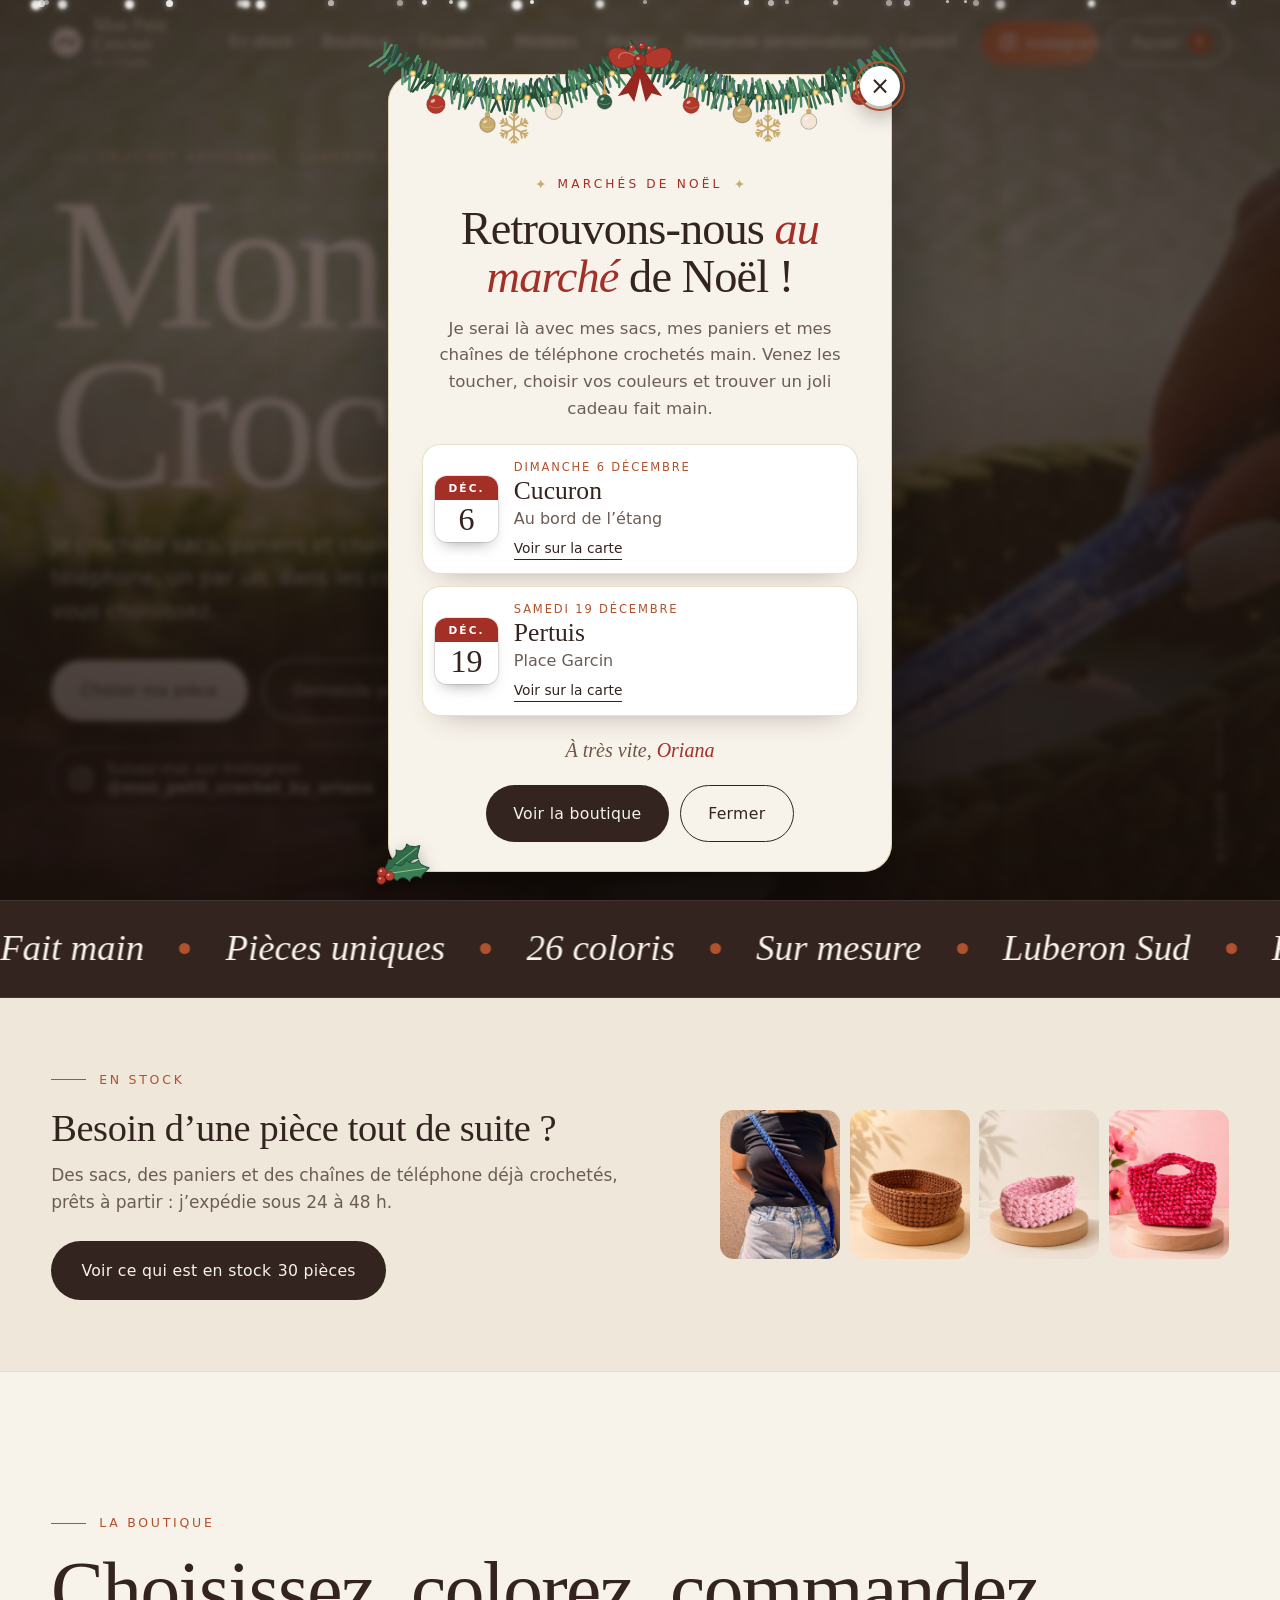
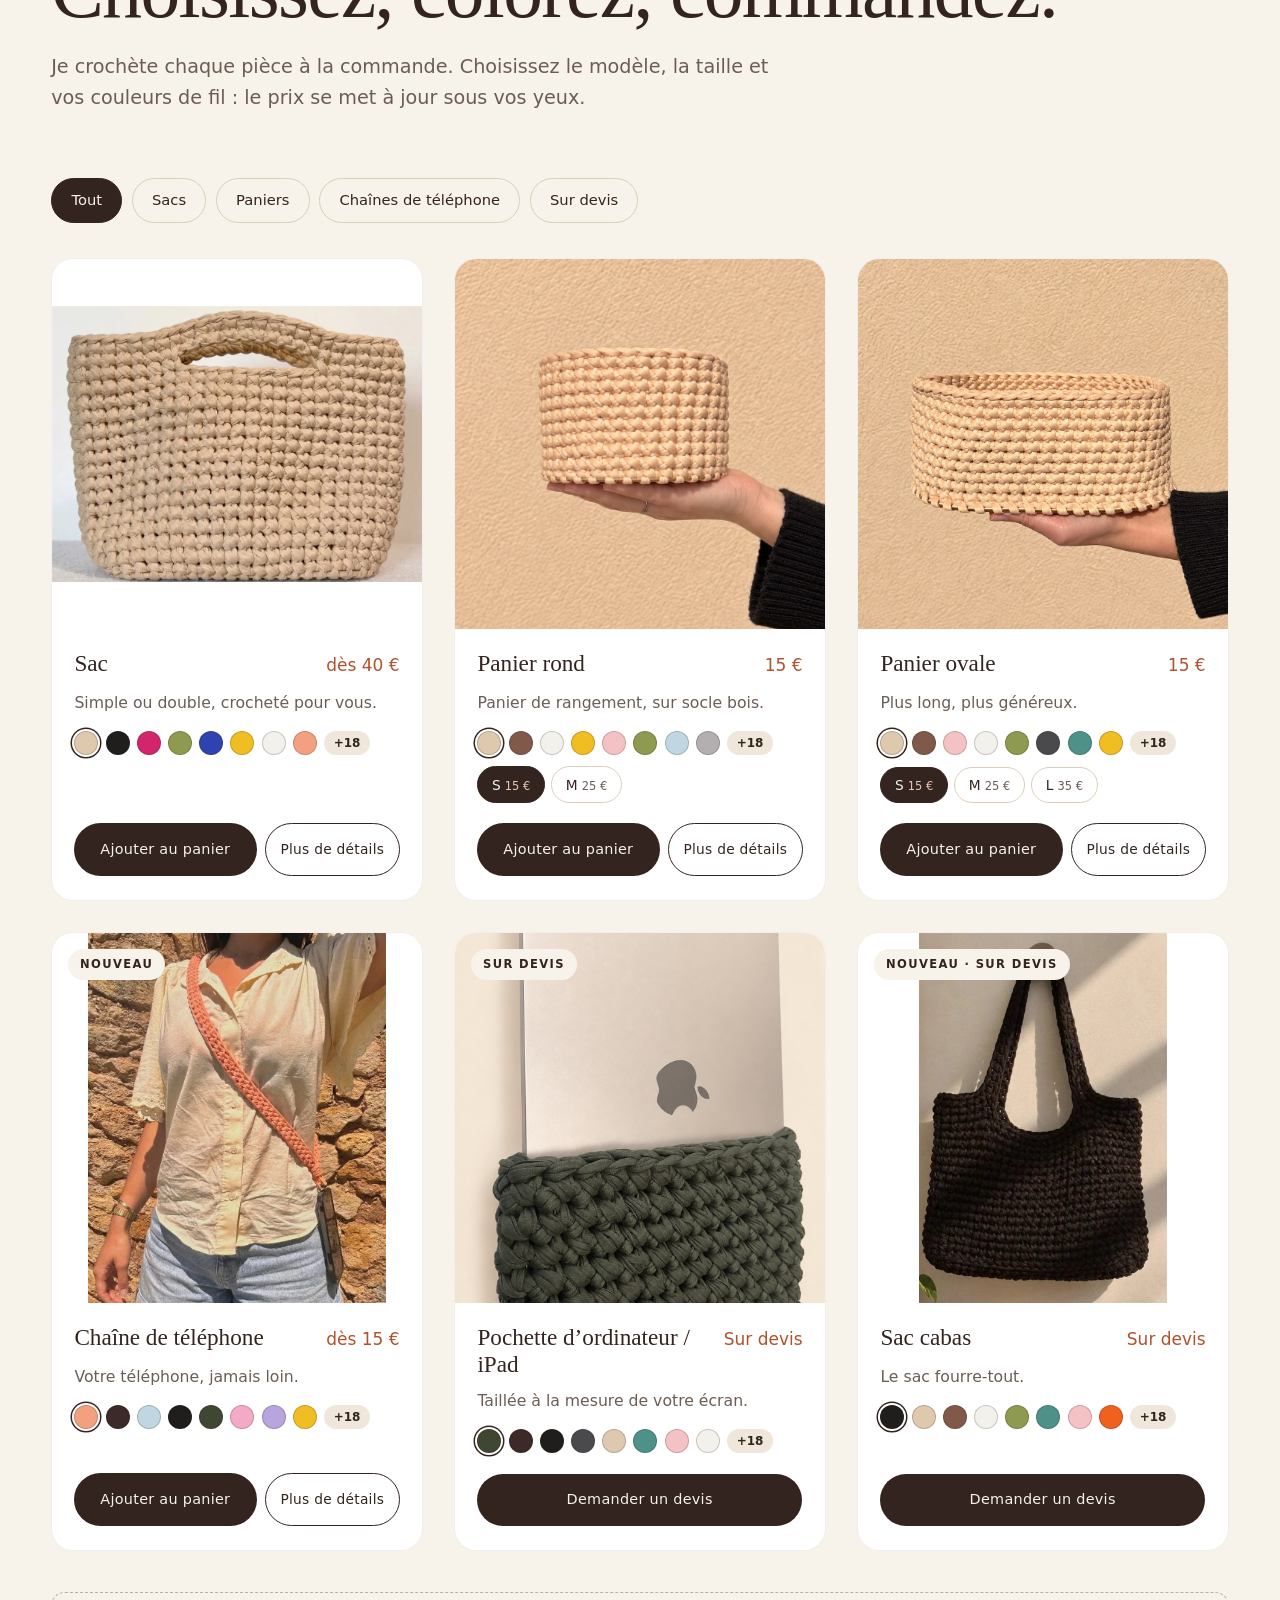
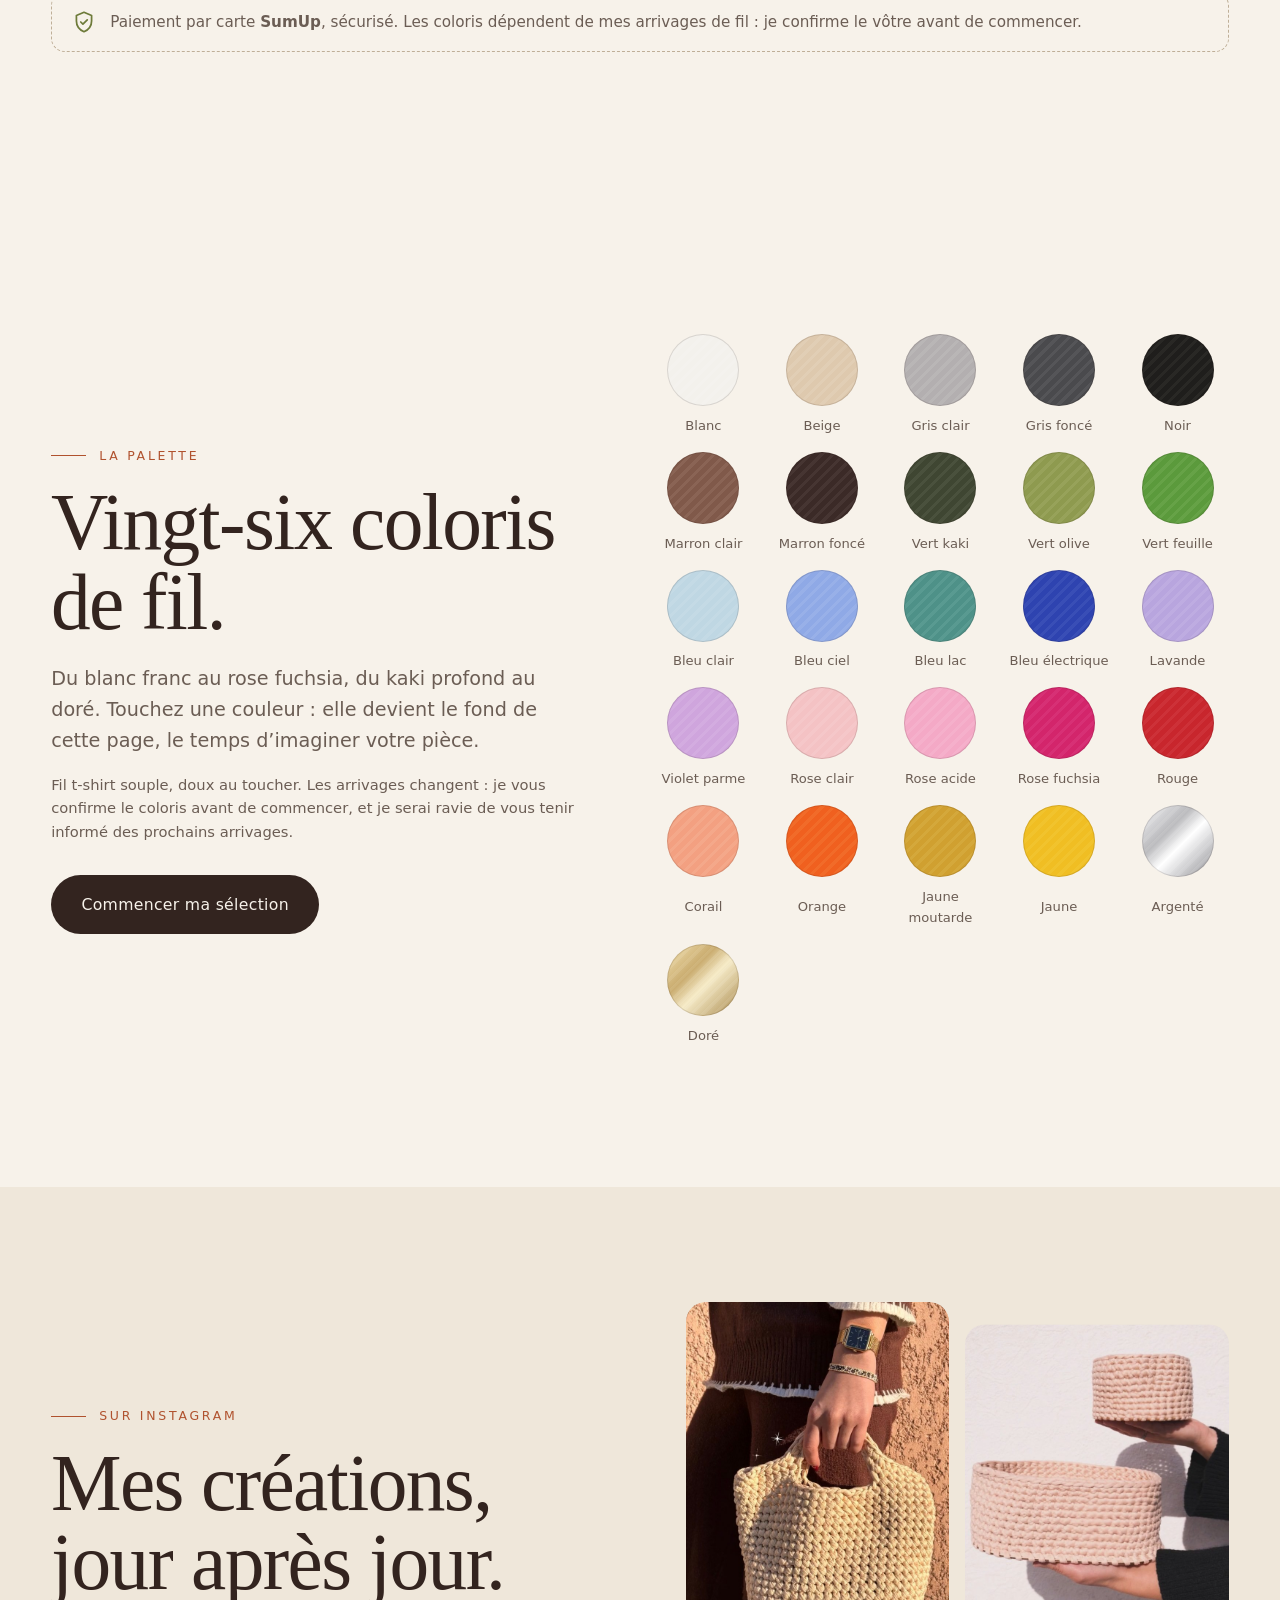
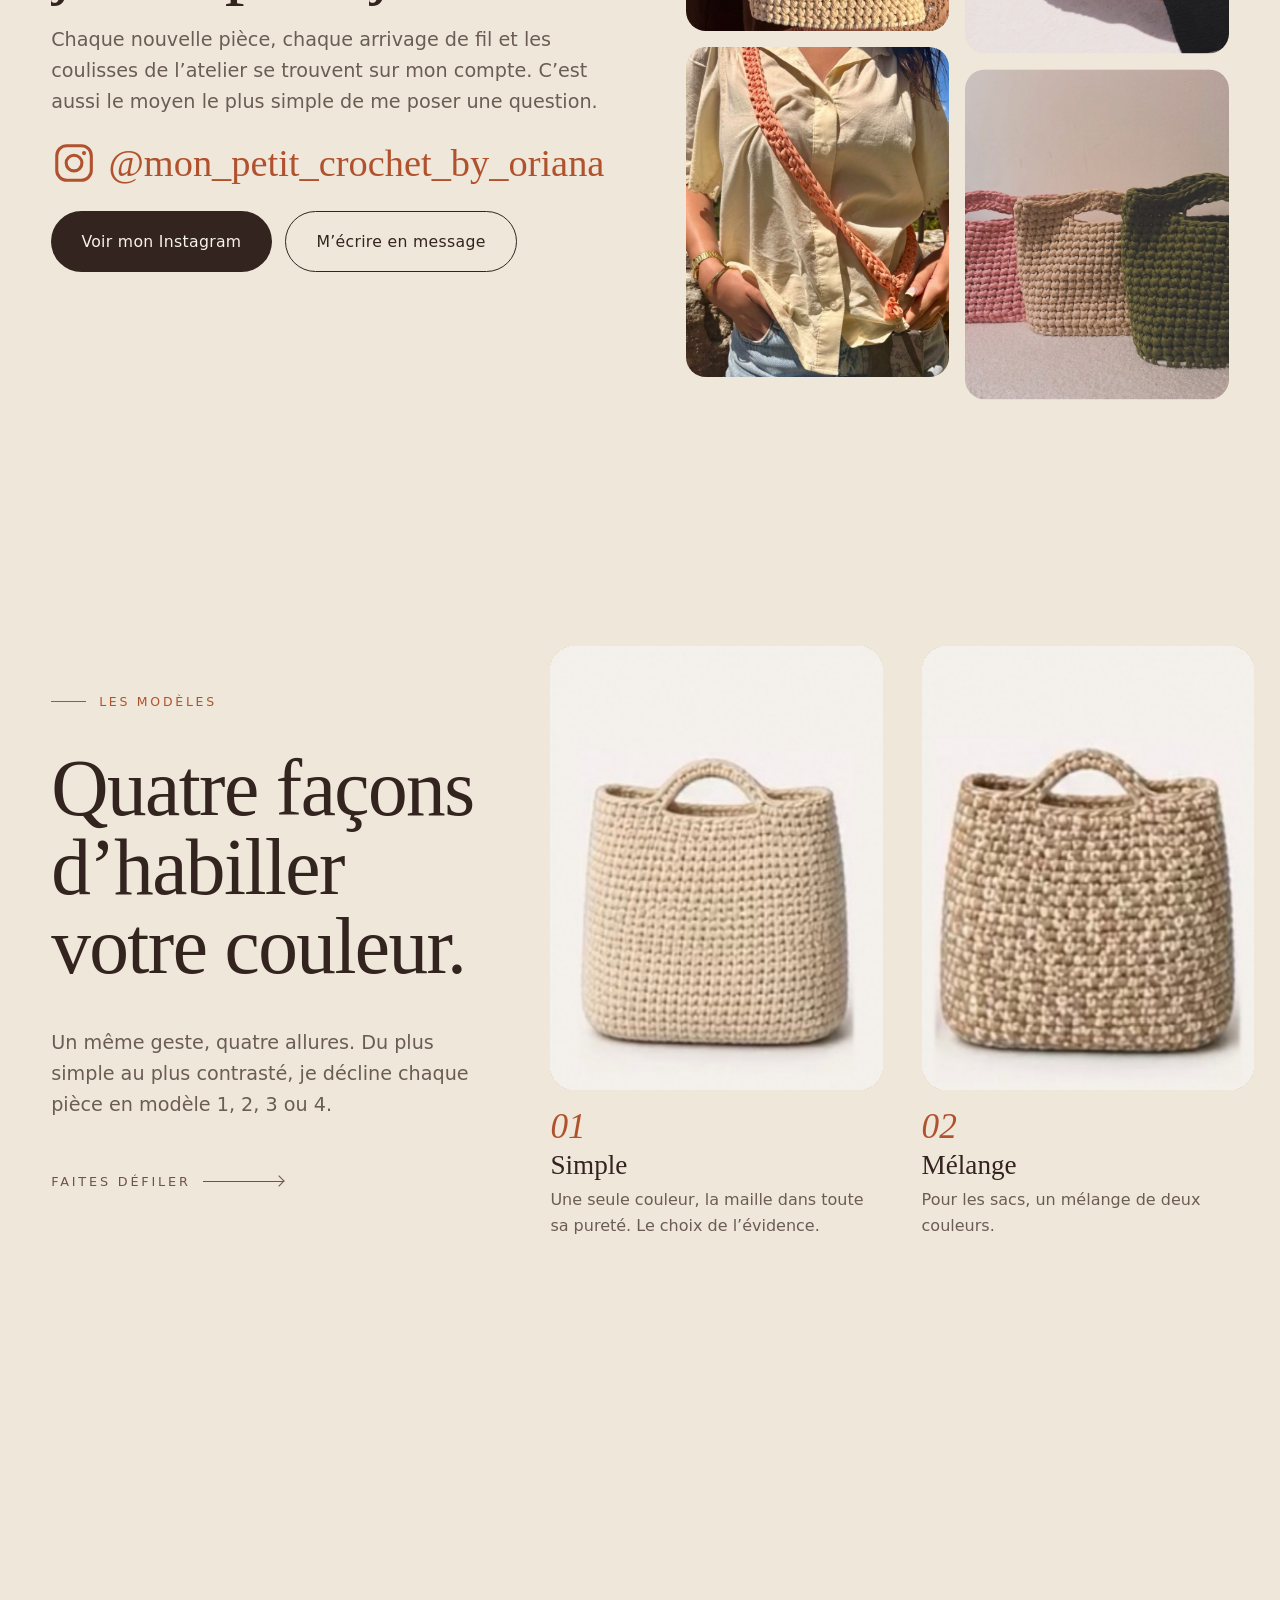
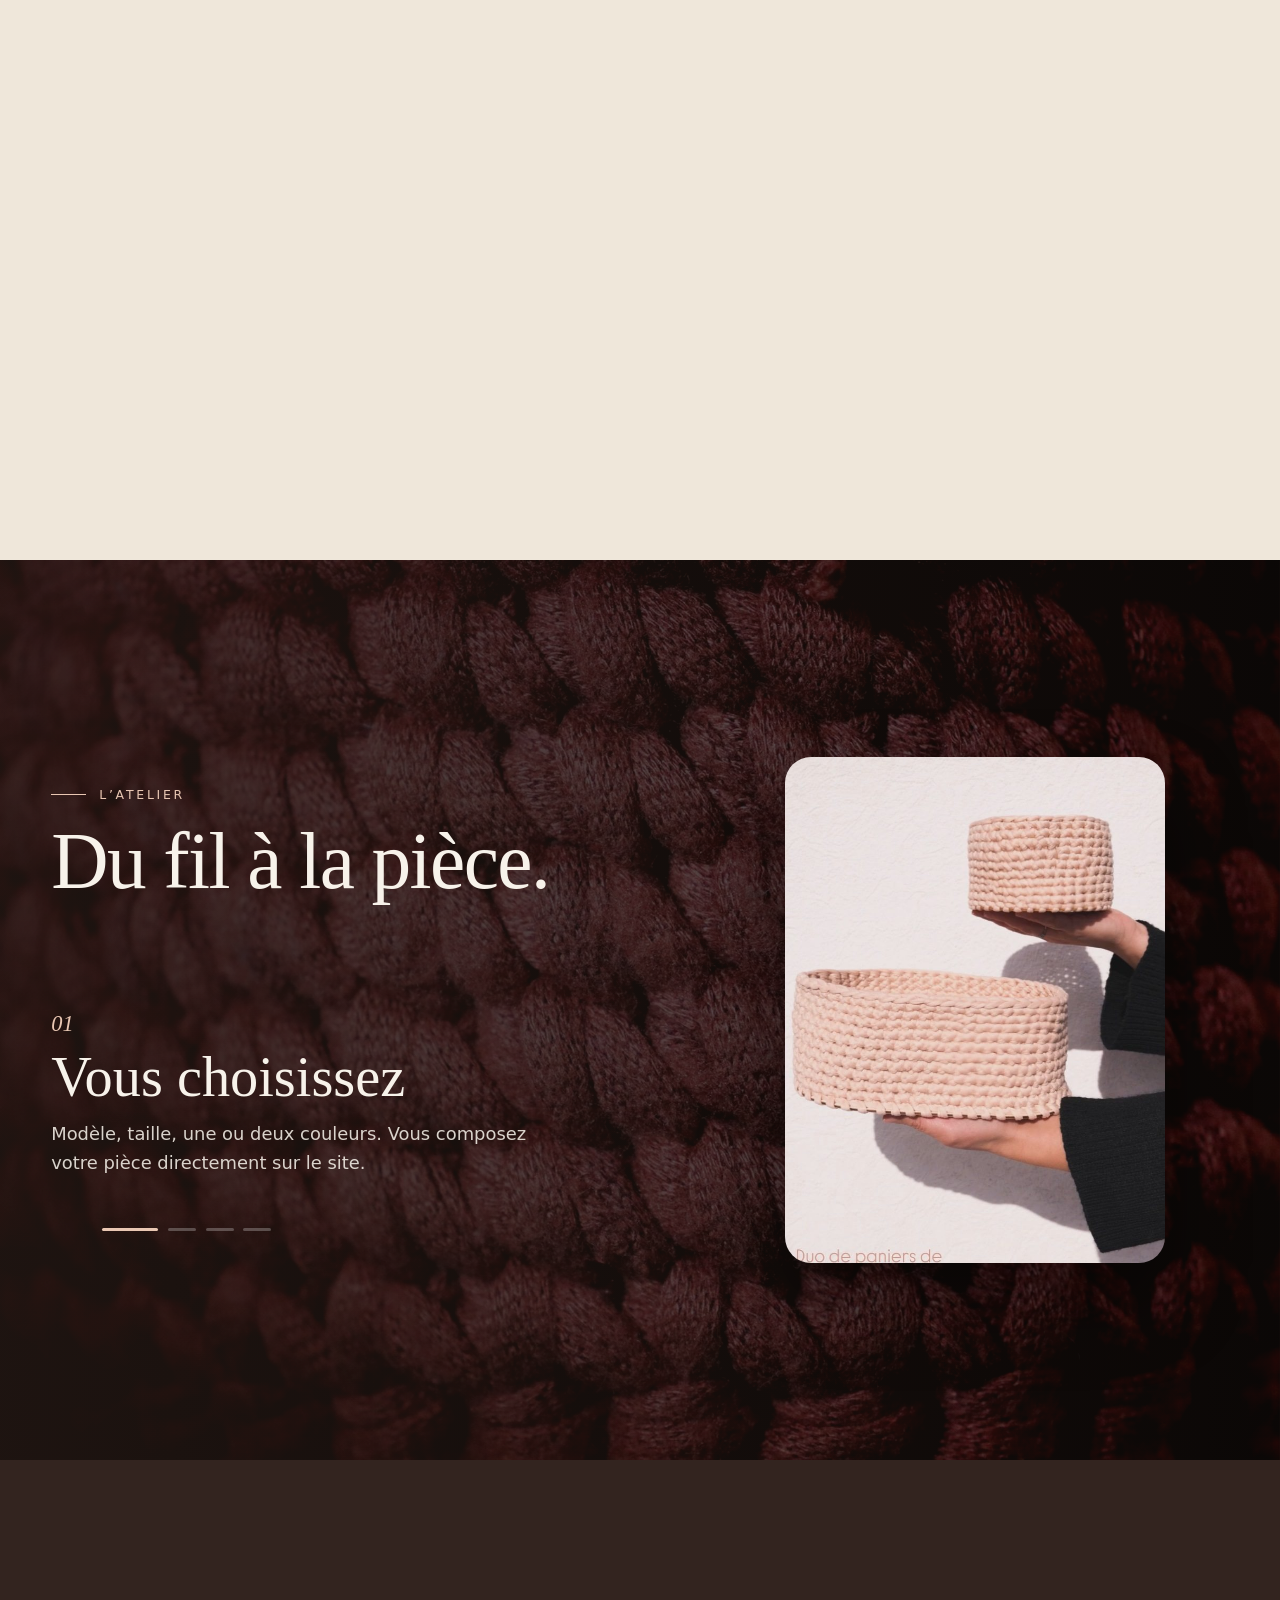
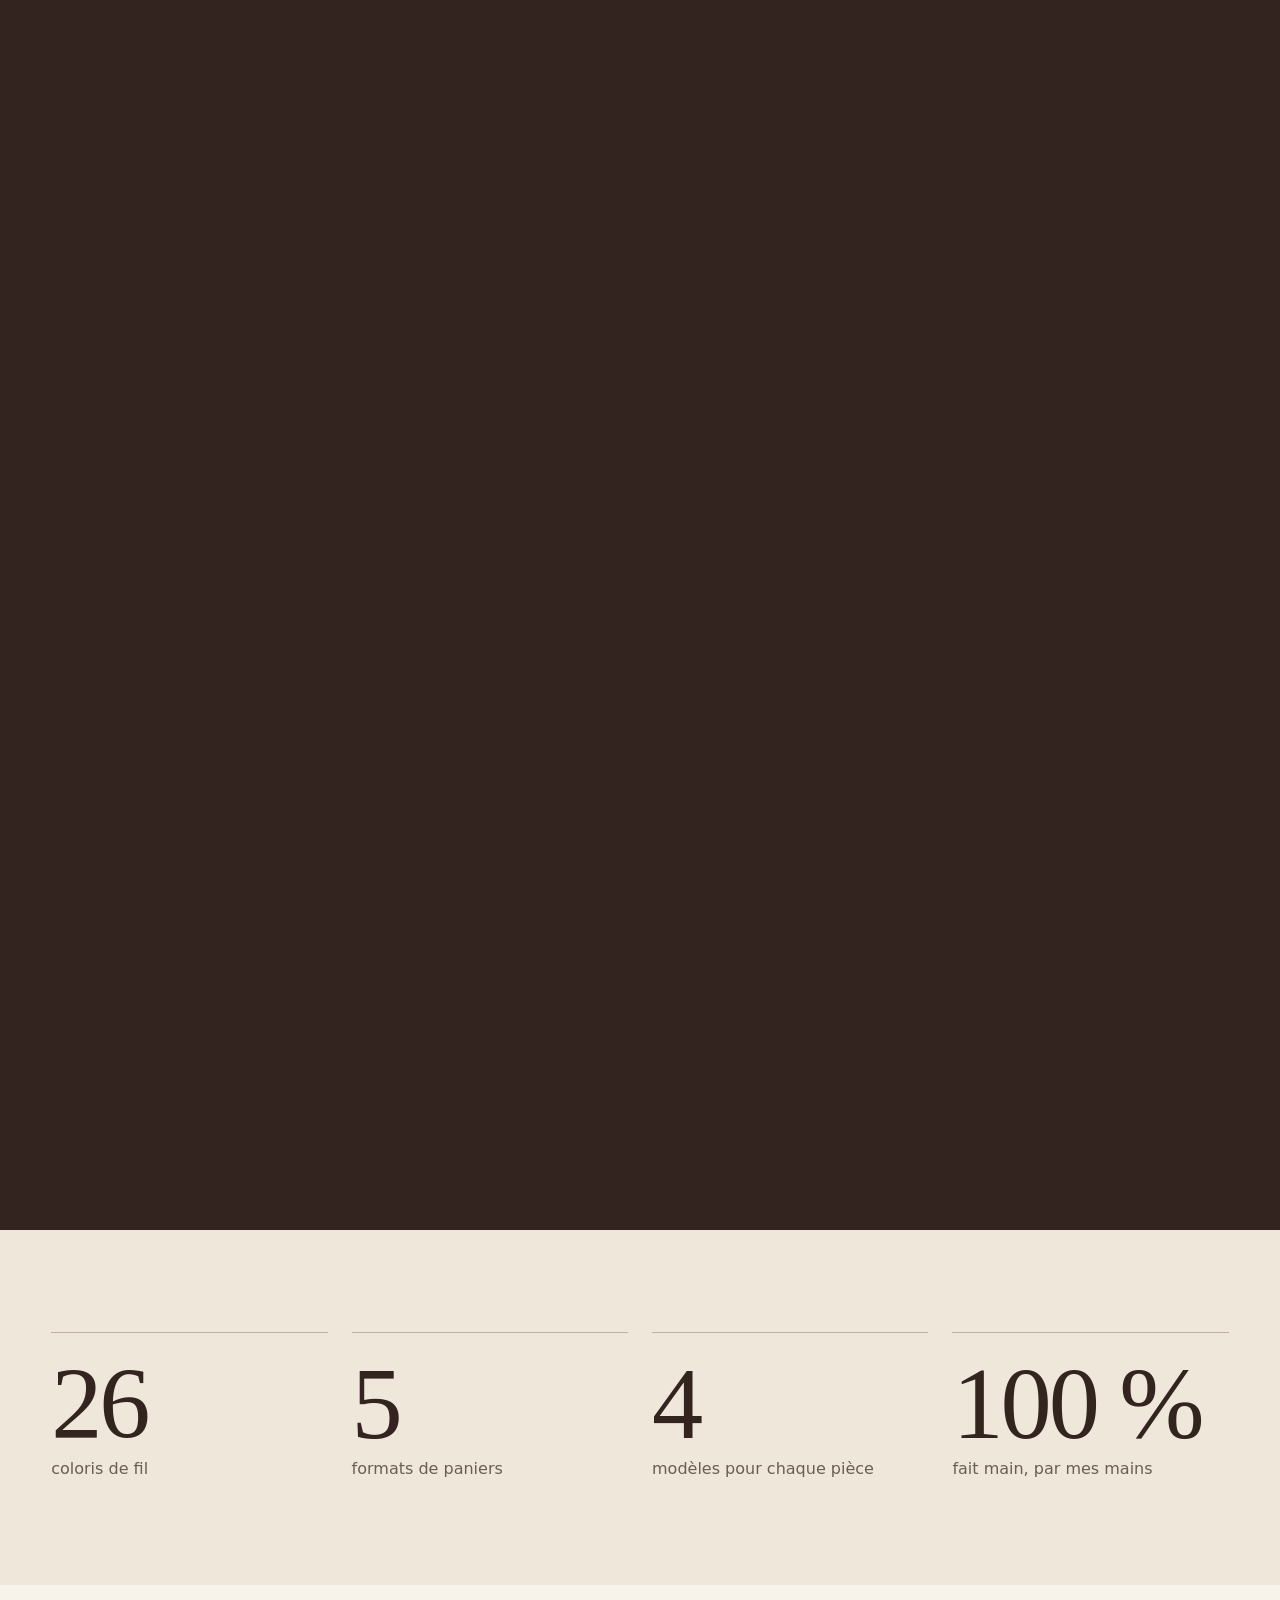
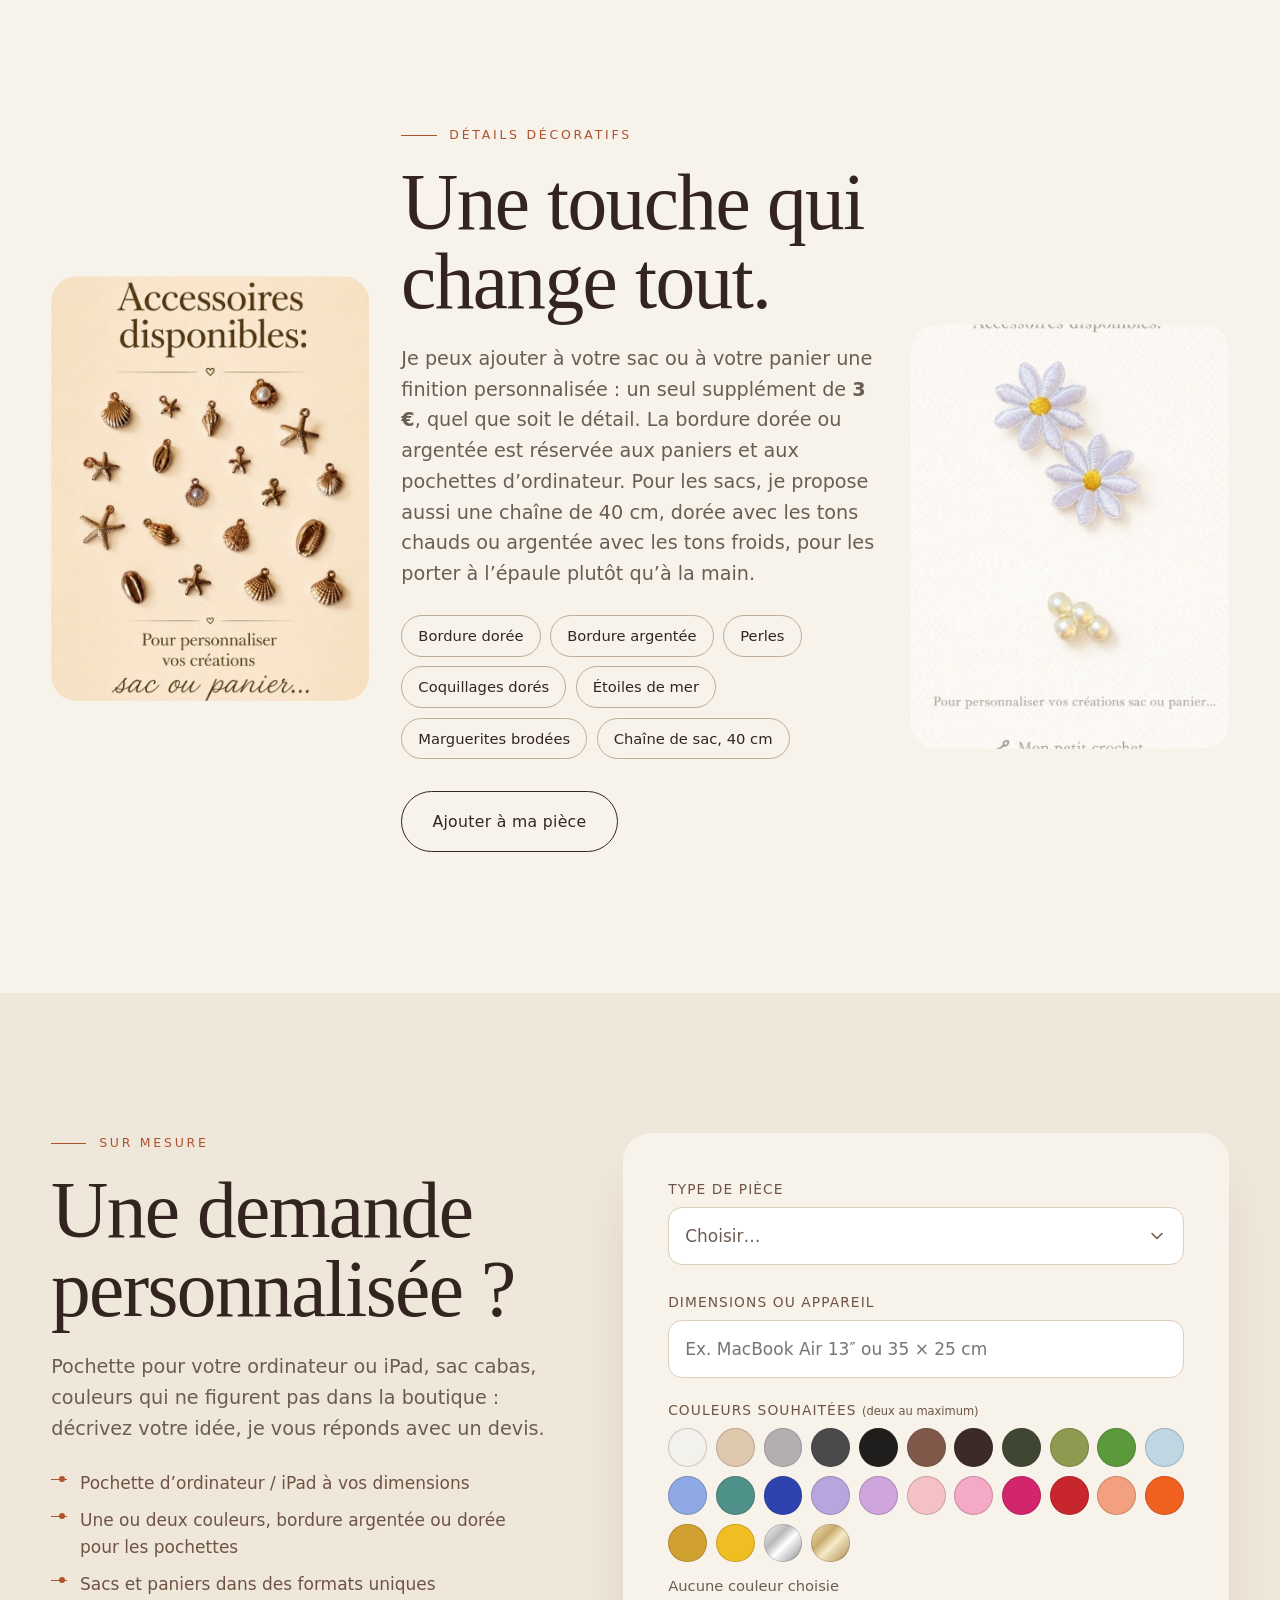
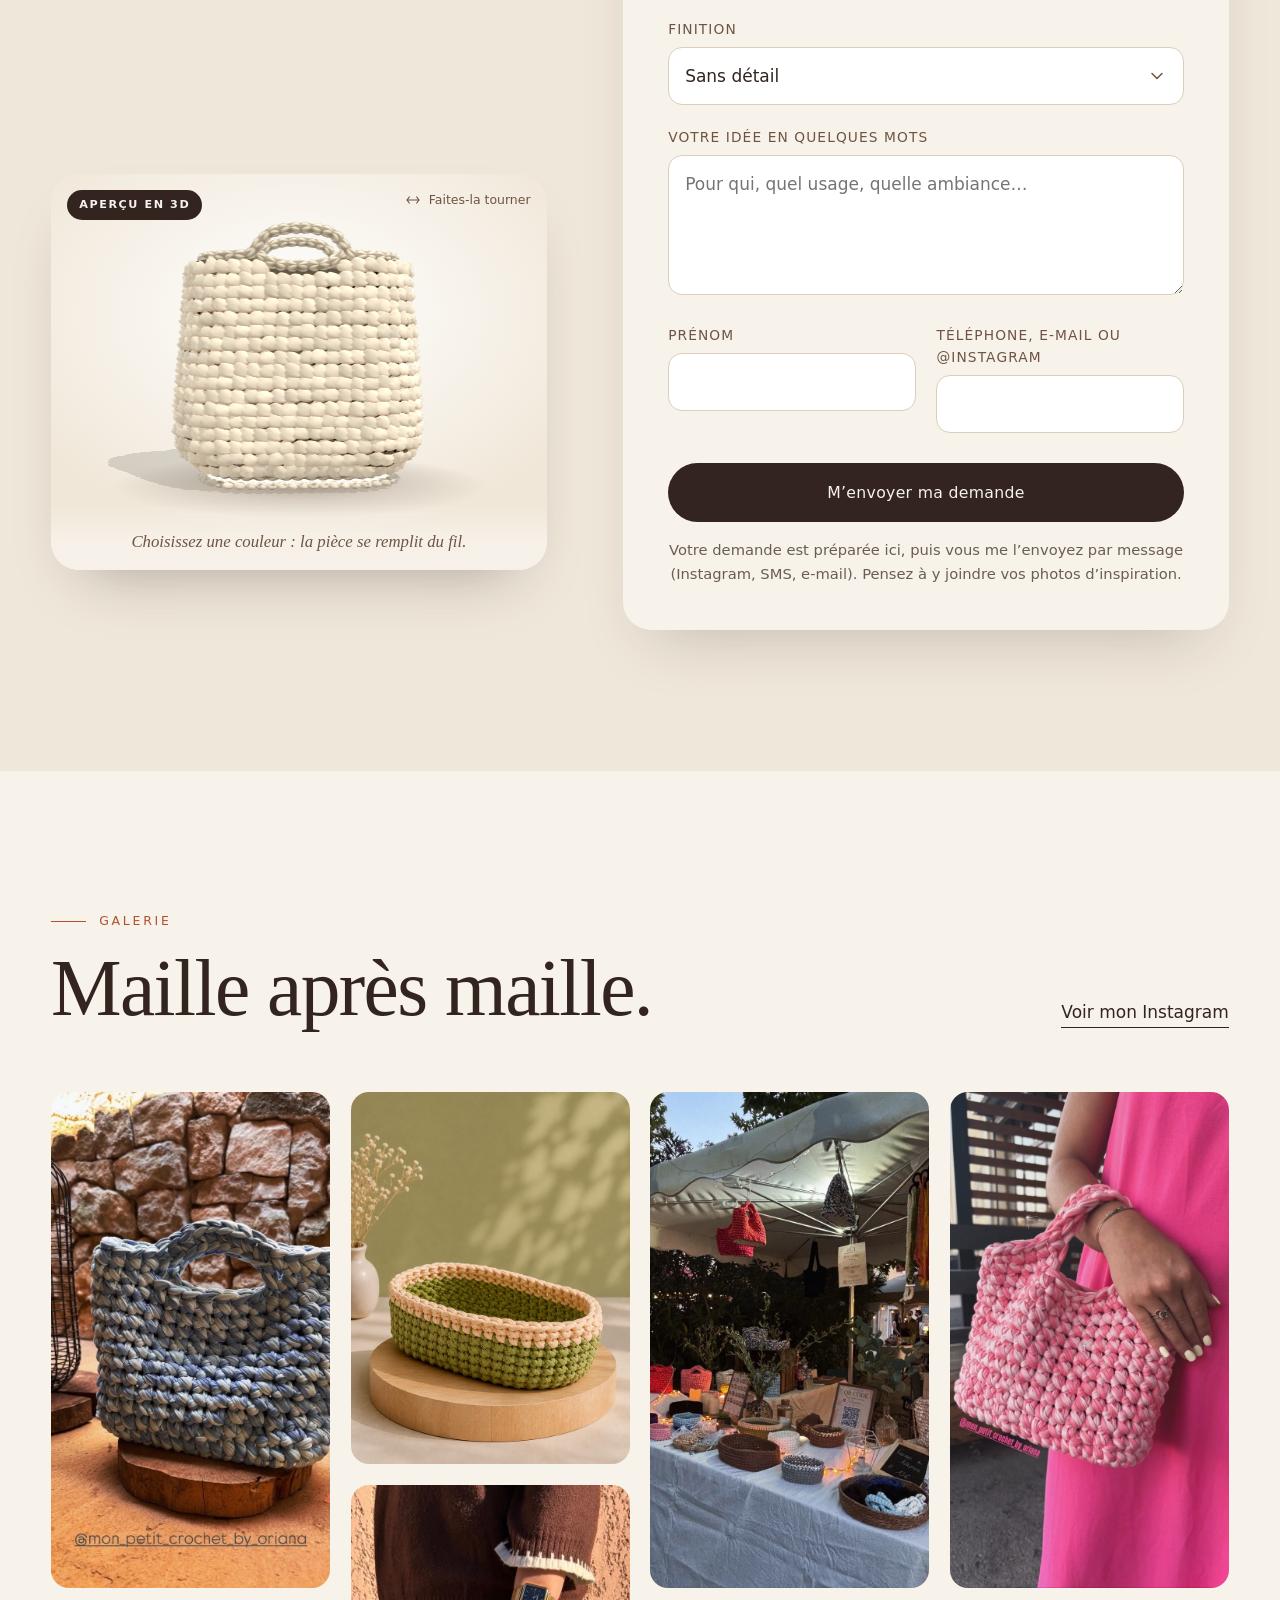
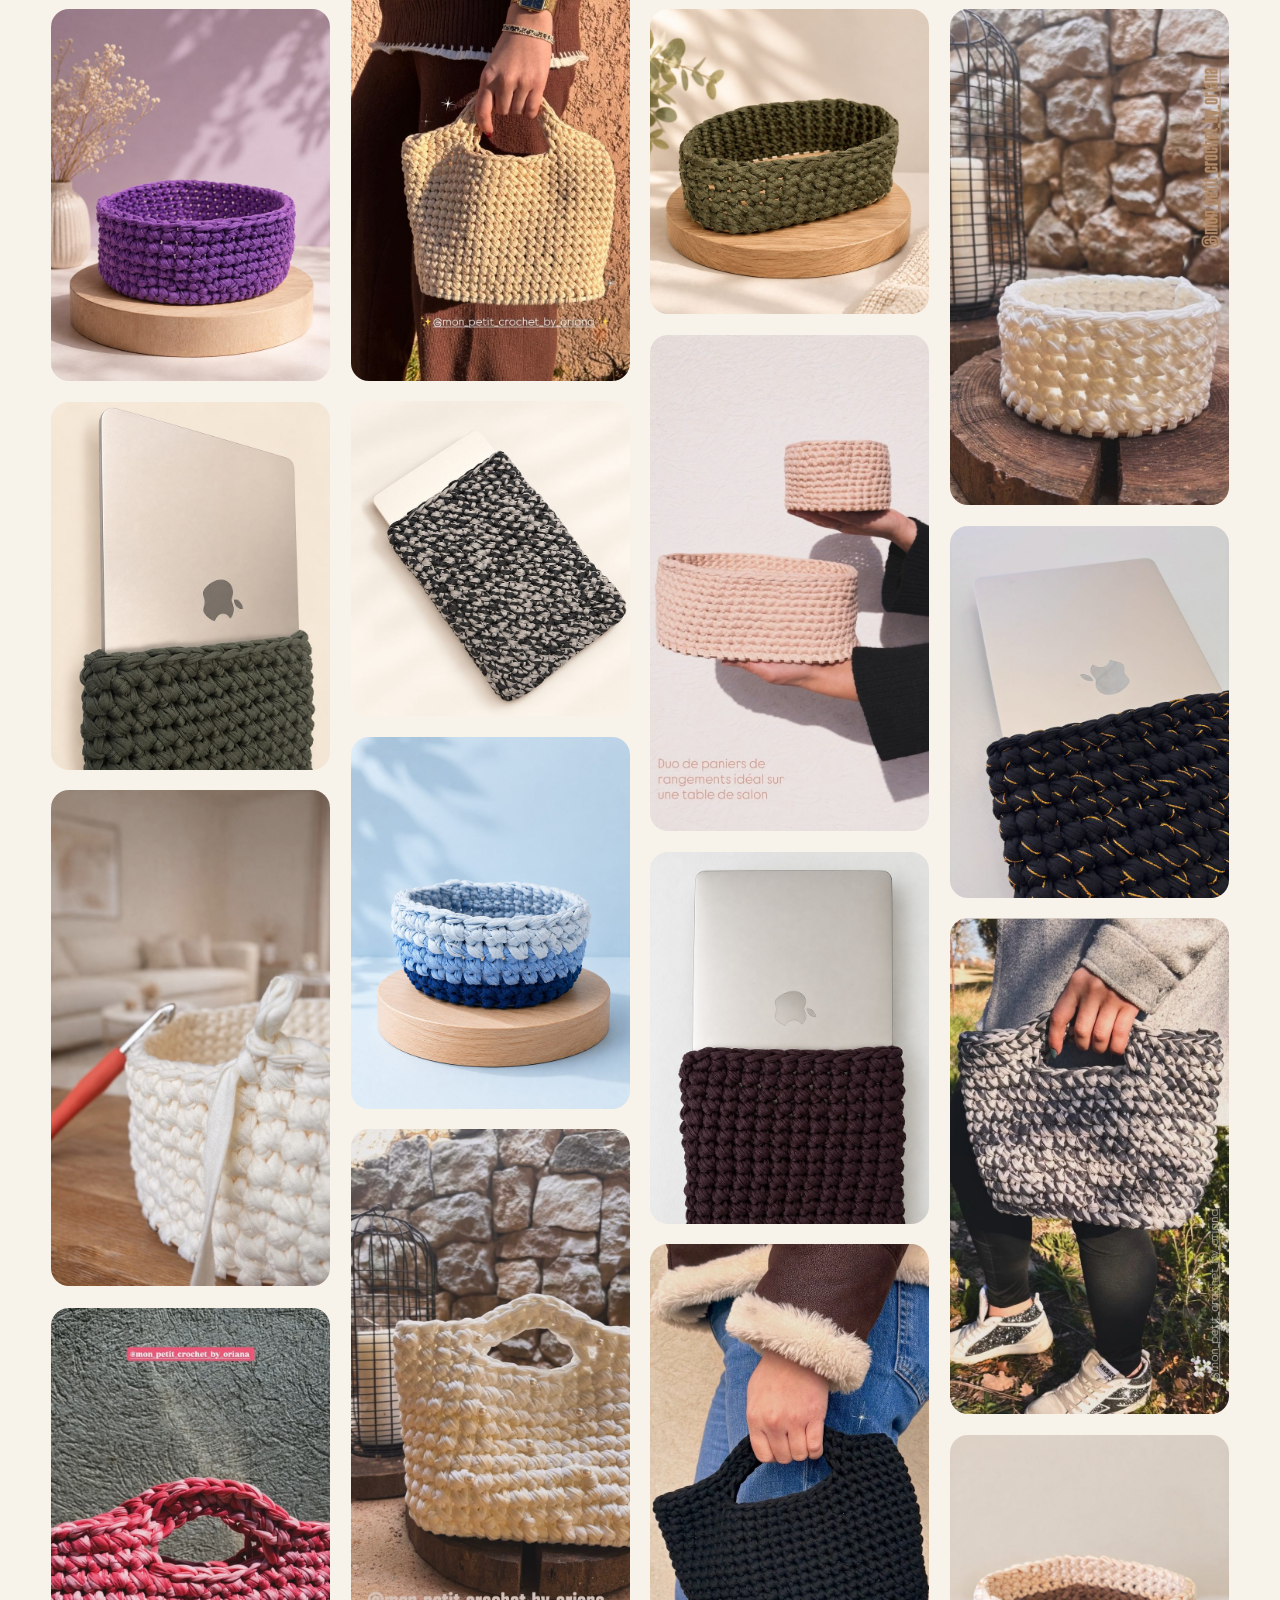
<file: index.html>
<!DOCTYPE html>
<html lang="fr">
<head>
<meta charset="utf-8">
<meta name="viewport" content="width=device-width, initial-scale=1">
<!-- Sécurité : le navigateur n'exécute que les scripts du site et ceux de SumUp (paiement) et Sendcloud (points relais), et ne charge que les services listés ici.
     Détail et mode d'emploi : securite/POINT-SECURITE.md. Si l'adresse du mini-serveur de paiement n'est pas en workers.dev, l'ajouter à connect-src.
     frame-src : « https: » (tout cadre en https) est VOULU et nécessaire : la validation 3-D Secure de la banque de la cliente s'affiche dans un cadre dont l'adresse dépend de chaque banque
     (SumUp y envoie le cadre, puis la banque) ; avec une liste d'adresses, le paiement par carte reste bloqué sur « Votre banque vous demande de valider le paiement » (constaté le 12 nov. 2026). -->
<meta http-equiv="Content-Security-Policy" content="default-src 'self'; script-src 'self' https://embed.sendcloud.sc https://*.sumup.com; style-src 'self' 'unsafe-inline' https://fonts.googleapis.com; font-src 'self' https://fonts.gstatic.com; img-src 'self' data: blob: https://static.sumup.com https://api.sumup.com; connect-src 'self' https://*.sumup.com https://*.workers.dev https://embed.sendcloud.sc; frame-src 'self' https:; object-src 'none'; base-uri 'self'; form-action 'self'">
<title>Mon Petit Crochet by Oriana · Sacs, paniers et chaînes de téléphone au crochet, faits main</title>
<meta name="description" content="Je crochète à la main sacs, paniers, chaînes de téléphone et pochettes, au pied du Luberon-Sud. Choisissez votre modèle, votre taille et vos couleurs de fil, commandez en ligne.">
<meta name="theme-color" content="#F7F2EA">
<meta property="og:title" content="Mon Petit Crochet by Oriana · Crochet artisanal fait main">
<meta property="og:description" content="Sacs, paniers, chaînes de téléphone : des pièces uniques et douces, que je crochète à la commande dans le coloris de votre choix.">
<meta property="og:type" content="website">
<meta property="og:locale" content="fr_FR">
<meta property="og:image" content="https://smartmoov59-tech.github.io/mon-petit-crochet/assets/img/og-cover.jpg">
<meta property="og:image:width" content="1200">
<meta property="og:image:height" content="630">
<meta property="og:url" content="https://smartmoov59-tech.github.io/mon-petit-crochet/">
<meta property="og:site_name" content="Mon Petit Crochet by Oriana">
<meta name="twitter:card" content="summary_large_image">
<link rel="canonical" href="https://smartmoov59-tech.github.io/mon-petit-crochet/">
<link rel="icon" href="data:image/svg+xml,%3Csvg xmlns='http://www.w3.org/2000/svg' viewBox='0 0 64 64'%3E%3Ccircle cx='32' cy='32' r='30' fill='%2333241F'/%3E%3Cpath d='M16 38c6-14 14-14 20-6s10 6 12-6' fill='none' stroke='%23F7F2EA' stroke-width='4' stroke-linecap='round'/%3E%3C/svg%3E">
<link rel="preconnect" href="https://fonts.googleapis.com">
<link rel="preconnect" href="https://fonts.gstatic.com" crossorigin>
<link href="https://fonts.googleapis.com/css2?family=Fraunces:ital,opsz,wght@0,9..144,300;0,9..144,400;0,9..144,500;1,9..144,300;1,9..144,400&family=Jost:wght@300;400;500;600&display=swap" rel="stylesheet">
<link rel="stylesheet" href="css/styles.css">
<script type="application/ld+json">
{
  "@context": "https://schema.org",
  "@type": "Store",
  "name": "Mon Petit Crochet by Oriana",
  "description": "Créatrice de pièces au crochet faites main : sacs, paniers de rangement, chaînes de téléphone et pochettes d'ordinateur, sur commande et personnalisables.",
  "image": "https://smartmoov59-tech.github.io/mon-petit-crochet/assets/img/og-cover.jpg",
  "url": "https://smartmoov59-tech.github.io/mon-petit-crochet/",
  "telephone": "+33650677950",
  "areaServed": "Luberon Sud, Provence-Alpes-Côte d'Azur, France",
  "address": { "@type": "PostalAddress", "addressRegion": "Provence-Alpes-Côte d'Azur", "addressCountry": "FR" },
  "sameAs": ["https://www.instagram.com/mon_petit_crochet_by_oriana/"],
  "paymentAccepted": "Carte bancaire (SumUp)",
  "priceRange": "15 € - 45 €",
  "makesOffer": [
    { "@type": "Offer", "itemOffered": { "@type": "Product", "name": "Panier rond ou ovale au crochet" }, "priceCurrency": "EUR", "price": "15" },
    { "@type": "Offer", "itemOffered": { "@type": "Product", "name": "Sac au crochet" }, "priceCurrency": "EUR", "price": "40" },
    { "@type": "Offer", "itemOffered": { "@type": "Product", "name": "Chaîne de téléphone au crochet" }, "priceCurrency": "EUR", "price": "15" }
  ]
}
</script>
</head>
<body class="is-loading">

<a class="skip" href="#boutique">Aller à la boutique</a>

<!-- ============ LOADER ============ -->
<div class="loader" id="loader" aria-hidden="true">
  <div class="loader__strips"><i></i><i></i><i></i><i></i><i></i><i></i><i></i><i></i></div>
  <div class="loader__inner">
    <svg class="loader__thread" viewBox="0 0 300 130" fill="none" stroke-linecap="round" stroke-linejoin="round">
      <defs>
        <radialGradient id="lbGrad" cx=".36" cy=".3" r=".8"><stop offset="0" stop-color="#F7D7BF"/><stop offset=".55" stop-color="#DC9A76"/><stop offset="1" stop-color="#A9613F"/></radialGradient>
        <radialGradient id="lbShade" cx=".35" cy=".28" r=".85"><stop offset=".45" stop-color="#2A140C" stop-opacity="0"/><stop offset="1" stop-color="#2A140C" stop-opacity=".5"/></radialGradient>
        <linearGradient id="lhGrad" x1="0" y1="0" x2="0" y2="1"><stop offset="0" stop-color="#F6D6BC"/><stop offset=".5" stop-color="#D68F66"/><stop offset="1" stop-color="#9C5636"/></linearGradient>
        <clipPath id="lbClip"><circle cx="46" cy="74" r="30"/></clipPath>
      </defs>
      <path id="loaderPath" d="M73 87C92 104 106 62 130 62S160 108 188 96S226 46 252 56S276 70 286 62" stroke="currentColor" stroke-width="2.4"/>
      <!-- la pelote : elle tourne et rétrécit pendant que le fil se déroule -->
      <g id="loaderBall">
        <g id="loaderSpin">
          <circle cx="46" cy="74" r="30" fill="url(#lbGrad)"/>
          <g clip-path="url(#lbClip)"><g transform="translate(46 74)" fill="none" stroke-width="2.3">
            <g stroke="#F6D3B8" opacity=".8"><path d="M-34-27Q0-43 34-27"/><path d="M-34-18Q0-34 34-18"/><path d="M-34-9Q0-25 34-9"/><path d="M-34 0Q0-16 34 0"/><path d="M-34 9Q0-7 34 9"/><path d="M-34 18Q0 2 34 18"/><path d="M-34 27Q0 11 34 27"/></g>
            <g stroke="#B9714E" opacity=".7" transform="rotate(60)"><path d="M-34-27Q0-43 34-27"/><path d="M-34-18Q0-34 34-18"/><path d="M-34-9Q0-25 34-9"/><path d="M-34 0Q0-16 34 0"/><path d="M-34 9Q0-7 34 9"/><path d="M-34 18Q0 2 34 18"/><path d="M-34 27Q0 11 34 27"/></g>
            <g stroke="#F6D3B8" opacity=".55" transform="rotate(-60)"><path d="M-34-27Q0-43 34-27"/><path d="M-34-18Q0-34 34-18"/><path d="M-34-9Q0-25 34-9"/><path d="M-34 0Q0-16 34 0"/><path d="M-34 9Q0-7 34 9"/><path d="M-34 18Q0 2 34 18"/><path d="M-34 27Q0 11 34 27"/></g>
          </g></g>
        </g>
        <circle cx="46" cy="74" r="30" fill="url(#lbShade)"/>
      </g>
      <!-- le crochet : sa pointe mène le fil, à la fin une petite boucle se forme -->
      <g id="loaderHook">
        <g transform="scale(1.05)">
          <path d="M2 0C2-1.8.5-2.6-1.5-2.5L-4-2.5C-5.5-2.5-6-.6-8-.6C-10-.6-10.5-2.5-12-2.5L-34-2.5C-36-2.5-37-4.2-40-4.2L-56-4.2C-59-4.2-60-2.5-62-2.5L-92-2.5C-97-2.5-97 2.5-92 2.5L-62 2.5C-60 2.5-59 4.2-56 4.2L-40 4.2C-37 4.2-36 2.5-34 2.5L-1.5 2.5C.5 2.5 2 1.8 2 0Z" fill="url(#lhGrad)" stroke="#8C4A2C" stroke-width=".6"/>
          <path d="M-14-1.6L-90-1.6" stroke="#FFF1E4" stroke-opacity=".55" stroke-width=".9"/>
          <g transform="translate(-8 -1)"><g id="loaderLoop" transform="scale(0)"><ellipse rx="5.5" ry="4" stroke="currentColor" stroke-width="1.8"/></g></g>
        </g>
      </g>
    </svg>
    <p class="loader__title"><span>Mon petit crochet</span></p>
    <p class="loader__sub">by Oriana</p>
    <p class="loader__count"><span id="loaderCount">0</span>%</p>
  </div>
</div>

<div class="progress" aria-hidden="true"><span id="progressBar"></span></div>

<!-- ============ EN-TÊTE ============ -->
<header class="header" id="header">
  <a href="#top" class="logo" aria-label="Mon Petit Crochet by Oriana, retour en haut">
    <svg viewBox="0 0 64 64" aria-hidden="true"><circle cx="32" cy="32" r="30" fill="currentColor"/><path d="M16 38c6-14 14-14 20-6s10 6 12-6" fill="none" stroke="var(--ivory)" stroke-width="4" stroke-linecap="round"/></svg>
    <span>Mon Petit Crochet<small>by Oriana</small></span>
  </a>
  <nav class="nav" aria-label="Navigation principale">
    <a href="#boutique" data-t="header.a1">Boutique</a>
    <a href="#couleurs" data-t="header.a2">Couleurs</a>
    <a href="#modeles" data-t="header.a3">Modèles</a>
    <a href="#atelier" data-t="header.a4">Atelier</a>
    <a href="#sur-mesure" data-t="header.a5">Demande personnalisée</a>
    <a href="#contact" data-t="header.a6">Contact</a>
  </nav>
  <div class="header__actions">
    <a class="insta-btn" href="https://www.instagram.com/mon_petit_crochet_by_oriana/" target="_blank" rel="noopener" aria-label="Mon Instagram : @mon_petit_crochet_by_oriana">
      <svg viewBox="0 0 24 24" aria-hidden="true"><rect x="3" y="3" width="18" height="18" rx="5.2" fill="none" stroke="currentColor" stroke-width="1.7"/><circle cx="12" cy="12" r="4.1" fill="none" stroke="currentColor" stroke-width="1.7"/><circle cx="17.2" cy="6.8" r="1.1" fill="currentColor"/></svg>
      <span class="insta-btn__label" data-t="header.span1">Instagram</span>
    </a>
    <button class="cart-btn" id="cartOpen" aria-label="Ouvrir le panier" aria-haspopup="dialog">
      <svg viewBox="0 0 24 24" aria-hidden="true"><path d="M5 8h14l-1.2 11.2a2 2 0 0 1-2 1.8H8.2a2 2 0 0 1-2-1.8L5 8zM9 8V6.5a3 3 0 0 1 6 0V8" fill="none" stroke="currentColor" stroke-width="1.6" stroke-linecap="round" stroke-linejoin="round"/></svg>
      <span class="cart-btn__label" data-t="header.span2">Panier</span><span class="cart-btn__count" id="cartCount">0</span>
    </button>
    <button class="burger" id="burger" aria-label="Ouvrir le menu" aria-expanded="false" aria-controls="menu"><span></span><span></span></button>
  </div>
</header>

<div class="menu" id="menu" aria-hidden="true">
  <nav aria-label="Menu mobile">
    <a href="#boutique">Boutique</a>
    <a href="#couleurs">Couleurs</a>
    <a href="#modeles">Modèles</a>
    <a href="#atelier">Atelier</a>
    <a href="#sur-mesure">Demande personnalisée</a>
    <a href="#instagram">Instagram</a>
    <a href="#contact">Contact</a>
  </nav>
  <p class="menu__foot">Crochet artisanal · Luberon Sud</p>
</div>

<main id="top">

<!-- ============ HERO ============ -->
<section class="hero" id="hero" aria-label="Accueil">
  <div class="hero__bg" data-hero-bg>
    <img class="hero__video" src="assets/img/hero-lac.jpg" alt="" width="1080" height="1922" fetchpriority="high" decoding="async" data-img="hero.img1">
    <div class="hero__veil"></div>
  </div>

  <div class="hero__content" data-hero-mid>
    <p class="eyebrow hero__eyebrow" data-t="hero.p1">Crochet artisanal · Luberon Sud</p>
    <h1 class="hero__title" aria-label="Mon Petit Crochet by Oriana">
      <span class="line"><span data-split="chars" data-t="hero.span1">Mon Petit</span></span>
      <span class="line"><span data-split="chars" data-t="hero.span2">Crochet</span><em class="by">by Oriana</em></span>
    </h1>
    <p class="hero__lead" data-t="hero.p2">Je crochète sacs, paniers et chaînes de téléphone, un par un, dans les couleurs que vous choisissez.</p>
    <div class="hero__cta">
      <a href="#boutique" class="btn btn--fill magnetic"><span data-t="hero.span3">Choisir ma pièce</span></a>
      <a href="#sur-mesure" class="btn btn--ghost magnetic"><span data-t="hero.span4">Demande personnalisée</span></a>
    </div>
    <a class="hero__insta" href="https://www.instagram.com/mon_petit_crochet_by_oriana/" target="_blank" rel="noopener">
      <svg viewBox="0 0 24 24" aria-hidden="true"><rect x="3" y="3" width="18" height="18" rx="5.2" fill="none" stroke="currentColor" stroke-width="1.7"/><circle cx="12" cy="12" r="4.1" fill="none" stroke="currentColor" stroke-width="1.7"/><circle cx="17.2" cy="6.8" r="1.1" fill="currentColor"/></svg>
      <span>Suivez-moi sur Instagram <b>@mon_petit_crochet_by_oriana</b></span>
    </a>
  </div>
  <a href="#boutique" class="hero__scroll" aria-label="Défiler vers la boutique"><span></span>Défiler</a>
</section>

<!-- ============ MARQUEE ============ -->
<div class="marquee" aria-hidden="true" data-marquee>
  <div class="marquee__track">
    <span>Fait main</span><i></i><span>Pièces uniques</span><i></i><span>26 coloris</span><i></i><span>Sur mesure</span><i></i><span>Luberon Sud</span><i></i><span>Fil t-shirt</span><i></i>
    <span>Fait main</span><i></i><span>Pièces uniques</span><i></i><span>26 coloris</span><i></i><span>Sur mesure</span><i></i><span>Luberon Sud</span><i></i><span>Fil t-shirt</span><i></i>
  </div>
</div>

<!-- ============ BANDEAU « EN STOCK » : renvoie vers en-stock.html ; alimenté par l'espace pro d'Oriana (pièces en stock) ; disparaît s'il n'y a aucune pièce en stock ============ -->
<section class="stockbanner" id="enStock" aria-labelledby="enStockTitle" hidden>
  <div class="wrap stockbanner__in">
    <div class="stockbanner__txt">
      <p class="eyebrow" data-t="enstock.eyebrow">En stock</p>
      <h2 id="enStockTitle" class="h3" data-t="enstock.titre">Besoin d’une pièce tout de suite ?</h2>
      <p data-t="enstock.texte">Des sacs, des paniers et des chaînes de téléphone déjà crochetés, prêts à partir : j’expédie sous 24 à 48 h.</p>
      <a class="btn btn--fill magnetic" href="en-stock.html"><span><span data-t="enstock.bouton">Voir ce qui est en stock</span><b id="enStockCount"></b></span></a>
    </div>
    <div class="stockbanner__thumbs" id="enStockThumbs" aria-hidden="true"></div>
  </div>
</section>

<!-- Les nouveautés d'Oriana (articles « sur commande » de son espace pro, js/content.js) s'affichent dans la grille de la boutique ci-dessous, à côté des pièces d'origine : voir renderGrid dans js/shop.js. Les pièces en stock sont sur en-stock.html. -->

<!-- ============ BOUTIQUE ============ -->
<section class="section shop" id="boutique" aria-labelledby="shopTitle">
  <div class="wrap">
    <header class="section__head">
      <p class="eyebrow" data-reveal data-t="boutique.p1">La boutique</p>
      <h2 id="shopTitle" class="h2" data-split="words" data-t="boutique.h21">Choisissez, colorez, commandez.</h2>
      <p class="lead" data-reveal data-t="boutique.p2">Je crochète chaque pièce à la commande. Choisissez le modèle, la taille et vos couleurs de fil : le prix se met à jour sous vos yeux.</p>
    </header>

    <div class="filters" role="group" aria-label="Filtrer les pièces" id="filters" data-reveal></div>
    <div class="grid" id="productGrid"></div>

    <p class="shop__note" data-reveal>
      <svg viewBox="0 0 24 24" aria-hidden="true"><path d="M12 3l7 3v5c0 4.4-3 8.2-7 10-4-1.8-7-5.6-7-10V6l7-3z" fill="none" stroke="currentColor" stroke-width="1.6" stroke-linejoin="round"/><path d="M9 12l2 2 4-4" fill="none" stroke="currentColor" stroke-width="1.6" stroke-linecap="round" stroke-linejoin="round"/></svg>
      <span data-t="boutique.span1">Paiement par carte <strong>SumUp</strong>, sécurisé. Les coloris dépendent de mes arrivages de fil : je confirme le vôtre avant de commencer.</span>
    </p>
  </div>
</section>

<!-- ============ COULEURS ============ -->
<section class="section colors" id="couleurs" aria-labelledby="colorsTitle">
  <div class="wrap colors__grid">
    <div class="colors__txt">
      <p class="eyebrow" data-reveal data-t="couleurs.p1">La palette</p>
      <h2 id="colorsTitle" class="h2" data-split="words" data-t="couleurs.h21">Vingt-six coloris de fil.</h2>
      <p class="lead" data-reveal data-t="couleurs.p2">Du blanc franc au rose fuchsia, du kaki profond au doré. Touchez une couleur : elle devient le fond de cette page, le temps d’imaginer votre pièce.</p>
      <p class="small" data-reveal data-t="couleurs.p3">Fil t-shirt souple, doux au toucher. Les arrivages changent : je vous confirme le coloris avant de commencer, et je serai ravie de vous tenir informé des prochains arrivages.</p>
      <a href="#boutique" class="btn btn--fill magnetic" data-reveal><span data-t="couleurs.span1">Commencer ma sélection</span></a>
    </div>
    <div class="colors__wall" id="colorWall" role="list" aria-label="Palette des coloris"></div>
  </div>
</section>

<!-- ============ INSTAGRAM ============ -->
<section class="insta" id="instagram" aria-labelledby="instaTitle">
  <div class="wrap insta__grid">
    <div class="insta__txt">
      <p class="eyebrow" data-reveal data-t="instagram.p1">Sur Instagram</p>
      <h2 id="instaTitle" class="h2" data-split="words" data-t="instagram.h21">Mes créations, jour après jour.</h2>
      <p class="lead" data-reveal data-t="instagram.p2">Chaque nouvelle pièce, chaque arrivage de fil et les coulisses de l’atelier se trouvent sur mon compte. C’est aussi le moyen le plus simple de me poser une question.</p>
      <a class="insta__handle" href="https://www.instagram.com/mon_petit_crochet_by_oriana/" target="_blank" rel="noopener" data-reveal>
        <svg viewBox="0 0 24 24" aria-hidden="true"><rect x="3" y="3" width="18" height="18" rx="5.2" fill="none" stroke="currentColor" stroke-width="1.6"/><circle cx="12" cy="12" r="4.1" fill="none" stroke="currentColor" stroke-width="1.6"/><circle cx="17.2" cy="6.8" r="1.1" fill="currentColor"/></svg>
        <span>@mon_petit_crochet_by_oriana</span>
      </a>
      <div class="insta__cta" data-reveal>
        <a class="btn btn--fill magnetic" href="https://www.instagram.com/mon_petit_crochet_by_oriana/" target="_blank" rel="noopener"><span data-t="instagram.span1">Voir mon Instagram</span></a>
        <a class="btn btn--ghost magnetic" href="https://ig.me/m/mon_petit_crochet_by_oriana" target="_blank" rel="noopener"><span data-t="instagram.span2">M’écrire en message</span></a>
      </div>
    </div>
    <ul class="insta__tiles" aria-label="Quelques photos de mon Instagram">
      <li><a href="https://www.instagram.com/mon_petit_crochet_by_oriana/" target="_blank" rel="noopener" tabindex="-1"><img src="assets/img/sac-beige-main.jpg" alt="Sac beige au crochet" loading="lazy" width="720" height="900" data-img="instagram.img1"></a></li>
      <li><a href="https://www.instagram.com/mon_petit_crochet_by_oriana/" target="_blank" rel="noopener" tabindex="-1"><img src="assets/img/paniers-duo-rose.jpg" alt="Duo de paniers au crochet" loading="lazy" width="720" height="900" data-img="instagram.img2"></a></li>
      <li><a href="https://www.instagram.com/mon_petit_crochet_by_oriana/" target="_blank" rel="noopener" tabindex="-1"><img src="assets/img/cordon-corail.jpg" alt="Chaîne de téléphone corail" loading="lazy" width="720" height="900" data-img="instagram.img3"></a></li>
      <li><a href="https://www.instagram.com/mon_petit_crochet_by_oriana/" target="_blank" rel="noopener" tabindex="-1"><img src="assets/img/trio-sacs.jpg" alt="Trio de sacs au crochet" loading="lazy" width="720" height="900" data-img="instagram.img4"></a></li>
    </ul>
  </div>
</section>

<!-- ============ MODÈLES (défilement horizontal) ============ -->
<section class="models" id="modeles" aria-labelledby="modelsTitle">
  <div class="models__pin" data-hscroll>
    <div class="models__track">
      <article class="mpanel mpanel--intro">
        <p class="eyebrow" data-t="modeles.p1">Les modèles</p>
        <h2 id="modelsTitle" class="h2" data-t="modeles.h21">Quatre façons d’habiller votre couleur.</h2>
        <p class="lead" data-t="modeles.p2">Un même geste, quatre allures. Du plus simple au plus contrasté, je décline chaque pièce en modèle 1, 2, 3 ou 4.</p>
        <p class="models__hint" aria-hidden="true">Faites défiler <span></span></p>
      </article>
      <article class="mpanel">
        <figure class="mpanel__img"><img data-parallax src="assets/img/modele-sac-1-simple.jpg" alt="Sac au crochet beige, modèle simple d’une seule couleur" loading="lazy" width="900" height="1200" data-img="modeles.img1"></figure>
        <div class="mpanel__txt"><span class="mpanel__n">01</span><h3 data-t="modeles.h31">Simple</h3><p data-t="modeles.p3">Une seule couleur, la maille dans toute sa pureté. Le choix de l’évidence.</p></div>
      </article>
      <article class="mpanel">
        <figure class="mpanel__img"><img data-parallax src="assets/img/modele-sac-2-melange.jpg" alt="Sac au crochet en mélange de deux couleurs, beige et taupe" loading="lazy" width="900" height="1200" data-img="modeles.img2"></figure>
        <div class="mpanel__txt"><span class="mpanel__n">02</span><h3 data-t="modeles.h32">Mélange</h3><p data-t="modeles.p4">Pour les sacs, un mélange de deux couleurs.</p></div>
      </article>
      <article class="mpanel">
        <figure class="mpanel__img"><img data-parallax src="assets/img/modele-sac-3-asymetrique.jpg" alt="Sac au crochet asymétrique : trois quarts beige, un quart taupe" loading="lazy" width="900" height="1200" data-img="modeles.img3"></figure>
        <div class="mpanel__txt"><span class="mpanel__n">03</span><h3 data-t="modeles.h33">Asymétrique</h3><p data-t="modeles.p5">Double fil pour les paniers, trois quarts / un quart pour les sacs : deux couleurs qui se répondent.</p></div>
      </article>
      <article class="mpanel">
        <figure class="mpanel__img"><img data-parallax src="assets/img/modele-sac-4-anse-coloree.jpg" alt="Sac au crochet beige, avec l’anse et le haut taupe" loading="lazy" width="900" height="1200" data-img="modeles.img4"></figure>
        <div class="mpanel__txt"><span class="mpanel__n">04</span><h3 data-t="modeles.h34">Anse colorée</h3><p data-t="modeles.p6">Sac avec l’anse d’une couleur, et le reste d’une autre couleur.</p></div>
      </article>
    </div>
  </div>
</section>

<!-- ============ ATELIER (section pinnée) ============ -->
<section class="atelier" id="atelier" aria-labelledby="atelierTitle">
  <div class="atelier__pin" data-pin>
    <img class="atelier__video" src="assets/img/atelier-fond.jpg" alt="" loading="lazy" width="1920" height="1280" data-img="atelier.img1">
    <div class="atelier__veil"></div>
    <div class="atelier__stage wrap">
      <div class="atelier__head">
        <p class="eyebrow eyebrow--light" data-t="atelier.p1">L’atelier</p>
        <h2 id="atelierTitle" class="h2 h2--light" data-t="atelier.h21">Du fil à la pièce.</h2>
      </div>
      <ol class="steps">
        <li class="step is-active" data-step="0"><span class="step__n">01</span><h3 data-t="atelier.h31">Vous choisissez</h3><p data-t="atelier.p2">Modèle, taille, une ou deux couleurs. Vous composez votre pièce directement sur le site.</p></li>
        <li class="step" data-step="1"><span class="step__n">02</span><h3 data-t="atelier.h32">Je crochète</h3><p data-t="atelier.p3">Maille après maille, avec un fil t-shirt doux, au pied du Luberon. Chaque pièce est unique, jamais deux fois la même.</p></li>
        <li class="step" data-step="2"><span class="step__n">03</span><h3 data-t="atelier.h33">Je personnalise</h3><p data-t="atelier.p4">Perles, coquillages et étoiles dorés, marguerites brodées, bordure dorée ou argentée (paniers et pochettes) ou chaîne dorée ou argentée de 40 cm (sacs), pour 3 € de plus.</p></li>
        <li class="step" data-step="3"><span class="step__n">04</span><h3 data-t="atelier.h34">Vous recevez</h3><p data-t="atelier.p5">Une pièce prête à vivre avec vous. Livraison en point relais ou remise en main propre : vous choisissez en validant votre commande.</p></li>
      </ol>
      <div class="atelier__photos" aria-hidden="true">
        <img class="aph is-active" src="assets/img/paniers-duo-rose.jpg" alt="" loading="lazy" data-img="atelier.img2">
        <img class="aph" src="assets/img/atelier-creation-en-cours.jpg" alt="" loading="lazy" data-img="atelier.img3">
        <img class="aph" src="assets/img/accessoires-charms.jpg" alt="" loading="lazy" data-img="atelier.img4">
        <img class="aph" src="assets/img/trio-sacs.jpg" alt="" loading="lazy" data-img="atelier.img5">
      </div>
      <div class="atelier__dots" aria-hidden="true"><i class="is-active"></i><i></i><i></i><i></i></div>
    </div>
  </div>
</section>

<!-- ============ CHIFFRES ============ -->
<section class="numbers" aria-label="Chiffres clés">
  <div class="wrap numbers__grid">
    <div class="num"><b data-count="26">0</b><span data-t="numbers.span1">coloris de fil</span></div>
    <div class="num"><b data-count="5">0</b><span data-t="numbers.span2">formats de paniers</span></div>
    <div class="num"><b data-count="4">0</b><span data-t="numbers.span3">modèles pour chaque pièce</span></div>
    <div class="num"><b data-count="100" data-suffix=" %">0</b><span data-t="numbers.span4">fait main, par mes mains</span></div>
  </div>
</section>

<!-- ============ ACCESSOIRES ============ -->
<section class="section extras" id="accessoires" aria-labelledby="extrasTitle">
  <div class="wrap extras__grid">
    <figure class="extras__img extras__img--a" data-reveal-mask><img data-parallax src="assets/img/accessoires-charms.jpg" alt="Charms dorés en forme de coquillages et d’étoiles de mer" loading="lazy" width="716" height="1274" data-img="accessoires.img1"></figure>
    <div class="extras__txt">
      <p class="eyebrow" data-reveal data-t="accessoires.p1">Détails décoratifs</p>
      <h2 id="extrasTitle" class="h2" data-split="words" data-t="accessoires.h21">Une touche qui change tout.</h2>
      <p class="lead" data-reveal data-t="accessoires.p2">Je peux ajouter à votre sac ou à votre panier une finition personnalisée : un seul supplément de <strong>3 €</strong>, quel que soit le détail. La bordure dorée ou argentée est réservée aux paniers et aux pochettes d’ordinateur. Pour les sacs, je propose aussi une chaîne de 40 cm, dorée avec les tons chauds ou argentée avec les tons froids, pour les porter à l’épaule plutôt qu’à la main.</p>
      <ul class="chips" data-reveal>
        <li data-t="accessoires.li1">Bordure dorée</li><li data-t="accessoires.li2">Bordure argentée</li><li data-t="accessoires.li3">Perles</li><li data-t="accessoires.li4">Coquillages dorés</li><li data-t="accessoires.li5">Étoiles de mer</li><li data-t="accessoires.li6">Marguerites brodées</li><li data-t="accessoires.li7">Chaîne de sac, 40 cm</li>
      </ul>
      <a href="#boutique" class="btn btn--ghost magnetic" data-reveal><span data-t="accessoires.span1">Ajouter à ma pièce</span></a>
    </div>
    <figure class="extras__img extras__img--b" data-reveal-mask><img data-parallax src="assets/img/accessoires-fleurs.jpg" alt="Marguerites brodées et perles blanches pour personnaliser un sac" loading="lazy" width="719" height="1280" data-img="accessoires.img2"></figure>
  </div>
</section>

<!-- ============ DEMANDE PERSONNALISÉE ============ -->
<section class="section custom" id="sur-mesure" aria-labelledby="customTitle">
  <div class="wrap custom__grid">
    <div class="custom__intro">
      <p class="eyebrow" data-reveal data-t="sur-mesure.p1">Sur mesure</p>
      <h2 id="customTitle" class="h2" data-split="words" data-t="sur-mesure.h21">Une demande personnalisée ?</h2>
      <p class="lead" data-reveal data-t="sur-mesure.p2">Pochette pour votre ordinateur ou iPad, sac cabas, couleurs qui ne figurent pas dans la boutique : décrivez votre idée, je vous réponds avec un devis.</p>
      <ul class="ticks" data-reveal>
        <li data-t="sur-mesure.li1">Pochette d’ordinateur / iPad à vos dimensions</li>
        <li data-t="sur-mesure.li2">Une ou deux couleurs, bordure argentée ou dorée pour les pochettes</li>
        <li data-t="sur-mesure.li3">Sacs et paniers dans des formats uniques</li>
      </ul>
    </div>

    <div class="custom__viewer" id="customViewerCard">
      <div class="custom__stage" id="customViewer"></div>
      <div class="custom__fallback" id="customFallback" hidden></div>
      <span class="custom__chip" data-t="sur-mesure.span1">Aperçu en 3D</span>
      <span class="custom__hint" aria-hidden="true"><svg viewBox="0 0 24 24"><path d="M4 12h16M7 8l-3 4 3 4M17 8l3 4-3 4" fill="none" stroke="currentColor" stroke-width="1.6" stroke-linecap="round" stroke-linejoin="round"/></svg>Faites-la tourner</span>
      <p class="custom__caption" id="customCaption" aria-live="polite">Choisissez une couleur : la pièce se remplit du fil.</p>
    </div>

    <form class="form" id="customForm" novalidate>
      <fieldset>
        <legend class="sr-only" data-t="sur-mesure.legend1">Votre demande</legend>
        <div class="field">
          <label for="cType" data-t="sur-mesure.label1">Type de pièce</label>
          <select id="cType" name="type" required>
            <option value="">Choisir…</option>
            <option>Pochette d’ordinateur / iPad</option>
            <option>Sac cabas</option>
            <option>Sac personnalisé</option>
            <option>Panier (format sur mesure)</option>
            <option>Chaîne de téléphone</option>
            <option>Autre idée</option>
          </select>
          <span class="err" data-err="type"></span>
        </div>
        <div class="field">
          <label for="cDims" data-t="sur-mesure.label2">Dimensions ou appareil</label>
          <input id="cDims" name="dims" type="text" placeholder="Ex. MacBook Air 13″ ou 35 × 25 cm">
        </div>
        <div class="field">
          <span class="label" id="cColorsLabel">Couleurs souhaitées <small>(deux au maximum)</small></span>
          <div class="swatches" id="customSwatches" role="group" aria-labelledby="cColorsLabel"></div>
          <p class="picked" id="customPicked" aria-live="polite">Aucune couleur choisie</p>
        </div>
        <div class="field" id="assocField" hidden>
          <span class="label" id="assocLabel">Association des deux couleurs</span>
          <div class="pills pills--row" role="group" aria-labelledby="assocLabel" id="assocPills">
            <button type="button" class="pill" data-assoc="mix" aria-pressed="true"><b>Mélangées</b></button>
            <button type="button" class="pill" data-assoc="duo" aria-pressed="false"><b>Haut et bas</b></button>
            <button type="button" class="pill" data-assoc="contrast" aria-pressed="false"><b>Contraste</b></button>
          </div>
        </div>
        <div class="field">
          <label for="cFinish" data-t="sur-mesure.label3">Finition</label>
          <select id="cFinish" name="finish">
            <option>Sans détail</option><option data-swatch="linear-gradient(135deg,#f3e2b3 0%,#c9ab6e 35%,#f6ebc8 55%,#a98a4e 100%)">Bordure dorée</option><option data-swatch="linear-gradient(135deg,#f4f4f6 0%,#b9b9bc 35%,#ffffff 55%,#8e8e93 100%)">Bordure argentée</option><option>Perles</option><option>Coquillages & étoiles dorés</option><option>Marguerites brodées</option><option data-swatch="linear-gradient(135deg,#f3e2b3 0%,#c9ab6e 35%,#f6ebc8 55%,#a98a4e 100%)">Chaîne dorée (40 cm)</option><option data-swatch="linear-gradient(135deg,#f4f4f6 0%,#b9b9bc 35%,#ffffff 55%,#8e8e93 100%)">Chaîne argentée (40 cm)</option>
          </select>
          <p class="small" id="cChainNote" style="margin:.5rem 0 0" hidden></p>
        </div>
        <div class="field">
          <label for="cMsg" data-t="sur-mesure.label4">Votre idée en quelques mots</label>
          <textarea id="cMsg" name="msg" rows="4" placeholder="Pour qui, quel usage, quelle ambiance…"></textarea>
        </div>
        <div class="field two">
          <div><label for="cName" data-t="sur-mesure.label5">Prénom</label><input id="cName" name="name" type="text" autocomplete="given-name" required><span class="err" data-err="name"></span></div>
          <div><label for="cContact" data-t="sur-mesure.label6">Téléphone, e-mail ou @Instagram</label><input id="cContact" name="contact" type="text" autocomplete="off" required><span class="err" data-err="contact"></span></div>
        </div>
      </fieldset>
      <button type="submit" class="btn btn--fill magnetic"><span data-t="sur-mesure.span2">M’envoyer ma demande</span></button>
      <p class="small form__hint">Votre demande est préparée ici, puis vous me l’envoyez par message (Instagram<span id="customAlt"></span>). Pensez à y joindre vos photos d’inspiration.</p>
      <div class="sent" id="customSent" role="status" aria-live="polite" hidden></div>
    </form>
  </div>
</section>

<!-- ============ GALERIE ============ -->
<section class="section gallery" id="galerie" aria-labelledby="galTitle">
  <div class="wrap">
    <header class="section__head section__head--row">
      <div>
        <p class="eyebrow" data-reveal data-t="galerie.p1">Galerie</p>
        <h2 id="galTitle" class="h2" data-split="words" data-t="galerie.h21">Maille après maille.</h2>
      </div>
      <a class="link" data-reveal href="https://www.instagram.com/mon_petit_crochet_by_oriana/" target="_blank" rel="noopener" data-t="galerie.a1">Voir mon Instagram</a>
    </header>
    <div class="gal" id="gal"></div>
  </div>
</section>

<!-- ============ RETOURS CLIENTES ============ -->
<section class="section reviews" id="avis" aria-labelledby="revTitle">
  <div class="wrap">
    <header class="section__head">
      <p class="eyebrow" data-reveal data-t="avis.p1">Retours clientes</p>
      <h2 id="revTitle" class="h2" data-split="words" data-t="avis.h21">Elles les emmènent partout.</h2>
    </header>
    <div class="rev" id="rev" role="list" tabindex="0" aria-label="Retours de clientes, faire défiler horizontalement"></div>
  </div>
</section>

<!-- ============ INFOS / FAQ ============ -->
<section class="section faq" id="infos" aria-labelledby="faqTitle">
  <div class="wrap faq__grid">
    <div>
      <p class="eyebrow" data-reveal data-t="infos.p1">Bon à savoir</p>
      <h2 id="faqTitle" class="h2" data-split="words" data-t="infos.h21">Vos questions.</h2>
    </div>
    <div class="faq__list" data-reveal>
      <details><summary data-t="infos.summary1">Comment commander ?</summary><p data-t="infos.p2">Choisissez une pièce dans la boutique, composez-la (modèle, taille, couleurs, finition) puis validez votre panier. Pour une pièce hors catalogue, utilisez la demande personnalisée.</p></details>
      <details><summary data-t="infos.summary2">Mon coloris est-il disponible ?</summary><p data-t="infos.p3">Les coloris dépendent de mes arrivages de fil. Après votre commande, je vous confirme le coloris avant de commencer, ou je vous propose une alternative proche.</p></details>
      <details><summary data-t="infos.summary3">Combien coûtent les détails décoratifs ?</summary><p data-t="infos.p4">Un supplément unique de 3 € pour une finition personnalisée : bordure dorée ou argentée (paniers et pochettes), chaîne dorée ou argentée de 40 cm (sacs, pour les porter à l’épaule), perles, coquillages, étoiles ou marguerites brodées. La chaîne dorée va avec les tons chauds, l’argentée avec les tons froids.</p></details>
      <details><summary data-t="infos.summary4">Comment payer ?</summary><p data-t="infos.p5">Par carte bancaire, via un lien de paiement SumUp sécurisé. Vous payez directement en ligne depuis le panier, ou je vous envoie le lien au montant exact après confirmation.</p></details>
      <details><summary data-t="infos.summary5">Délais et remise de la pièce ?</summary><p><span data-t="infos.delais1">Je crochète chaque pièce à la main, à la commande. Je vous indique le délai au moment de la confirmation. Vous choisissez en validant votre commande : la livraison en point relais ou locker Mondial Relay</span> <span data-ship-note>(<b data-ship-fee>5 €</b> par commande, quel que soit le poids)</span><span data-t="infos.delais2">, ou la remise en main propre, gratuite.</span></p></details>
    </div>
  </div>
</section>

<!-- ============ NOUS TROUVER ============ -->
<section class="section find" id="contact" aria-labelledby="findTitle">
  <div class="wrap find__grid">
    <div class="find__txt">
      <p class="eyebrow" data-reveal data-t="contact.p1">Nous trouver</p>
      <h2 id="findTitle" class="h2" data-split="words" data-t="contact.h21">Au pied du Luberon-Sud.</h2>
      <p class="lead" data-reveal data-t="contact.p2">Je crochète dans le Luberon et je vous retrouve sur les marchés nocturnes de Villelaure, en été.</p>
      <dl class="coords" data-reveal>
        <div><dt data-t="contact.dt1">Commandes</dt><dd data-t="contact.dd1">Sur ce site, par SMS, par e-mail ou en message privé Instagram</dd></div>
        <div><dt data-t="contact.dt2">Instagram</dt><dd><a class="link" href="https://www.instagram.com/mon_petit_crochet_by_oriana/" target="_blank" rel="noopener">@mon_petit_crochet_by_oriana</a></dd></div>
        <div id="coordPhone" hidden><dt data-t="contact.dt3">Téléphone</dt><dd><a class="link" id="phoneLink" href="#"></a></dd></div>
        <div id="coordMail" hidden><dt data-t="contact.dt4">E-mail</dt><dd><a class="link" id="mailLink" href="#"></a></dd></div>
        <div><dt data-t="contact.dt5">Horaires</dt><dd data-t="contact.dd2">Je réponds dès que je pose mon crochet : le plus simple est de commander sur le site</dd></div>
      </dl>
      <div class="find__cta" data-reveal>
        <a class="btn btn--fill magnetic" id="dmBtn" href="https://ig.me/m/mon_petit_crochet_by_oriana" target="_blank" rel="noopener"><span data-t="contact.span1">M’écrire sur Instagram</span></a>
        <a class="btn btn--ghost magnetic" id="mailBtn" href="#" hidden><span data-t="contact.span2">M’écrire par e-mail</span></a>
      </div>
    </div>
    <div class="find__map" data-reveal-mask>
      <iframe title="Carte Google Maps : Villelaure, Luberon" loading="lazy" referrerpolicy="no-referrer-when-downgrade" src="https://www.google.com/maps?q=Villelaure%2C+84530%2C+France&output=embed"></iframe>
      <a class="find__open" href="https://www.google.com/maps/search/?api=1&query=Villelaure%2C+84530%2C+France" target="_blank" rel="noopener" data-t="contact.a1">Ouvrir dans Google Maps</a>
    </div>
  </div>
</section>

</main>

<!-- ============ FOOTER ============ -->
<footer class="footer">
  <div class="wrap">
    <p class="footer__big" aria-hidden="true"><span>Mon Petit</span><span>Crochet</span></p>
    <div class="footer__cols">
      <div><h3 data-t="footer.h31">Boutique</h3><a href="#boutique" data-t="footer.a1">Sacs</a><a href="#boutique" data-t="footer.a2">Paniers</a><a href="#boutique" data-t="footer.a3">Cordons</a><a href="#sur-mesure" data-t="footer.a4">Sur devis</a><a href="en-stock.html" data-t="footer.a13">En stock (24 à 48 h)</a></div>
      <div><h3 data-t="footer.h32">L’univers</h3><a href="#couleurs" data-t="footer.a5">Couleurs</a><a href="#modeles" data-t="footer.a6">Modèles</a><a href="#atelier" data-t="footer.a7">Atelier</a><a href="#galerie" data-t="footer.a8">Galerie</a></div>
      <div><h3 data-t="footer.h33">Suivre</h3><a href="https://www.instagram.com/mon_petit_crochet_by_oriana/" target="_blank" rel="noopener" data-t="footer.a9">Instagram</a><a href="#contact" data-t="footer.a10">Nous trouver</a><a href="#infos" data-t="footer.a11">Questions</a></div>
      <div><h3 data-t="footer.h34">Paiement</h3><p data-t="footer.p1">Carte bancaire via SumUp, paiement sécurisé.</p></div>
    </div>
    <div class="footer__legal">
      <span>© 2026 Mon Petit Crochet by Oriana · Fait main au pied du Luberon · <a class="linkbtn" href="mentions-legales.html" data-t="footer.a12">Mentions légales</a> · <a class="linkbtn" href="pro-i9ezvbj4/" rel="nofollow">Espace pro</a></span>
      <span><button class="linkbtn" id="sumupHelp" type="button">montants SumUp</button></span>
    </div>
  </div>
</footer>

<!-- Bouton flottant mobile -->
<button class="fab" id="fab" aria-label="Voir le panier"><svg viewBox="0 0 24 24" aria-hidden="true"><path d="M5 8h14l-1.2 11.2a2 2 0 0 1-2 1.8H8.2a2 2 0 0 1-2-1.8L5 8zM9 8V6.5a3 3 0 0 1 6 0V8" fill="none" stroke="currentColor" stroke-width="1.7" stroke-linecap="round" stroke-linejoin="round"/></svg><span id="fabText">Panier</span></button>

<!-- ============ CONFIGURATEUR ============ -->
<div class="modal" id="modal" role="dialog" aria-modal="true" aria-labelledby="mTitle" hidden>
  <div class="modal__backdrop" data-close></div>
  <div class="modal__panel" id="modalPanel" data-lenis-prevent>
    <button class="modal__close" data-close aria-label="Fermer">×</button>
    <div class="modal__media" data-lenis-prevent>
      <div class="preview-wrap">
        <div class="preview" id="mPreview" aria-live="polite"></div>
        <span class="preview-hint" aria-hidden="true">↻ Faites tourner la pièce</span>
      </div>
      <div class="mcolors" id="mColors"></div>
      <div class="mphotos">
        <p class="preview__note" id="mNote">Mes pièces déjà réalisées</p>
        <div class="thumbs" id="mThumbs"></div>
      </div>
    </div>
    <div class="modal__body">
      <div class="modal__scroll" data-lenis-prevent>
        <p class="eyebrow" id="mBadge"></p>
        <h2 class="h3" id="mTitle"></h2>
        <p class="modal__desc" id="mDesc"></p>
        <div id="mOptions"></div>
      </div>
      <div class="modal__foot">
        <div class="qty" role="group" aria-label="Quantité">
          <button type="button" id="qMinus" aria-label="Moins">−</button><output id="qVal">1</output><button type="button" id="qPlus" aria-label="Plus">+</button>
        </div>
        <div class="total"><span>Total</span><b id="mTotal">0 €</b></div>
        <button type="button" class="btn btn--fill magnetic" id="mAdd"><span>Ajouter au panier</span></button>
      </div>
    </div>
  </div>
</div>

<!-- ============ FICHE D'UNE NOUVEAUTÉ OU D'UNE PIÈCE DISPONIBLE ============ -->
<div class="modal" id="artModal" role="dialog" aria-modal="true" aria-labelledby="amTitle" hidden>
  <div class="modal__backdrop" data-am-close></div>
  <div class="modal__panel" id="artPanel" data-lenis-prevent>
    <button class="modal__close" data-am-close aria-label="Fermer">×</button>
    <div class="modal__media" data-lenis-prevent>
      <div class="artmain" id="amMain"></div>
      <div class="thumbs" id="amThumbs"></div>
    </div>
    <div class="modal__body">
      <div class="modal__scroll" data-lenis-prevent>
        <p class="eyebrow" id="amBadge"></p>
        <h2 class="h3" id="amTitle"></h2>
        <p class="modal__desc" id="amDesc"></p>
        <p class="small" id="amDetails"></p>
        <p class="small" id="amShip"></p>
      </div>
      <div class="modal__foot">
        <div class="total"><span>Prix</span><b id="amPrice"></b></div>
        <button type="button" class="btn btn--fill magnetic" id="amAdd"><span>Ajouter au panier</span></button>
      </div>
    </div>
  </div>
</div>

<!-- ============ PANIER / COMMANDE ============ -->
<div class="drawer" id="drawer" role="dialog" aria-modal="true" aria-labelledby="dTitle" hidden>
  <div class="drawer__backdrop" data-close-drawer></div>
  <aside class="drawer__panel">
    <header class="drawer__head">
      <h2 id="dTitle" class="h3">Votre panier</h2>
      <button class="modal__close" data-close-drawer aria-label="Fermer le panier">×</button>
    </header>
    <div class="drawer__body" id="dBody" data-lenis-prevent></div>
  </aside>
</div>

<div class="toast" id="toast" role="status" aria-live="polite"></div>

<!-- ============ POP-UP DE NOËL : marchés de décembre (s'affiche 3 s après l'arrivée, voir js/noel.js) ============ -->
<div class="noel" id="noel" role="dialog" aria-modal="true" aria-labelledby="noelTitle" aria-describedby="noelLead" hidden>
  <div class="noel__backdrop" data-noel-close></div>
  <div class="noel__snow" id="noelSnow" aria-hidden="true"></div>
  <div class="noel__card" id="noelCard" data-lenis-prevent>
    <svg class="noel__garland" id="noelGarland" viewBox="0 0 520 150" aria-hidden="true" focusable="false"></svg>
    <button class="noel__close" type="button" data-noel-close aria-label="Fermer la fenêtre">×</button>
    <div class="noel__body">
      <p class="noel__eyebrow"><i aria-hidden="true">✦</i> Marchés de Noël <i aria-hidden="true">✦</i></p>
      <h2 class="noel__title" id="noelTitle">Retrouvons-nous <em>au marché</em> de Noël&nbsp;!</h2>
      <p class="noel__lead" id="noelLead" data-t="noel.lead">Je serai là avec mes sacs, mes paniers et mes chaînes de téléphone crochetés main. Venez les toucher, choisir vos couleurs et trouver un joli cadeau fait main.</p>
      <ul class="noel__dates">
        <li data-noel-date="2026-12-06">
          <span class="noel__cal" aria-hidden="true"><b>déc.</b><strong>6</strong></span>
          <span class="noel__what">
            <em>Dimanche 6 décembre</em>
            <b>Cucuron</b>
            <small>Au bord de l’étang</small>
            <a class="noel__map" href="https://www.google.com/maps/search/?api=1&amp;query=%C3%89tang+de+Cucuron%2C+84160+Cucuron" target="_blank" rel="noopener">Voir sur la carte</a>
          </span>
        </li>
        <li data-noel-date="2026-12-19">
          <span class="noel__cal" aria-hidden="true"><b>déc.</b><strong>19</strong></span>
          <span class="noel__what">
            <em>Samedi 19 décembre</em>
            <b>Pertuis</b>
            <small>Place Garcin</small>
            <a class="noel__map" href="https://www.google.com/maps/search/?api=1&amp;query=Place+Garcin%2C+84120+Pertuis" target="_blank" rel="noopener">Voir sur la carte</a>
          </span>
        </li>
      </ul>
      <p class="noel__sign">À très vite, <span>Oriana</span></p>
      <div class="noel__cta">
        <a class="btn btn--fill" href="#boutique" data-noel-close><span>Voir la boutique</span></a>
        <button class="btn btn--ghost" type="button" data-noel-close><span>Fermer</span></button>
      </div>
    </div>
    <svg class="noel__holly" viewBox="0 0 96 74" aria-hidden="true" focusable="false">
      <g stroke="#1F4A31" stroke-width="1" stroke-linejoin="round">
        <g transform="translate(14 56) rotate(-38)"><path d="M0 0C6-6 10-4 14-9C18-5 24-6 27-12C30-6 36-6 40-10C40-4 46-2 50 0C46 4 40 6 40 10C36 6 30 6 27 12C24 6 18 5 14 9C10 4 6 6 0 0Z" fill="#2F6B47"/><path d="M2 0L46 0" stroke="#7FB28A" stroke-width="1.2" fill="none"/></g>
        <g transform="translate(14 56) rotate(-8)"><path d="M0 0C6-6 10-4 14-9C18-5 24-6 27-12C30-6 36-6 40-10C40-4 46-2 50 0C46 4 40 6 40 10C36 6 30 6 27 12C24 6 18 5 14 9C10 4 6 6 0 0Z" fill="#3B7D55"/><path d="M2 0L46 0" stroke="#8FC29A" stroke-width="1.2" fill="none"/></g>
      </g>
      <g stroke="#7E1D17" stroke-width=".8"><circle cx="13" cy="54" r="5.2" fill="#B3382C"/><circle cx="21" cy="58" r="4.8" fill="#C13F32"/><circle cx="12" cy="62" r="4.6" fill="#B3382C"/></g>
      <g fill="#fff" opacity=".6"><circle cx="11.6" cy="52.4" r="1.3"/><circle cx="19.8" cy="56.6" r="1.2"/><circle cx="10.8" cy="60.6" r="1.1"/></g>
    </svg>
  </div>
</div>

<script src="vendor/gsap.min.js"></script>
<script src="vendor/ScrollTrigger.min.js"></script>
<script src="vendor/lenis.min.js"></script>
<script src="vendor/three.min.js"></script>
<script src="js/config.js"></script>
<script src="js/data.js"></script>
<script src="js/content.js"></script>
<script src="js/content-apply.js"></script>
<script src="js/preview.js"></script>
<script src="js/viewer3d.js"></script>
<script src="js/relais.js"></script>
<script src="js/shop.js"></script>
<script src="js/motion.js"></script>
<script src="js/noel.js"></script>
</body>
</html>
</file>
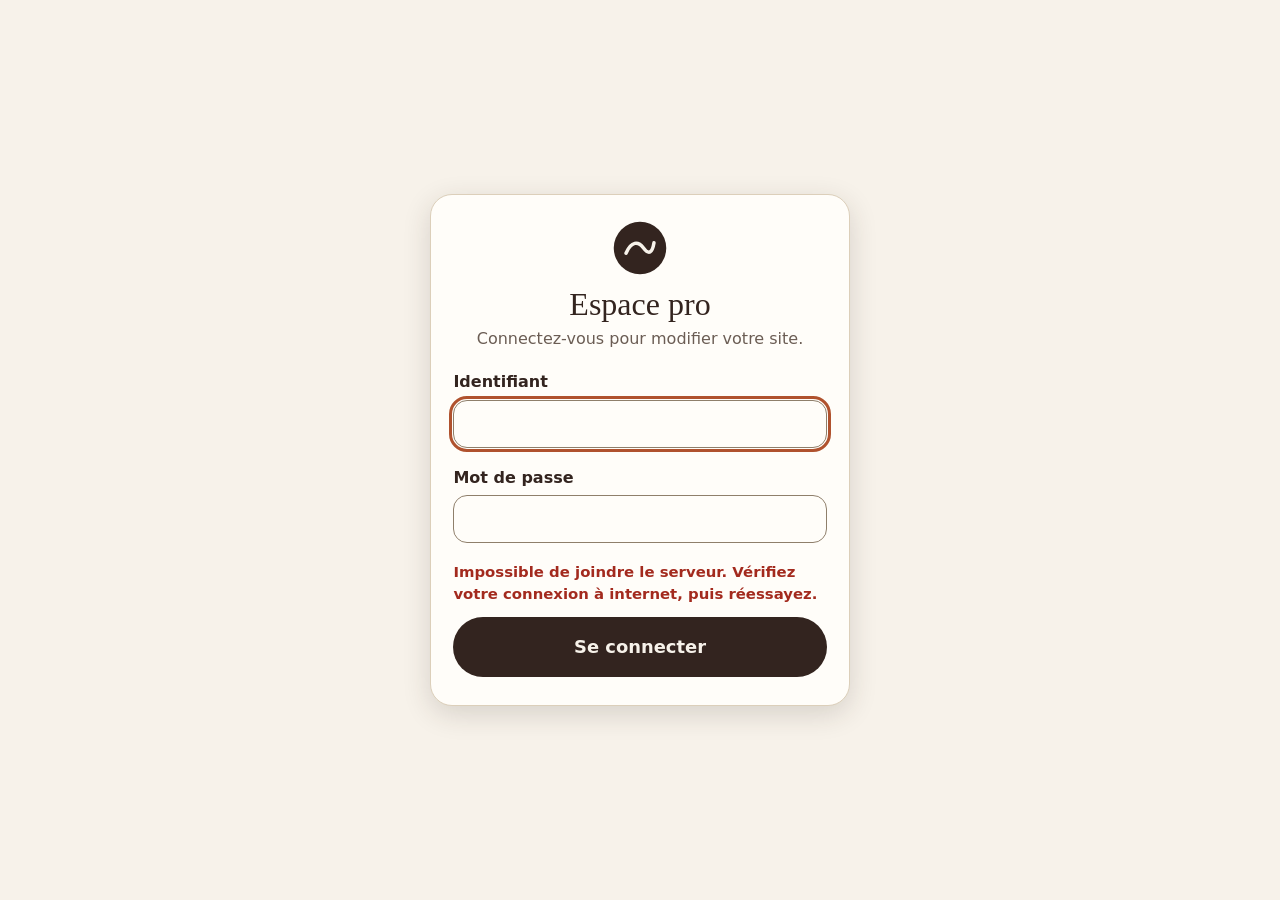
<file: pro-i9ezvbj4/index.html>
<!DOCTYPE html>
<html lang="fr">
<head>
<meta charset="utf-8">
<meta name="viewport" content="width=device-width, initial-scale=1, viewport-fit=cover">
<!-- Sécurité (ne pas modifier) : la page n'exécute que ses propres scripts, n'a aucun style en ligne et ne parle qu'à son propre site et au serveur de l'espace pro. -->
<meta http-equiv="Content-Security-Policy" content="default-src 'none'; script-src 'self'; style-src 'self'; img-src 'self' blob: data:; connect-src 'self' https://*.workers.dev; base-uri 'none'; form-action 'none'">
<meta name="robots" content="noindex, nofollow, noarchive">
<meta name="referrer" content="no-referrer">
<meta name="theme-color" content="#F7F2EA">
<title>Espace pro</title>
<link rel="icon" href="data:,">
<link rel="stylesheet" href="pro.css">
</head>
<body>
<noscript><p class="noscript">Cet espace a besoin de JavaScript pour fonctionner. Activez-le dans votre navigateur, puis rechargez la page.</p></noscript>

<!-- ============ ESPACE DE TRAVAIL (affiché après la connexion) ============ -->
<div id="app" hidden>
  <a class="skip" href="#main">Aller au contenu</a>

  <header class="top">
    <div class="top__in">
      <p class="brand">
        <svg class="brand__logo" viewBox="0 0 64 64" aria-hidden="true" focusable="false"><circle cx="32" cy="32" r="30" fill="currentColor"/><path d="M16 38c6-14 14-14 20-6s10 6 12-6" fill="none" stroke="#F7F2EA" stroke-width="4" stroke-linecap="round"/></svg>
        <span class="brand__name">Espace pro</span>
      </p>

      <!-- Navigation : barre du bas sur téléphone, onglets en haut sur ordinateur -->
      <nav class="tabs" id="tabs" aria-label="Menu principal">
        <button type="button" class="tab" data-view="stock">
          <svg class="icon" viewBox="0 0 24 24" aria-hidden="true" focusable="false"><path d="M20.59 13.41l-7.17 7.17a2 2 0 0 1-2.83 0L2 12V2h10l8.59 8.59a2 2 0 0 1 0 2.82z"/><path d="M7 7h.01"/></svg>
          <span class="tab__txt">En stock</span>
        </button>
        <button type="button" class="tab" data-view="nouveautes">
          <svg class="icon" viewBox="0 0 24 24" aria-hidden="true" focusable="false"><path d="M12 3l1.9 5.1L19 10l-5.1 1.9L12 17l-1.9-5.1L5 10l5.1-1.9z"/><path d="M19 15l.7 1.8L21.5 17.5l-1.8.7L19 20l-.7-1.8-1.8-.7 1.8-.7z"/></svg>
          <span class="tab__txt">Nouveautés</span>
        </button>
        <button type="button" class="tab" data-view="boutique">
          <svg class="icon" viewBox="0 0 24 24" aria-hidden="true" focusable="false"><path d="M6 2L3 6v14a2 2 0 0 0 2 2h14a2 2 0 0 0 2-2V6l-3-4z"/><path d="M3 6h18"/><path d="M16 10a4 4 0 0 1-8 0"/></svg>
          <span class="tab__txt">Boutique</span>
        </button>
        <button type="button" class="tab" data-view="textes">
          <svg class="icon" viewBox="0 0 24 24" aria-hidden="true" focusable="false"><path d="M4 7V4h16v3"/><path d="M9 20h6"/><path d="M12 4v16"/></svg>
          <span class="tab__txt">Textes</span>
        </button>
        <button type="button" class="tab" data-view="photos">
          <svg class="icon" viewBox="0 0 24 24" aria-hidden="true" focusable="false"><path d="M5 3h14a2 2 0 0 1 2 2v14a2 2 0 0 1-2 2H5a2 2 0 0 1-2-2V5a2 2 0 0 1 2-2z"/><path d="M8.5 7.5a1.5 1.5 0 1 0 0 3 1.5 1.5 0 0 0 0-3z"/><path d="M21 15l-5-5L5 21"/></svg>
          <span class="tab__txt">Photos</span>
        </button>
        <button type="button" class="tab" data-view="livraison">
          <svg class="icon" viewBox="0 0 24 24" aria-hidden="true" focusable="false"><path d="M1 3h15v13H1z"/><path d="M16 8h4l3 3v5h-7z"/><path d="M5.5 16a2.5 2.5 0 1 0 0 5 2.5 2.5 0 0 0 0-5z"/><path d="M18.5 16a2.5 2.5 0 1 0 0 5 2.5 2.5 0 0 0 0-5z"/></svg>
          <span class="tab__txt"><span class="tab__long">Livraison et contact</span><span class="tab__short">Livraison</span></span>
        </button>
        <button type="button" class="tab" data-view="historique">
          <svg class="icon" viewBox="0 0 24 24" aria-hidden="true" focusable="false"><path d="M12 2a10 10 0 1 0 0 20 10 10 0 0 0 0-20z"/><path d="M12 6v6l4 2"/></svg>
          <span class="tab__txt">Historique</span>
        </button>
      </nav>

      <div class="top__actions">
        <a class="btn btn--ghost btn--sm" id="siteLink" href="../" target="_blank" rel="noopener">
          <svg class="icon" viewBox="0 0 24 24" aria-hidden="true" focusable="false"><path d="M18 13v6a2 2 0 0 1-2 2H5a2 2 0 0 1-2-2V8a2 2 0 0 1 2-2h6"/><path d="M15 3h6v6"/><path d="M10 14L21 3"/></svg>
          <span>Voir mon site</span>
        </a>
        <button type="button" class="btn btn--ghost btn--sm" id="logoutBtn">
          <svg class="icon" viewBox="0 0 24 24" aria-hidden="true" focusable="false"><path d="M9 21H5a2 2 0 0 1-2-2V5a2 2 0 0 1 2-2h4"/><path d="M16 17l5-5-5-5"/><path d="M21 12H9"/></svg>
          <span>Se déconnecter</span>
        </button>
      </div>
    </div>
  </header>

  <main id="main" class="main" tabindex="-1"></main>
  <div id="live" class="sr-only" role="status" aria-live="polite"></div>

  <!-- Bas de l'écran : messages, état de la mise en ligne, puis la barre « Publier » (au-dessus de la navigation sur téléphone) -->
  <div class="dock" id="dock">
    <div id="toasts" class="toasts" role="status" aria-live="polite"></div>
    <div id="banner" class="banner" hidden>
      <p class="banner__txt"><strong id="bannerHead"></strong> <span id="bannerBody"></span> <a id="bannerLink" class="banner__link" href="../" target="_blank" rel="noopener" hidden>Voir mon site</a></p>
      <button type="button" class="iconbtn" id="bannerClose" aria-label="Fermer ce message">
        <svg class="icon" viewBox="0 0 24 24" aria-hidden="true" focusable="false"><path d="M18 6L6 18"/><path d="M6 6l12 12"/></svg>
      </button>
    </div>
    <div class="pubbar" id="pubbar">
      <div class="pubbar__txt">
        <p class="pubbar__count" id="pubCount">Aucune modification à publier</p>
        <button type="button" class="linkbtn" id="cancelBtn" hidden>Annuler mes changements</button>
      </div>
      <button type="button" class="btn btn--accent pubbar__btn" id="publishBtn" disabled>Publier</button>
    </div>
  </div>
</div>

<!-- Fenêtres (formulaire d'article, confirmations) : construites par pro.js -->
<div id="overlays"></div>

<!-- ============ CONNEXION ============ -->
<section id="login" class="login" aria-labelledby="loginTitle">
  <div class="login__card">
    <svg class="login__logo" viewBox="0 0 64 64" aria-hidden="true" focusable="false"><circle cx="32" cy="32" r="30" fill="currentColor"/><path d="M16 38c6-14 14-14 20-6s10 6 12-6" fill="none" stroke="#F7F2EA" stroke-width="4" stroke-linecap="round"/></svg>
    <h1 id="loginTitle" class="login__title">Espace pro</h1>
    <p class="login__lead">Connectez-vous pour modifier votre site.</p>
    <p id="loginNote" class="notice" hidden></p>
    <form id="loginForm" novalidate>
      <div class="field">
        <label class="field__label" for="loginUser">Identifiant</label>
        <input class="input" id="loginUser" name="username" type="text" autocomplete="username" autocapitalize="none" autocorrect="off" spellcheck="false" enterkeyhint="next">
      </div>
      <div class="field">
        <label class="field__label" for="loginPass">Mot de passe</label>
        <input class="input" id="loginPass" name="password" type="password" autocomplete="current-password" enterkeyhint="go">
      </div>
      <div class="field" id="codeField" hidden>
        <label class="field__label" for="loginCode">Code à 6 chiffres</label>
        <input class="input" id="loginCode" name="code" type="text" inputmode="numeric" autocomplete="one-time-code" maxlength="6" aria-describedby="loginCodeHint" enterkeyhint="go">
        <p class="field__hint" id="loginCodeHint">Le code affiché dans l’application d’authentification de votre téléphone.</p>
      </div>
      <p id="loginMsg" class="field__err login__msg" role="alert"></p>
      <button type="submit" id="loginBtn" class="btn btn--primary btn--block btn--big">Se connecter</button>
    </form>
  </div>
</section>

<script src="pro-config.js"></script>
<script src="../js/config.js"></script>
<script src="../js/data.js"></script>
<script src="pro.js"></script>
</body>
</html>
</file>
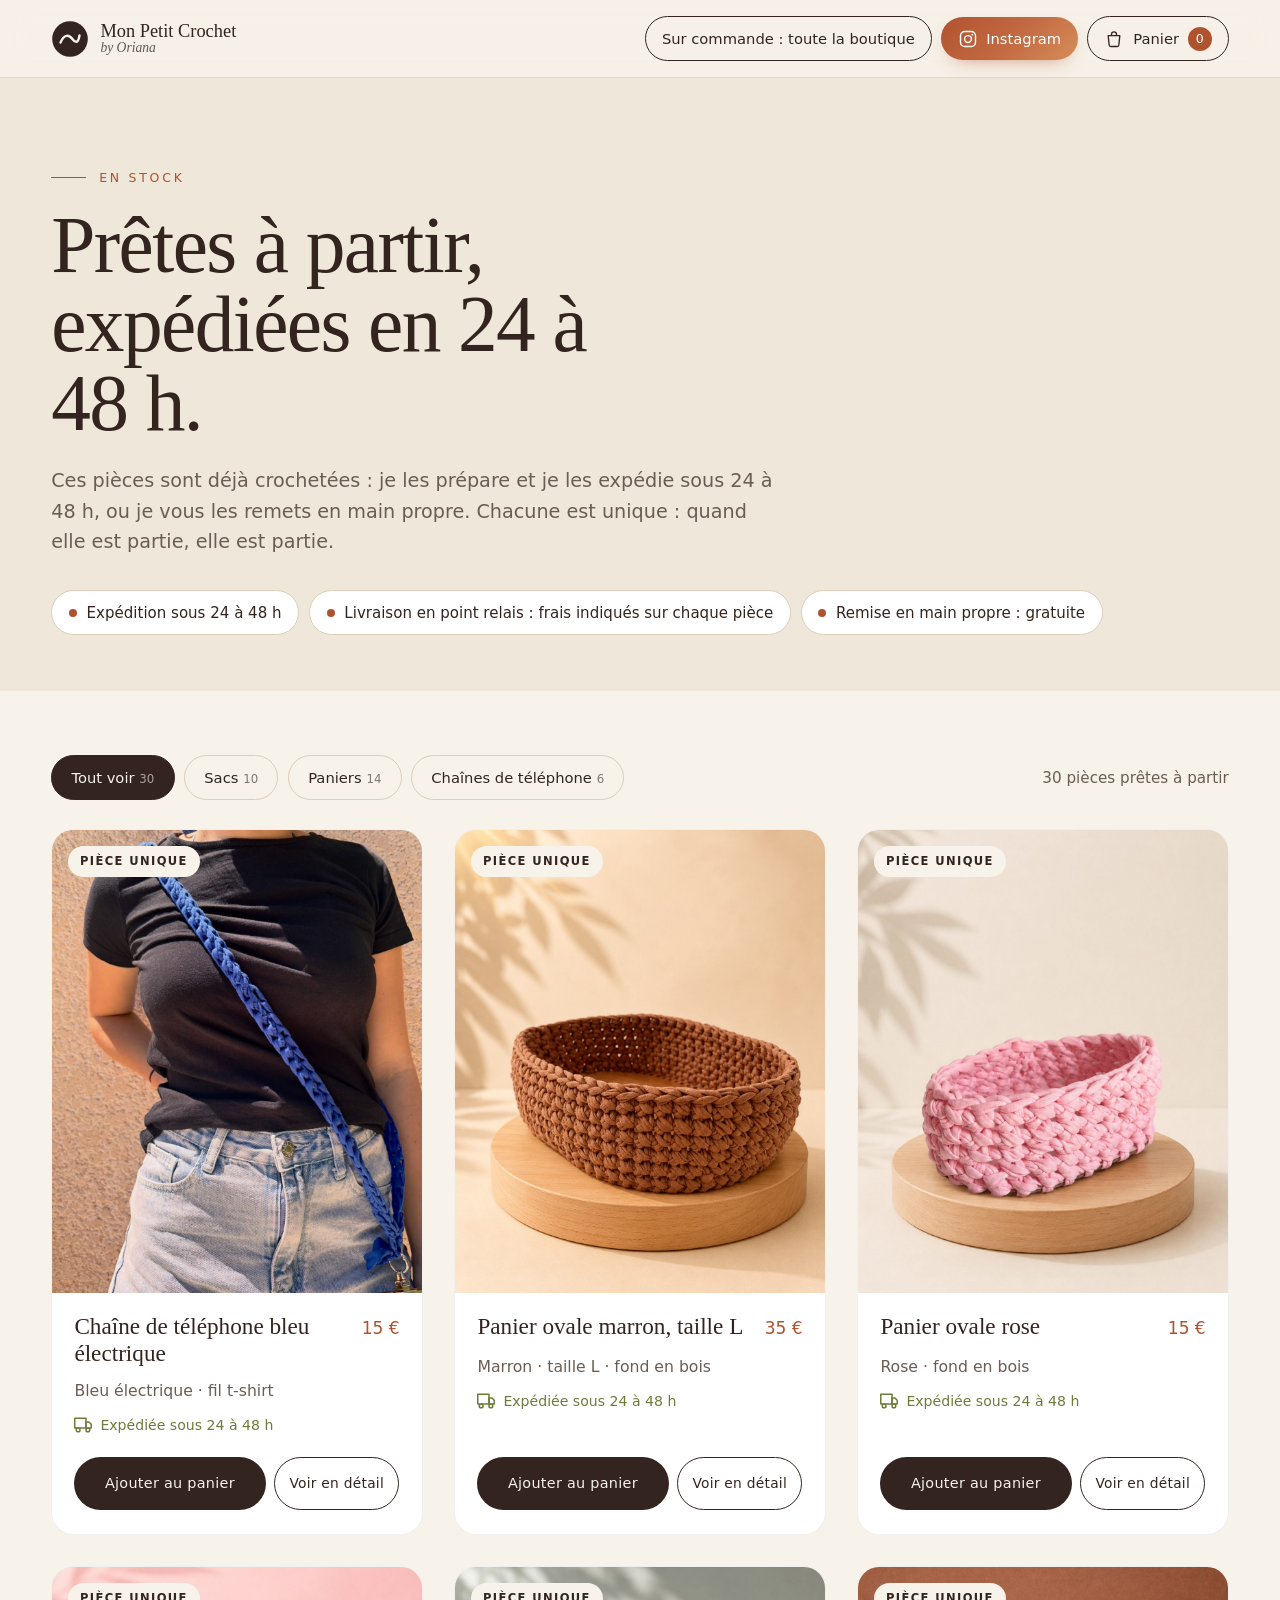
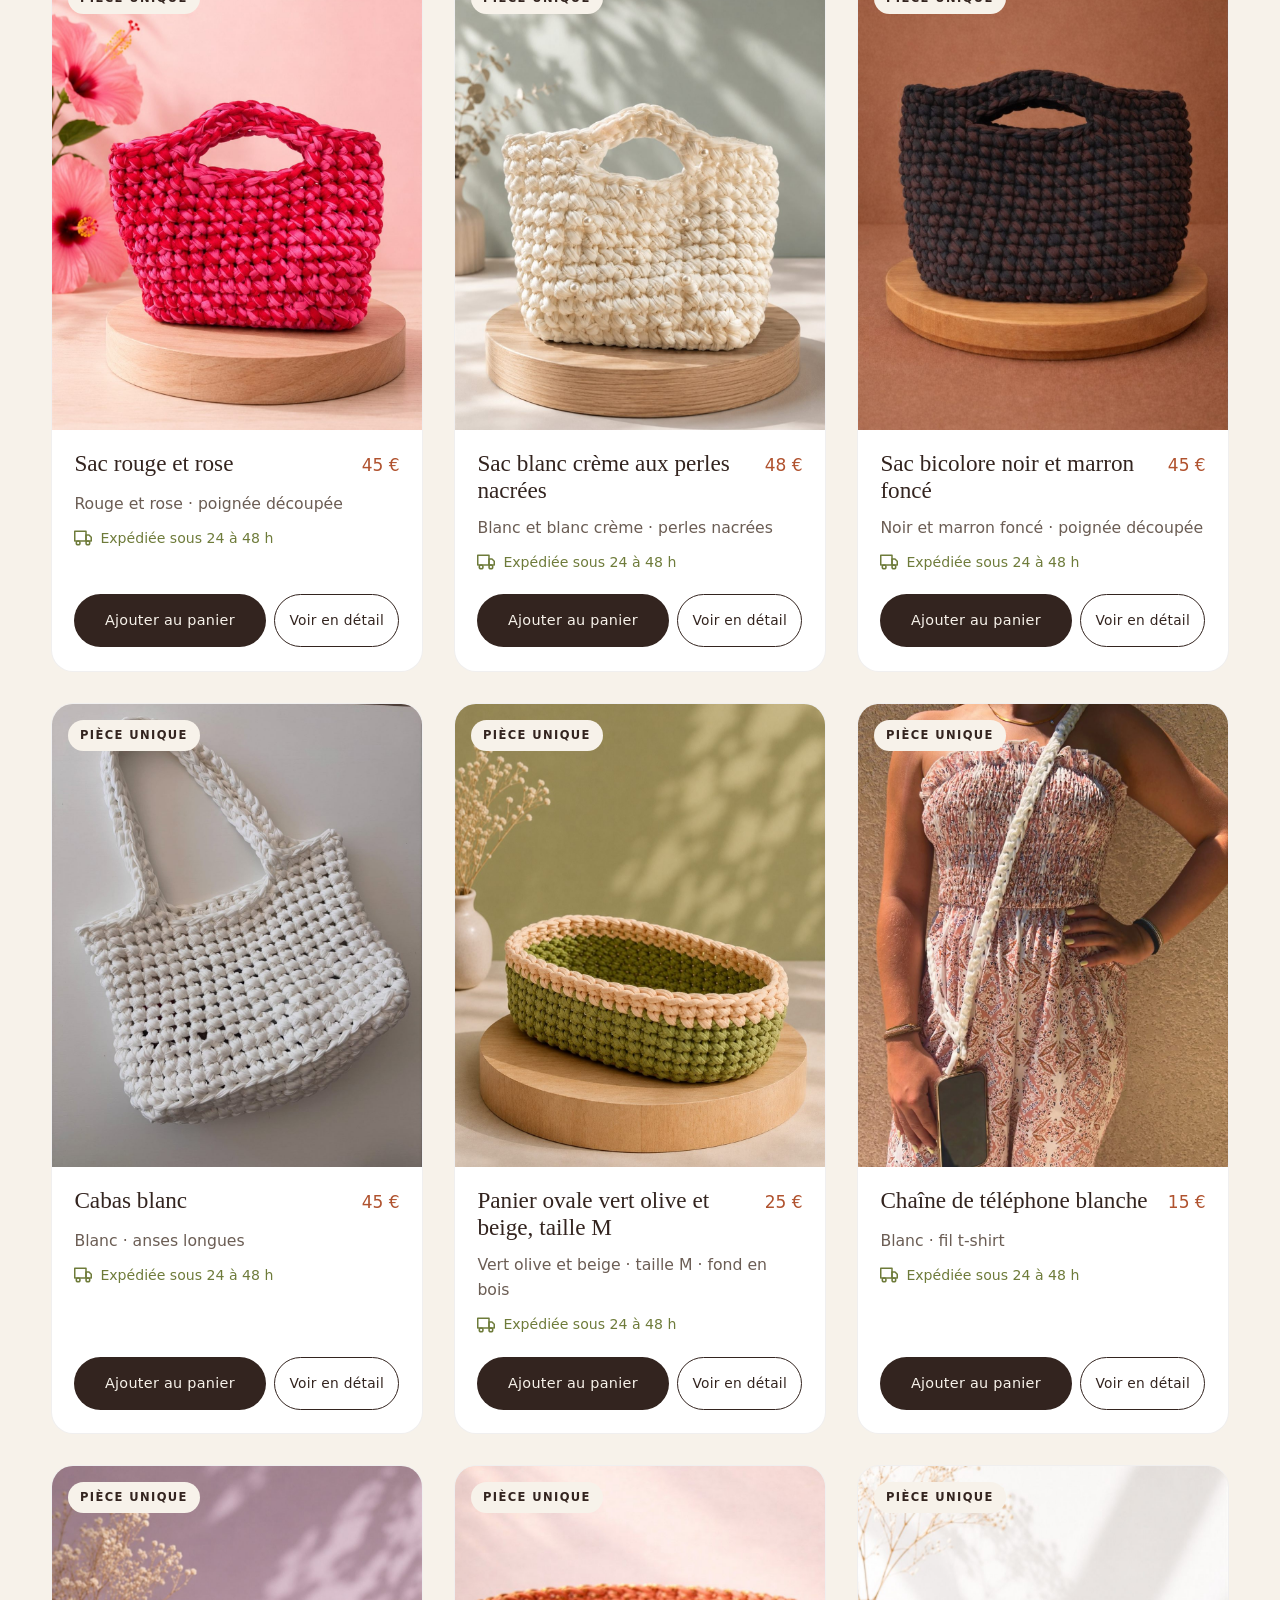
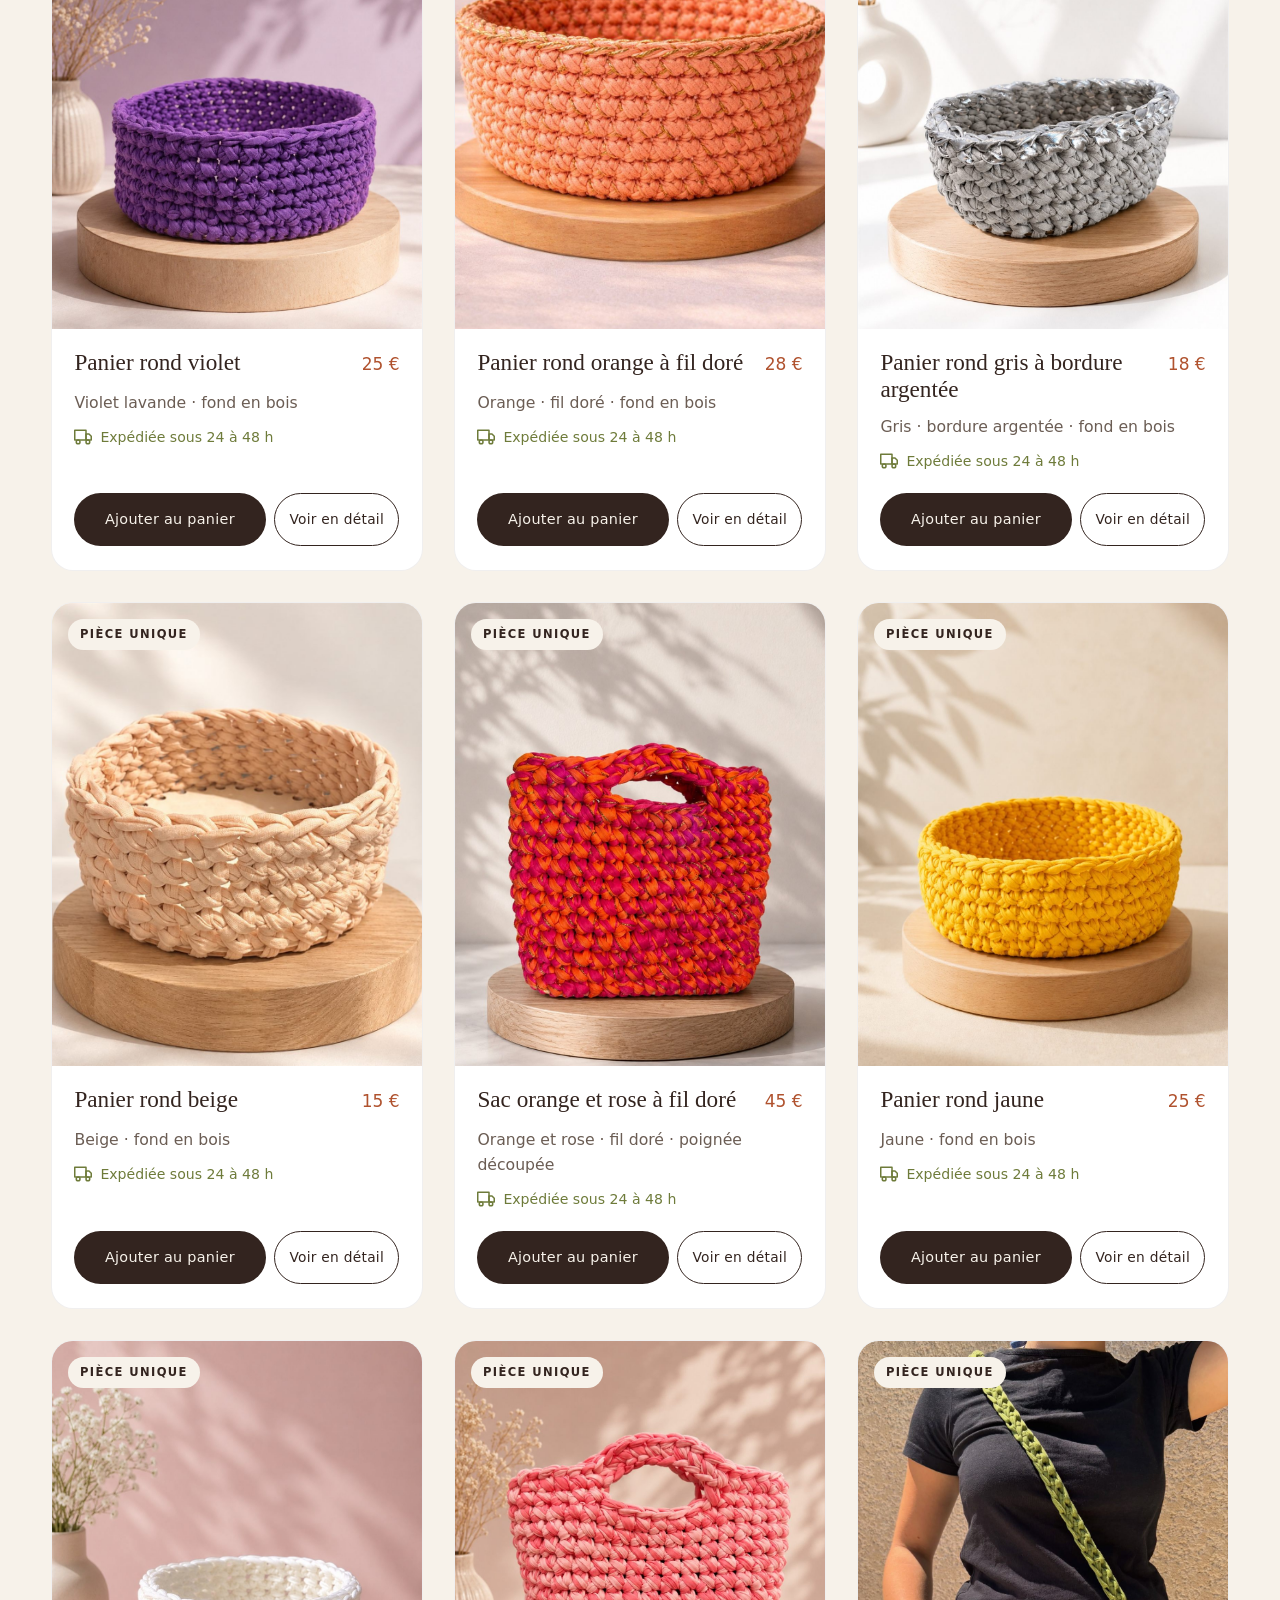
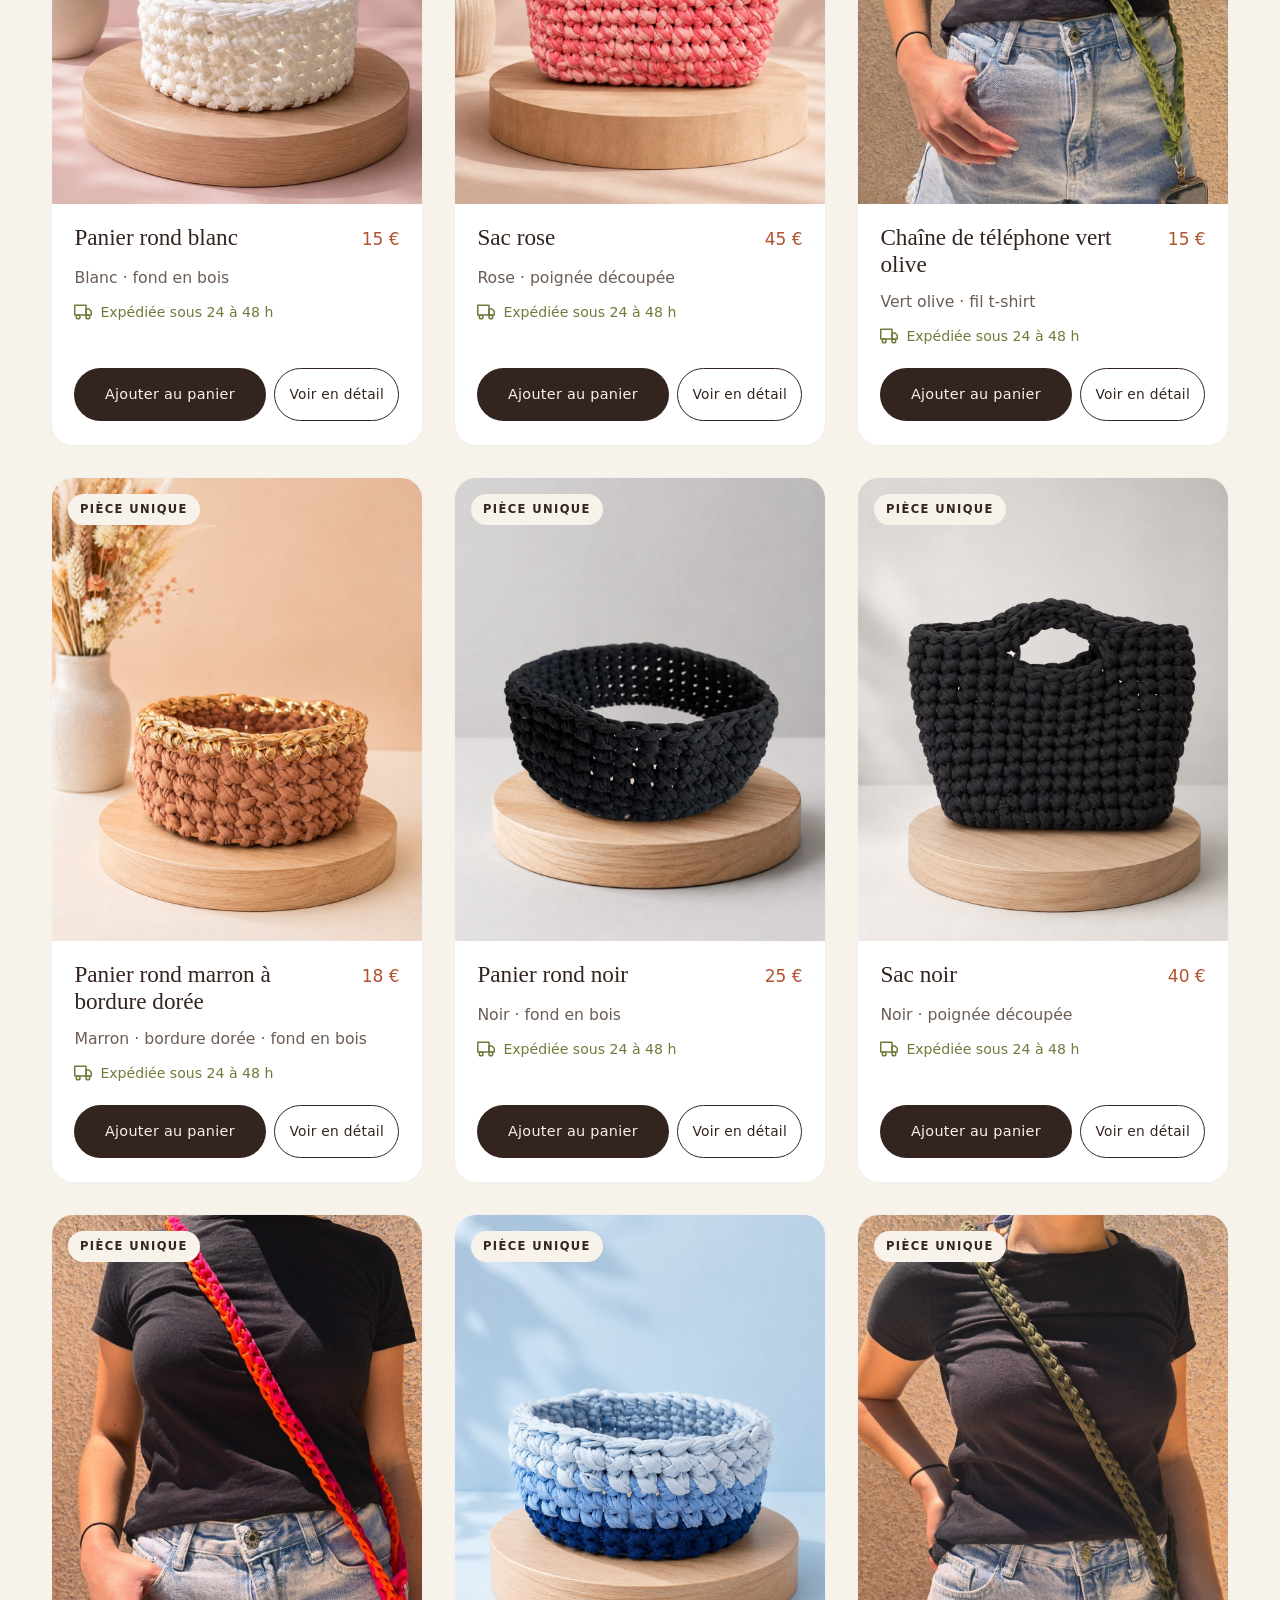
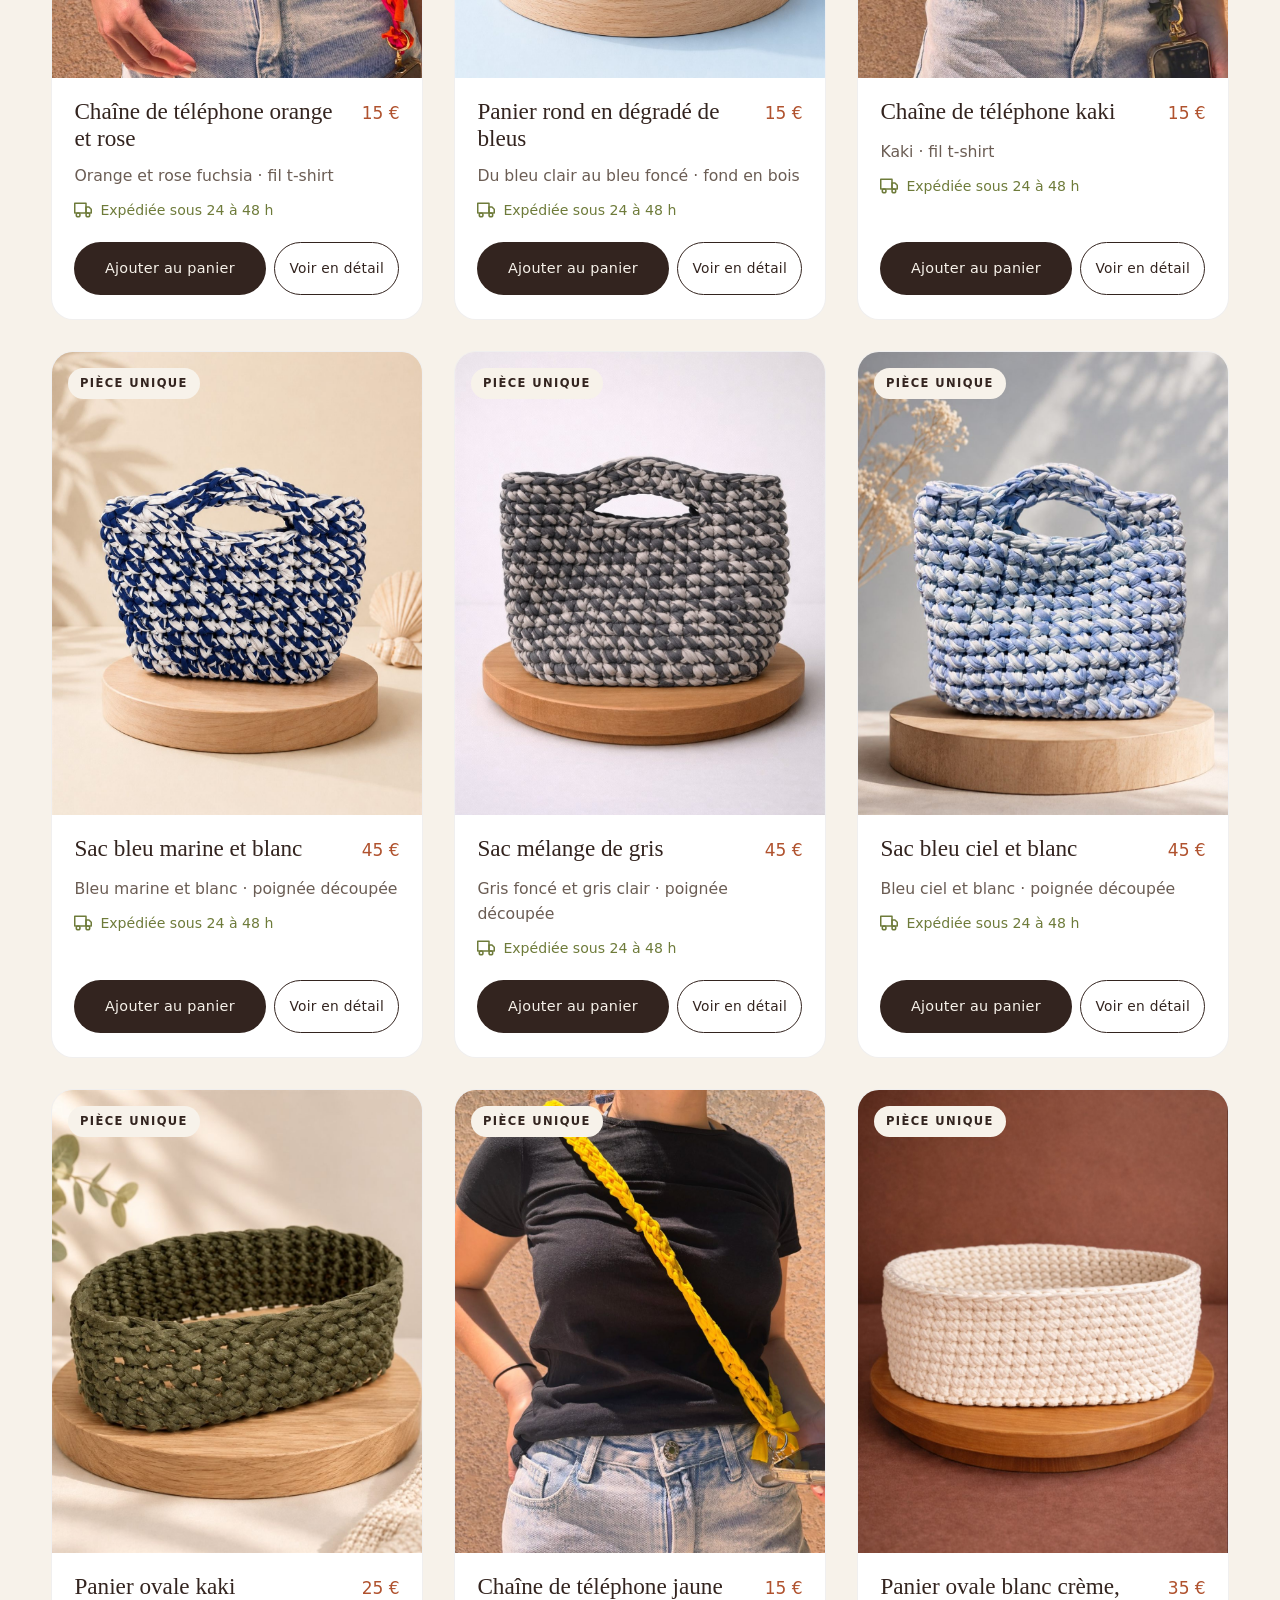
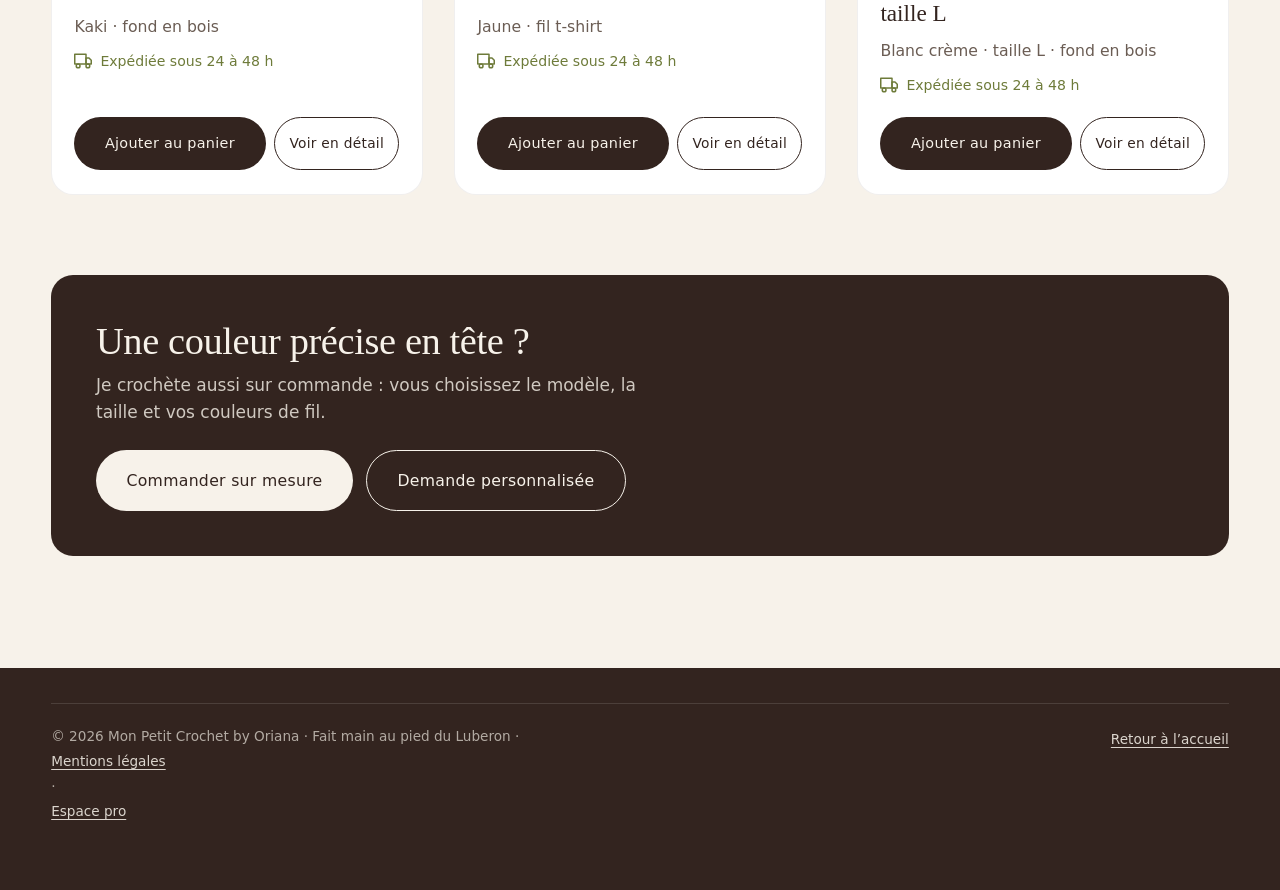
<file: en-stock.html>
<!DOCTYPE html>
<html lang="fr">
<head>
<meta charset="utf-8">
<meta name="viewport" content="width=device-width, initial-scale=1">
<!-- Sécurité : même politique que index.html (le navigateur n'exécute que les scripts du site et ceux de SumUp et de Sendcloud). Détail : securite/POINT-SECURITE.md. -->
<meta http-equiv="Content-Security-Policy" content="default-src 'self'; script-src 'self' https://embed.sendcloud.sc https://*.sumup.com; style-src 'self' 'unsafe-inline' https://fonts.googleapis.com; font-src 'self' https://fonts.gstatic.com; img-src 'self' data: blob: https://static.sumup.com https://api.sumup.com; connect-src 'self' https://*.sumup.com https://*.workers.dev https://embed.sendcloud.sc; frame-src 'self' https:; object-src 'none'; base-uri 'self'; form-action 'self'">
<title>En stock, expédié sous 24 à 48 h · Mon Petit Crochet by Oriana</title>
<meta name="description" content="Sacs, paniers et chaînes de téléphone au crochet déjà prêts, expédiés sous 24 à 48 h. Des pièces uniques, faites main au pied du Luberon-Sud.">
<meta name="theme-color" content="#F7F2EA">
<meta property="og:title" content="En stock, expédié sous 24 à 48 h · Mon Petit Crochet by Oriana">
<meta property="og:description" content="Des sacs, des paniers et des chaînes de téléphone déjà crochetés, prêts à partir : expédition sous 24 à 48 h.">
<meta property="og:type" content="website">
<meta property="og:locale" content="fr_FR">
<meta property="og:image" content="https://smartmoov59-tech.github.io/mon-petit-crochet/assets/img/og-cover.jpg">
<meta property="og:image:width" content="1200">
<meta property="og:image:height" content="630">
<meta property="og:url" content="https://smartmoov59-tech.github.io/mon-petit-crochet/en-stock.html">
<meta property="og:site_name" content="Mon Petit Crochet by Oriana">
<meta name="twitter:card" content="summary_large_image">
<link rel="canonical" href="https://smartmoov59-tech.github.io/mon-petit-crochet/en-stock.html">
<link rel="icon" href="data:image/svg+xml,%3Csvg xmlns='http://www.w3.org/2000/svg' viewBox='0 0 64 64'%3E%3Ccircle cx='32' cy='32' r='30' fill='%2333241F'/%3E%3Cpath d='M16 38c6-14 14-14 20-6s10 6 12-6' fill='none' stroke='%23F7F2EA' stroke-width='4' stroke-linecap='round'/%3E%3C/svg%3E">
<link rel="preconnect" href="https://fonts.googleapis.com">
<link rel="preconnect" href="https://fonts.gstatic.com" crossorigin>
<link href="https://fonts.googleapis.com/css2?family=Fraunces:ital,opsz,wght@0,9..144,300;0,9..144,400;0,9..144,500;1,9..144,300;1,9..144,400&family=Jost:wght@300;400;500;600&display=swap" rel="stylesheet">
<link rel="stylesheet" href="css/styles.css">
</head>
<body class="page-stock" data-page="stock">

<a class="skip" href="#stock">Aller aux pièces en stock</a>

<!-- ============ EN-TÊTE ============ -->
<header class="header is-solid" id="header">
  <a href="./" class="logo" aria-label="Mon Petit Crochet by Oriana, retour à l’accueil">
    <svg viewBox="0 0 64 64" aria-hidden="true"><circle cx="32" cy="32" r="30" fill="currentColor"/><path d="M16 38c6-14 14-14 20-6s10 6 12-6" fill="none" stroke="var(--ivory)" stroke-width="4" stroke-linecap="round"/></svg>
    <span>Mon Petit Crochet<small>by Oriana</small></span>
  </a>
  <div class="header__actions">
    <a class="header__link" href="./#boutique"><span>Sur commande<span class="header__long"> : toute la boutique</span></span></a>
    <a class="insta-btn" href="https://www.instagram.com/mon_petit_crochet_by_oriana/" target="_blank" rel="noopener" aria-label="Mon Instagram : @mon_petit_crochet_by_oriana">
      <svg viewBox="0 0 24 24" aria-hidden="true"><rect x="3" y="3" width="18" height="18" rx="5.2" fill="none" stroke="currentColor" stroke-width="1.7"/><circle cx="12" cy="12" r="4.1" fill="none" stroke="currentColor" stroke-width="1.7"/><circle cx="17.2" cy="6.8" r="1.1" fill="currentColor"/></svg>
      <span class="insta-btn__label">Instagram</span>
    </a>
    <button class="cart-btn" id="cartOpen" aria-label="Ouvrir le panier" aria-haspopup="dialog">
      <svg viewBox="0 0 24 24" aria-hidden="true"><path d="M5 8h14l-1.2 11.2a2 2 0 0 1-2 1.8H8.2a2 2 0 0 1-2-1.8L5 8zM9 8V6.5a3 3 0 0 1 6 0V8" fill="none" stroke="currentColor" stroke-width="1.6" stroke-linecap="round" stroke-linejoin="round"/></svg>
      <span class="cart-btn__label">Panier</span><span class="cart-btn__count" id="cartCount">0</span>
    </button>
  </div>
</header>

<main id="top">

  <!-- ============ EN-TÊTE DE LA PAGE ============ -->
  <section class="stockhero" aria-labelledby="stockTitle">
    <div class="wrap">
      <p class="eyebrow" data-t="stock.eyebrow">En stock</p>
      <h1 id="stockTitle" class="h2" data-t="stock.titre">Prêtes à partir, expédiées en 24 à 48 h.</h1>
      <p class="lead" data-t="stock.intro">Ces pièces sont déjà crochetées : je les prépare et je les expédie sous 24 à 48 h, ou je vous les remets en main propre. Chacune est unique : quand elle est partie, elle est partie.</p>
      <ul class="stockfacts">
        <li data-t="stock.fait1">Expédition sous 24 à 48 h</li>
        <li data-ship-note>Livraison en point relais : frais indiqués sur chaque pièce</li>
        <li data-t="stock.fait3">Remise en main propre : gratuite</li>
      </ul>
    </div>
  </section>

  <!-- ============ LES PIÈCES EN STOCK : alimenté par l'espace pro d'Oriana (js/content.js, articles « pièce en stock ») ============ -->
  <section class="section stock" id="stock" aria-label="Pièces en stock">
    <div class="wrap">
      <div class="stock__bar">
        <div class="filters" id="stockFilters" role="group" aria-label="Filtrer par type de pièce" hidden></div>
        <p class="stock__count" id="stockCount" aria-live="polite"></p>
      </div>
      <div class="grid" id="stockGrid"></div>

      <div class="stockempty" id="stockEmpty" hidden>
        <h2 class="h3" data-t="stock.vide-titre">Tout est parti pour le moment.</h2>
        <p class="lead" data-t="stock.vide-texte">De nouvelles pièces arrivent souvent : suivez-moi sur Instagram, ou commandez la vôtre dans le coloris de votre choix.</p>
      </div>

      <div class="stockcta">
        <div>
          <h2 class="h3" data-t="stock.cta-titre">Une couleur précise en tête ?</h2>
          <p data-t="stock.cta-texte">Je crochète aussi sur commande : vous choisissez le modèle, la taille et vos couleurs de fil.</p>
        </div>
        <div class="stockcta__btns">
          <a class="btn btn--fill" href="./#boutique"><span data-t="stock.cta-bouton1">Commander sur mesure</span></a>
          <a class="btn btn--ghost" href="./#sur-mesure"><span data-t="stock.cta-bouton2">Demande personnalisée</span></a>
        </div>
      </div>
    </div>
  </section>

</main>

<!-- ============ PIED DE PAGE ============ -->
<footer class="footer footer--lite">
  <div class="wrap">
    <div class="footer__legal">
      <span>© 2026 Mon Petit Crochet by Oriana · Fait main au pied du Luberon · <a class="linkbtn" href="mentions-legales.html">Mentions légales</a> · <a class="linkbtn" href="pro-i9ezvbj4/" rel="nofollow">Espace pro</a></span>
      <span><a class="linkbtn" href="./">Retour à l’accueil</a></span>
    </div>
  </div>
</footer>

<!-- Bouton flottant mobile -->
<button class="fab" id="fab" aria-label="Voir le panier"><svg viewBox="0 0 24 24" aria-hidden="true"><path d="M5 8h14l-1.2 11.2a2 2 0 0 1-2 1.8H8.2a2 2 0 0 1-2-1.8L5 8zM9 8V6.5a3 3 0 0 1 6 0V8" fill="none" stroke="currentColor" stroke-width="1.7" stroke-linecap="round" stroke-linejoin="round"/></svg><span id="fabText">Panier</span></button>

<!-- ============ FICHE D'UNE PIÈCE ============ -->
<div class="modal" id="artModal" role="dialog" aria-modal="true" aria-labelledby="amTitle" hidden>
  <div class="modal__backdrop" data-am-close></div>
  <div class="modal__panel" id="artPanel" data-lenis-prevent>
    <button class="modal__close" data-am-close aria-label="Fermer">×</button>
    <div class="modal__media" data-lenis-prevent>
      <div class="artmain" id="amMain"></div>
      <div class="thumbs" id="amThumbs"></div>
    </div>
    <div class="modal__body">
      <div class="modal__scroll" data-lenis-prevent>
        <p class="eyebrow" id="amBadge"></p>
        <h2 class="h3" id="amTitle"></h2>
        <p class="modal__desc" id="amDesc"></p>
        <p class="small" id="amDetails"></p>
        <p class="small" id="amShip"></p>
      </div>
      <div class="modal__foot">
        <div class="total"><span>Prix</span><b id="amPrice"></b></div>
        <button type="button" class="btn btn--fill magnetic" id="amAdd"><span>Ajouter au panier</span></button>
      </div>
    </div>
  </div>
</div>

<!-- ============ PANIER / COMMANDE ============ -->
<div class="drawer" id="drawer" role="dialog" aria-modal="true" aria-labelledby="dTitle" hidden>
  <div class="drawer__backdrop" data-close-drawer></div>
  <aside class="drawer__panel">
    <header class="drawer__head">
      <h2 id="dTitle" class="h3">Votre panier</h2>
      <button class="modal__close" data-close-drawer aria-label="Fermer le panier">×</button>
    </header>
    <div class="drawer__body" id="dBody" data-lenis-prevent></div>
  </aside>
</div>

<div class="toast" id="toast" role="status" aria-live="polite"></div>

<script src="js/config.js"></script>
<script src="js/data.js"></script>
<script src="js/content.js"></script>
<script src="js/content-apply.js"></script>
<script src="js/relais.js"></script>
<script src="js/shop.js"></script>
</body>
</html>
</file>
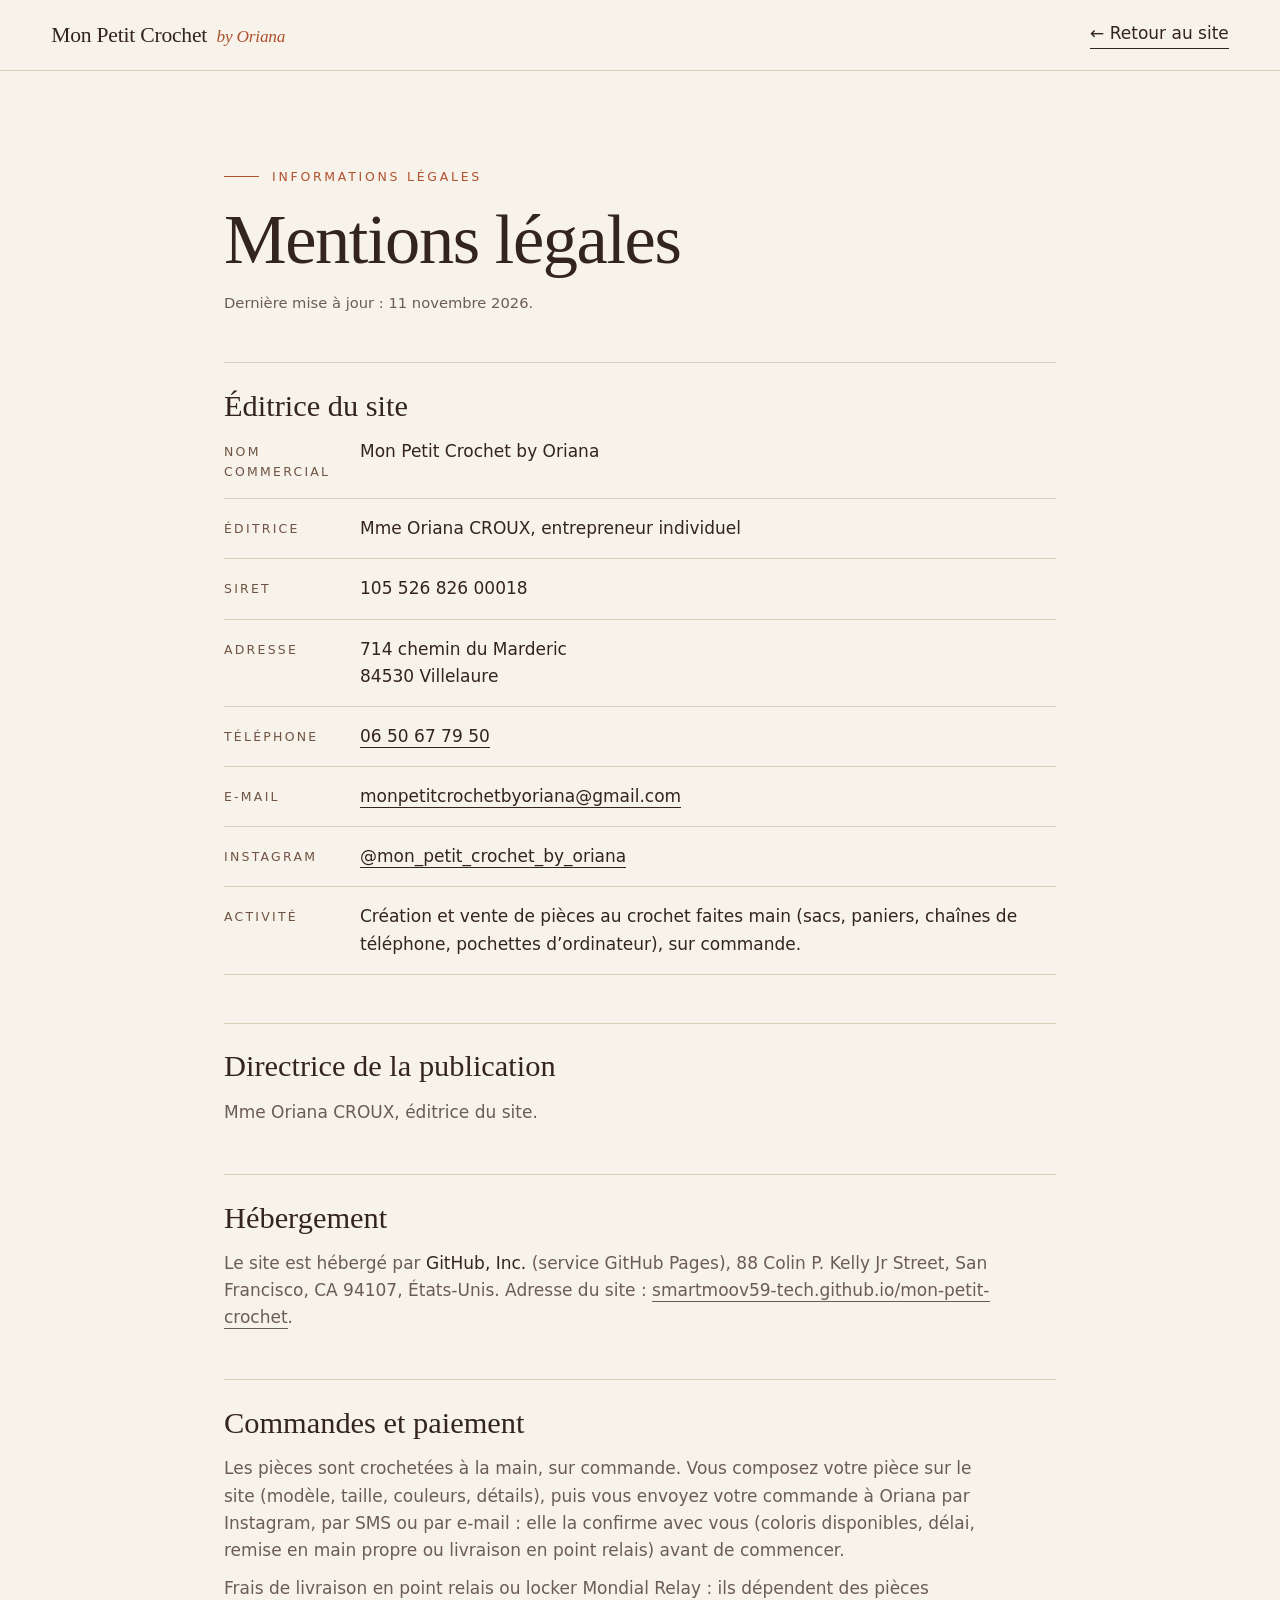
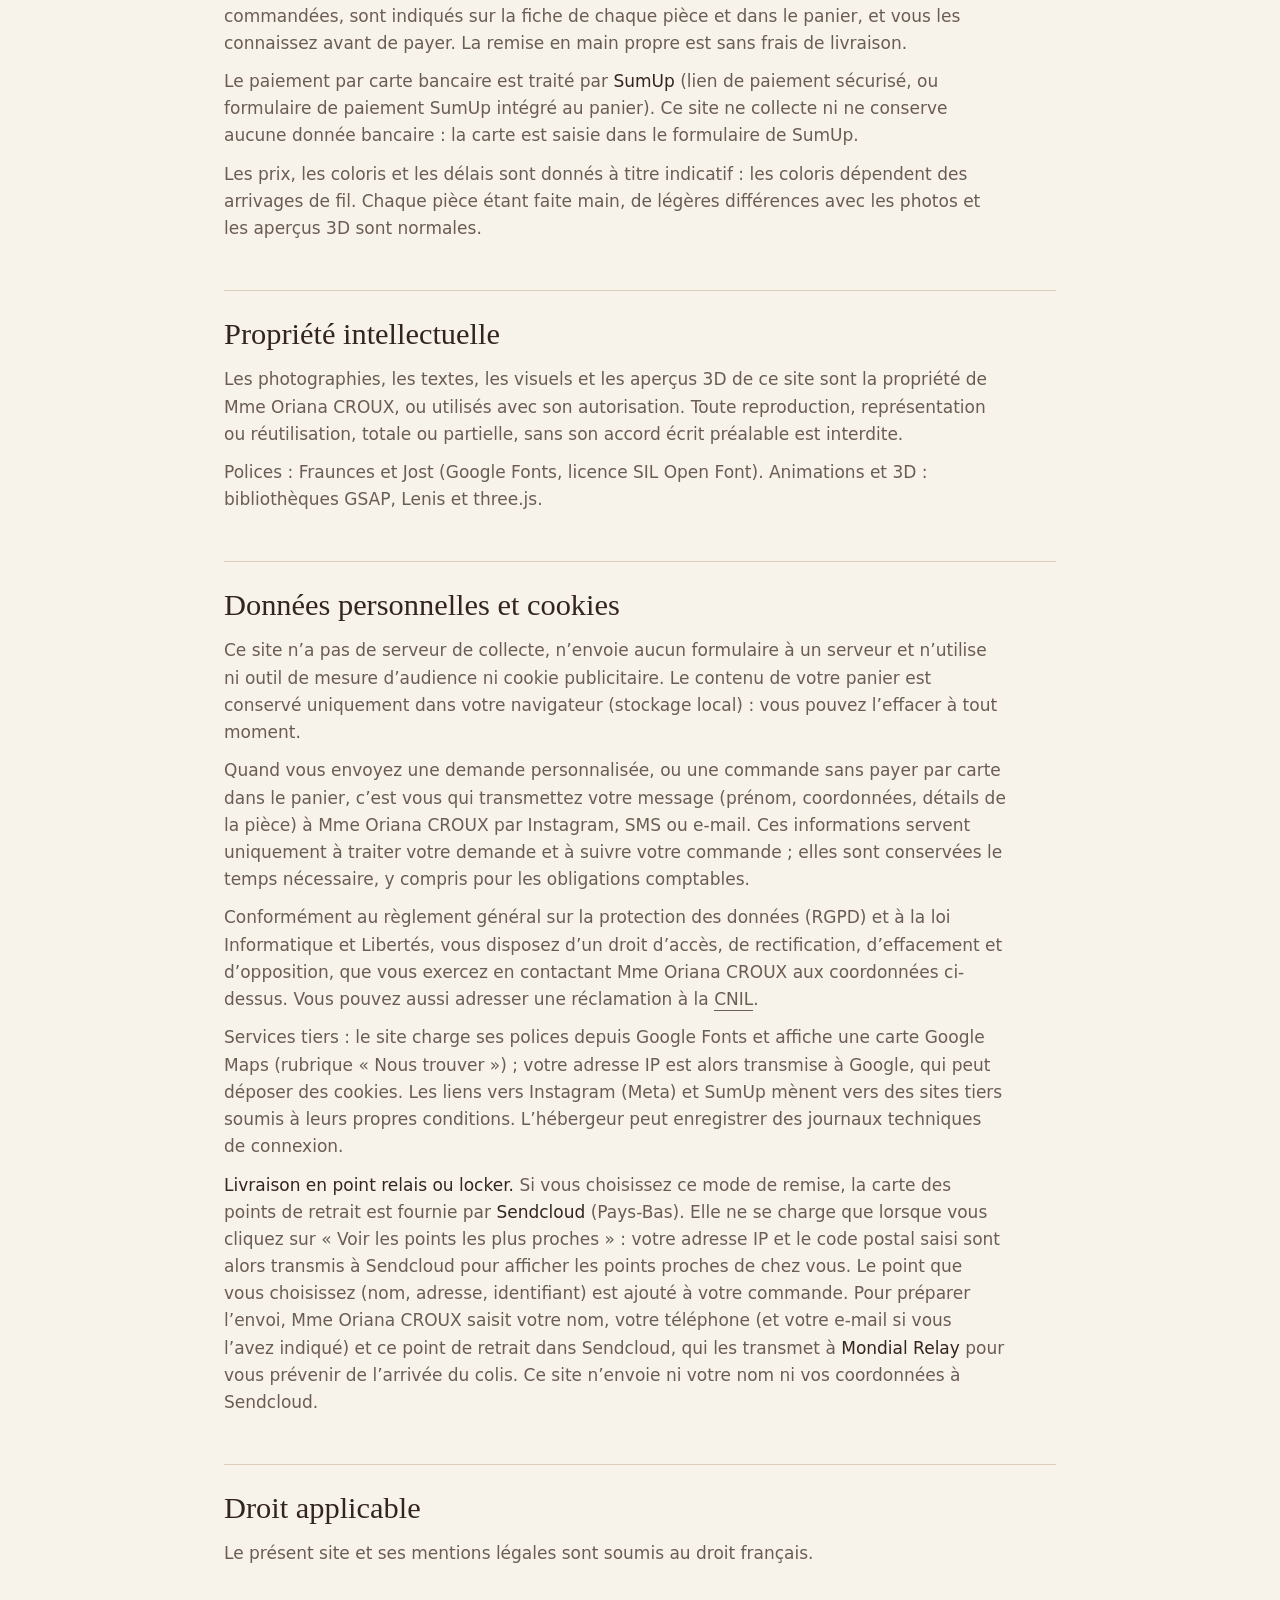
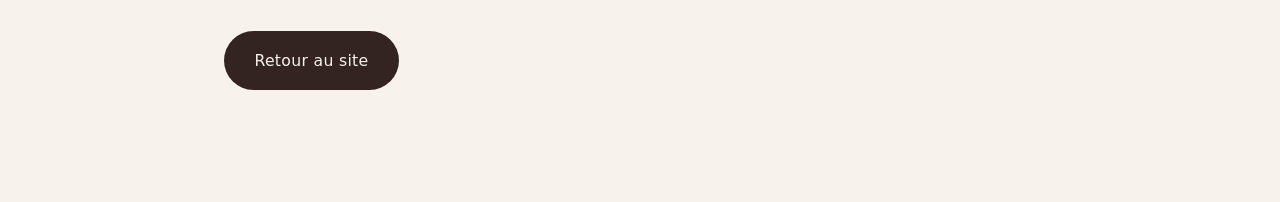
<file: mentions-legales.html>
<!DOCTYPE html>
<html lang="fr">
<head>
<meta charset="utf-8">
<meta name="viewport" content="width=device-width, initial-scale=1">
<meta http-equiv="Content-Security-Policy" content="default-src 'self'; connect-src 'self' https://*.workers.dev; style-src 'self' 'unsafe-inline' https://fonts.googleapis.com; font-src 'self' https://fonts.gstatic.com; img-src 'self' data:; object-src 'none'; base-uri 'self'; form-action 'self'">
<title>Mentions légales · Mon Petit Crochet by Oriana</title>
<meta name="description" content="Mentions légales du site Mon Petit Crochet by Oriana : éditrice du site, hébergement, propriété intellectuelle, données personnelles.">
<meta name="theme-color" content="#F7F2EA">
<link rel="canonical" href="https://smartmoov59-tech.github.io/mon-petit-crochet/mentions-legales.html">
<link rel="icon" href="data:image/svg+xml,%3Csvg xmlns='http://www.w3.org/2000/svg' viewBox='0 0 64 64'%3E%3Ccircle cx='32' cy='32' r='30' fill='%2333241F'/%3E%3Cpath d='M16 38c6-14 14-14 20-6s10 6 12-6' fill='none' stroke='%23F7F2EA' stroke-width='4' stroke-linecap='round'/%3E%3C/svg%3E">
<link rel="preconnect" href="https://fonts.googleapis.com">
<link rel="preconnect" href="https://fonts.gstatic.com" crossorigin>
<link href="https://fonts.googleapis.com/css2?family=Fraunces:ital,opsz,wght@0,9..144,300;0,9..144,400;0,9..144,500;1,9..144,300;1,9..144,400&family=Jost:wght@300;400;500;600&display=swap" rel="stylesheet">
<link rel="stylesheet" href="css/styles.css">
</head>
<body>

<a class="skip" href="#contenu">Aller au contenu</a>

<header class="legal__bar">
  <div class="wrap legal__barin">
    <a class="legal__brand" href="index.html">Mon Petit Crochet <i>by Oriana</i></a>
    <a class="link" href="index.html">← Retour au site</a>
  </div>
</header>

<main id="contenu" class="legal wrap">
  <p class="eyebrow">Informations légales</p>
  <h1 class="h2 legal__title">Mentions légales</h1>
  <p class="small">Dernière mise à jour : 11 novembre 2026.</p>

  <section class="legal__sec" aria-labelledby="l-editrice">
    <h2 id="l-editrice">Éditrice du site</h2>
    <dl class="coords">
      <div><dt>Nom commercial</dt><dd>Mon Petit Crochet by Oriana</dd></div>
      <div><dt>Éditrice</dt><dd>Mme Oriana CROUX, entrepreneur individuel</dd></div>
      <div><dt>SIRET</dt><dd>105 526 826 00018</dd></div>
      <div><dt>Adresse</dt><dd>714 chemin du Marderic<br>84530 Villelaure</dd></div>
      <div><dt>Téléphone</dt><dd><a class="link" id="legalPhone" href="tel:0650677950">06 50 67 79 50</a></dd></div>
      <div data-cfg="email" hidden><dt>E-mail</dt><dd><a class="link" href="#"></a></dd></div>
      <div><dt>Instagram</dt><dd><a class="link" href="https://www.instagram.com/mon_petit_crochet_by_oriana/" target="_blank" rel="noopener">@mon_petit_crochet_by_oriana</a></dd></div>
      <div><dt>Activité</dt><dd>Création et vente de pièces au crochet faites main (sacs, paniers, chaînes de téléphone, pochettes d’ordinateur), sur commande.</dd></div>
    </dl>
  </section>

  <section class="legal__sec" aria-labelledby="l-direction">
    <h2 id="l-direction">Directrice de la publication</h2>
    <p>Mme Oriana CROUX, éditrice du site.</p>
  </section>

  <section class="legal__sec" aria-labelledby="l-hebergement">
    <h2 id="l-hebergement">Hébergement</h2>
    <p>Le site est hébergé par <strong>GitHub, Inc.</strong> (service GitHub Pages), 88 Colin P. Kelly Jr Street, San Francisco, CA 94107, États-Unis. Adresse du site : <a class="link" href="https://smartmoov59-tech.github.io/mon-petit-crochet/">smartmoov59-tech.github.io/mon-petit-crochet</a>.</p>
  </section>

  <section class="legal__sec" aria-labelledby="l-commandes">
    <h2 id="l-commandes">Commandes et paiement</h2>
    <p>Les pièces sont crochetées à la main, sur commande. Vous composez votre pièce sur le site (modèle, taille, couleurs, détails), puis vous envoyez votre commande à Oriana par Instagram, par SMS ou par e-mail : elle la confirme avec vous (coloris disponibles, délai, remise en main propre ou livraison en point relais) avant de commencer.</p>
    <p data-cfg="shipping" hidden>Frais de livraison en point relais ou locker Mondial Relay : ils dépendent des pièces commandées, sont indiqués sur la fiche de chaque pièce et dans le panier, et vous les connaissez avant de payer. La remise en main propre est sans frais de livraison.</p>
    <p>Le paiement par carte bancaire est traité par <strong>SumUp</strong> (lien de paiement sécurisé, ou formulaire de paiement SumUp intégré au panier). Ce site ne collecte ni ne conserve aucune donnée bancaire : la carte est saisie dans le formulaire de SumUp.</p>
    <p data-cfg="payold" hidden>Pour le paiement dans le panier, un petit service technique hébergé par <strong>Cloudflare, Inc.</strong> (Cloudflare Workers, 101 Townsend Street, San Francisco, CA 94107, États-Unis) crée le paiement chez SumUp : il reçoit seulement le contenu du panier et la référence de commande, jamais vos coordonnées ni votre carte.</p>
    <p data-cfg="payapi" hidden>Quand vous payez par carte dans le panier, votre commande (articles choisis, prénom, nom, numéro de téléphone, adresse e-mail, point de retrait Mondial Relay et message éventuel) est transmise à un petit service technique hébergé par <strong>Cloudflare, Inc.</strong> (Cloudflare Workers, 101 Townsend Street, San Francisco, CA 94107, États-Unis). Ce service crée le paiement chez SumUp, prépare l’envoi chez <strong>Sendcloud</strong> et envoie vos e-mails (confirmation de commande, numéro de suivi du colis, puis une seule demande d’avis après réception) par l’intermédiaire de <strong>Brevo</strong> (société française, serveurs dans l’Union européenne). Il garde le détail de la commande 120 jours pour suivre votre colis, puis l’efface. Votre carte bancaire n’y passe jamais.</p>
    <p>Les prix, les coloris et les délais sont donnés à titre indicatif : les coloris dépendent des arrivages de fil. Chaque pièce étant faite main, de légères différences avec les photos et les aperçus 3D sont normales.</p>
  </section>

  <section class="legal__sec" aria-labelledby="l-pi">
    <h2 id="l-pi">Propriété intellectuelle</h2>
    <p>Les photographies, les textes, les visuels et les aperçus 3D de ce site sont la propriété de Mme Oriana CROUX, ou utilisés avec son autorisation. Toute reproduction, représentation ou réutilisation, totale ou partielle, sans son accord écrit préalable est interdite.</p>
    <p>Polices : Fraunces et Jost (Google Fonts, licence SIL Open Font). Animations et 3D : bibliothèques GSAP, Lenis et three.js.</p>
  </section>

  <section class="legal__sec" aria-labelledby="l-donnees">
    <h2 id="l-donnees">Données personnelles et cookies</h2>
    <p data-cfg="noauto">Ce site n’a pas de serveur de collecte, n’envoie aucun formulaire à un serveur et n’utilise ni outil de mesure d’audience ni cookie publicitaire. Le contenu de votre panier est conservé uniquement dans votre navigateur (stockage local) : vous pouvez l’effacer à tout moment.</p>
    <p data-cfg="payapi" hidden>Ce site n’utilise ni outil de mesure d’audience ni cookie publicitaire. Le contenu de votre panier est conservé dans votre navigateur (stockage local) : vous pouvez l’effacer à tout moment. Quand vous payez par carte, vos informations de commande sont traitées comme indiqué dans « Commandes et paiement » ci-dessus : elles servent uniquement à traiter et livrer votre commande et à vous tenir informé(e), et sont conservées le temps nécessaire, y compris pour les obligations comptables. Les messages de confirmation et de suivi font partie de la vente ; la demande d’avis après réception est unique, et vous pouvez ne plus en recevoir en répondant « STOP » à ce message.</p>
    <p>Quand vous envoyez une demande personnalisée, ou une commande sans payer par carte dans le panier, c’est vous qui transmettez votre message (prénom, coordonnées, détails de la pièce) à Mme Oriana CROUX par Instagram, SMS ou e-mail. Ces informations servent uniquement à traiter votre demande et à suivre votre commande ; elles sont conservées le temps nécessaire, y compris pour les obligations comptables.</p>
    <p>Conformément au règlement général sur la protection des données (RGPD) et à la loi Informatique et Libertés, vous disposez d’un droit d’accès, de rectification, d’effacement et d’opposition, que vous exercez en contactant Mme Oriana CROUX aux coordonnées ci-dessus. Vous pouvez aussi adresser une réclamation à la <a class="link" href="https://www.cnil.fr" target="_blank" rel="noopener">CNIL</a>.</p>
    <p>Services tiers : le site charge ses polices depuis Google Fonts et affiche une carte Google Maps (rubrique « Nous trouver ») ; votre adresse IP est alors transmise à Google, qui peut déposer des cookies. Les liens vers Instagram (Meta) et SumUp mènent vers des sites tiers soumis à leurs propres conditions. L’hébergeur peut enregistrer des journaux techniques de connexion.</p>
    <p data-cfg="relay" hidden><strong>Livraison en point relais ou locker.</strong> Si vous choisissez ce mode de remise, la carte des points de retrait est fournie par <strong>Sendcloud</strong> (Pays-Bas). Elle ne se charge que lorsque vous cliquez sur « Voir les points les plus proches » : votre adresse IP et le code postal saisi sont alors transmis à Sendcloud pour afficher les points proches de chez vous. Le point que vous choisissez (nom, adresse, identifiant) est ajouté à votre commande. <span data-cfg="noauto">Pour préparer l’envoi, Mme Oriana CROUX saisit votre nom, votre téléphone (et votre e-mail si vous l’avez indiqué) et ce point de retrait dans Sendcloud, qui les transmet à <strong>Mondial Relay</strong> pour vous prévenir de l’arrivée du colis. Ce site n’envoie ni votre nom ni vos coordonnées à Sendcloud.</span><span data-cfg="payapi" hidden>Pour préparer l’envoi, votre nom, votre téléphone, votre e-mail et ce point de retrait sont transmis à Sendcloud par le service technique de la boutique, puis à <strong>Mondial Relay</strong> pour vous prévenir de l’arrivée du colis.</span></p>
  </section>

  <section class="legal__sec" aria-labelledby="l-droit">
    <h2 id="l-droit">Droit applicable</h2>
    <p>Le présent site et ses mentions légales sont soumis au droit français.</p>
  </section>

  <p class="legal__back"><a class="btn btn--fill magnetic" href="index.html"><span>Retour au site</span></a></p>
</main>

<script src="js/config.js"></script>
<script src="js/content.js"></script>
<script src="js/content-apply.js"></script>
<script src="js/legal.js"></script>
</body>
</html>
</file>
<file: css/styles.css>
/* ==========================================================================
   MON PETIT CROCHET BY ORIANA : direction artistique « lin & cacao »
   Palette : ivoire (fond) · lin (sections) · sable (filets) · cacao (texte) · terre cuite (accent) · olive (détail)
   Fil rouge : la maille (motif en V), le fil qui se dessine au scroll
   ========================================================================== */
:root {
  --ivory: #F7F2EA;
  --linen: #EFE7DA;
  --sand: #DCCFBA;
  --stone: #BFAF98;
  --cocoa: #33241F;
  --taupe: #6F5444;
  --muted: #6B5D54;
  --accent: #B0522E;
  --accent-soft: #E9C7B3;
  --olive: #6E7B3A;
  --bg: var(--ivory);
  --font-display: 'Fraunces', 'Iowan Old Style', Georgia, serif;
  --font-body: 'Jost', system-ui, -apple-system, 'Segoe UI', sans-serif;
  --ease: cubic-bezier(.22, 1, .36, 1);
  --pad: clamp(1.25rem, 4vw, 3.5rem);
  --max: 1360px;
  --radius: 22px;
}
*, *::before, *::after { box-sizing: border-box; }
html { -webkit-text-size-adjust: 100%; scroll-behavior: auto; }
html.lenis, html.lenis body { height: auto; }
.lenis.lenis-smooth { scroll-behavior: auto !important; }
body {
  margin: 0; background: var(--bg); color: var(--cocoa);
  font-family: var(--font-body); font-weight: 400; line-height: 1.6; font-size: 1.0625rem;
  transition: background-color .9s var(--ease);
  overflow-x: hidden;
}
body.is-loading { overflow: hidden; }
img, video, svg { display: block; max-width: 100%; }
img { height: auto; }
a { color: inherit; text-decoration: none; }
button { font: inherit; color: inherit; background: none; border: 0; cursor: pointer; padding: 0; }
ul, ol { margin: 0; padding: 0; list-style: none; }
h1, h2, h3, p, figure, dl, dd { margin: 0; }
:focus-visible { outline: 2px solid var(--accent); outline-offset: 3px; border-radius: 4px; }
.sr-only { position: absolute; width: 1px; height: 1px; overflow: hidden; clip: rect(0 0 0 0); white-space: nowrap; }
.skip { position: fixed; left: 1rem; top: -4rem; z-index: 2000; background: var(--cocoa); color: var(--ivory); padding: .7rem 1rem; border-radius: 8px; transition: top .2s; }
.skip:focus { top: 1rem; }
.wrap { width: min(100% - var(--pad) * 2, var(--max)); margin-inline: auto; }

/* ---------- Typographie ---------- */
.h2 { font-family: var(--font-display); font-weight: 300; font-size: clamp(2.4rem, 6.2vw, 5.6rem); line-height: 1; letter-spacing: -.02em; font-variation-settings: 'opsz' 144; }
.h3 { font-family: var(--font-display); font-weight: 400; font-size: clamp(1.7rem, 3vw, 2.4rem); line-height: 1.1; letter-spacing: -.01em; }
.h2--light { color: var(--ivory); }
.eyebrow { font-size: .78rem; letter-spacing: .22em; text-transform: uppercase; font-weight: 500; color: var(--accent); margin-bottom: 1.1rem; display: flex; align-items: center; gap: .8rem; }
.eyebrow::before { content: ''; width: 2.2rem; height: 1px; background: currentColor; }
.eyebrow--light { color: var(--accent-soft); }
.lead { font-size: clamp(1.05rem, 1.5vw, 1.3rem); color: var(--muted); max-width: 38em; font-weight: 300; margin-top: 1.4rem; }
.small { font-size: .92rem; color: var(--muted); margin-top: 1rem; max-width: 38em; }
.link { background: linear-gradient(currentColor, currentColor) 0 100% / 100% 1px no-repeat; padding-bottom: 2px; transition: background-size .5s var(--ease); font-weight: 500; }
.link:hover { background-size: 0 1px; background-position: 100% 100%; }
.linkbtn { text-decoration: underline; text-underline-offset: 3px; }
.section { padding-block: clamp(5rem, 11vw, 10rem); position: relative; }
.section__head { margin-bottom: clamp(2.5rem, 5vw, 4.5rem); }
.section__head--row { display: flex; justify-content: space-between; align-items: end; gap: 2rem; flex-wrap: wrap; }
[data-split] .w { display: inline-block; overflow: hidden; vertical-align: top; padding-bottom: .12em; margin-bottom: -.12em; }
[data-split] .w > span { display: inline-block; will-change: transform; }

/* ---------- Boutons : fond animé + aimant ---------- */
.btn { position: relative; display: inline-flex; align-items: center; justify-content: center; gap: .6rem; padding: 1.05rem 1.9rem; border-radius: 999px; font-weight: 500; letter-spacing: .02em; font-size: .98rem; overflow: hidden; isolation: isolate; transition: color .45s var(--ease), border-color .45s; will-change: transform; white-space: nowrap; }
.btn > span { position: relative; z-index: 1; }
.btn::before { content: ''; position: absolute; inset: 0; z-index: 0; transform: translateY(101%); border-radius: 50% 50% 0 0 / 100% 100% 0 0; transition: transform .6s var(--ease), border-radius .6s var(--ease); }
.btn:hover::before, .btn:focus-visible::before { transform: translateY(0); border-radius: 0; }
.btn--fill { background: var(--cocoa); color: var(--ivory); }
.btn--fill::before { background: var(--accent); }
.btn--ghost { border: 1px solid currentColor; }
.btn--ghost::before { background: var(--cocoa); }
.btn--ghost:hover, .btn--ghost:focus-visible { color: var(--ivory); border-color: var(--cocoa); }
.hero .btn--fill { background: var(--ivory); color: var(--cocoa); }
.hero .btn--fill::before { background: var(--accent); }
.hero .btn--fill:hover { color: var(--ivory); }
.hero .btn--ghost { color: var(--ivory); }
.hero .btn--ghost::before { background: var(--ivory); }
.hero .btn--ghost:hover { color: var(--cocoa); border-color: var(--ivory); }
.btn[disabled] { opacity: .45; pointer-events: none; }

/* ---------- Loader ---------- */
.loader { position: fixed; inset: 0; z-index: 1000; display: grid; place-items: center; color: var(--ivory); }
.loader__strips { position: absolute; inset: 0; display: grid; grid-template-columns: repeat(8, 1fr); }
.loader__strips i { background: var(--cocoa); transform-origin: top; }
.loader__inner { position: relative; text-align: center; padding: 1rem; }
.loader__thread { width: min(62vw, 340px); margin: 0 auto 1.4rem; color: var(--accent-soft); overflow: visible; }
.loader__title { font-family: var(--font-display); font-weight: 300; font-size: clamp(2rem, 6vw, 3.4rem); line-height: 1; overflow: hidden; }
.loader__title span { display: inline-block; }
.loader__sub { font-family: var(--font-display); font-style: italic; font-weight: 300; color: var(--accent-soft); font-size: 1.3rem; margin-top: .3rem; }
.loader__count { margin-top: 1.6rem; font-size: .8rem; letter-spacing: .3em; opacity: .7; font-variant-numeric: tabular-nums; }

.progress { position: fixed; left: 0; top: 0; right: 0; height: 3px; z-index: 900; pointer-events: none; }
.progress span { display: block; height: 100%; background: var(--accent); transform-origin: left; transform: scaleX(0); }

/* ---------- En-tête ---------- */
.header { position: fixed; inset: 0 0 auto 0; z-index: 800; display: flex; align-items: center; justify-content: space-between; gap: 1.5rem; padding: 1rem var(--pad); color: var(--cocoa); transition: transform .6s var(--ease), background-color .4s, color .4s, box-shadow .4s; }
.header.is-hidden { transform: translateY(-110%); }
.header.is-solid { background: rgba(247, 242, 234, .92); background: color-mix(in srgb, var(--ivory) 88%, transparent); backdrop-filter: blur(14px); -webkit-backdrop-filter: blur(14px); box-shadow: 0 1px 0 rgba(51, 36, 31, .08); }
.header.on-dark:not(.is-solid) { color: var(--ivory); }
.logo { display: flex; align-items: center; gap: .7rem; }
.logo svg { width: 38px; height: 38px; color: var(--cocoa); transition: transform .8s var(--ease); }
.header.on-dark:not(.is-solid) .logo svg { color: var(--ivory); }
.header.on-dark:not(.is-solid) .logo svg path { stroke: var(--cocoa); }
.logo:hover svg { transform: rotate(180deg); }
.logo span { font-family: var(--font-display); font-size: 1.15rem; line-height: 1.05; display: grid; font-weight: 400; }
.logo small { font-style: italic; font-weight: 300; font-size: .85rem; opacity: .75; }
.nav { display: none; gap: 1.8rem; font-size: .95rem; font-weight: 400; white-space: nowrap; }
.nav a { position: relative; padding: .3rem 0; background: linear-gradient(currentColor, currentColor) 0 100% / 0 1px no-repeat; transition: background-size .5s var(--ease); }
.nav a:hover { background-size: 100% 1px; }
.header__actions { display: flex; align-items: center; gap: .6rem; }
.cart-btn { display: inline-flex; align-items: center; gap: .55rem; padding: .6rem 1rem; border: 1px solid currentColor; border-radius: 999px; font-weight: 500; font-size: .92rem; transition: background-color .3s, color .3s; }
.cart-btn svg { width: 20px; height: 20px; }
.cart-btn:hover { background: var(--cocoa); color: var(--ivory); border-color: var(--cocoa); }
.cart-btn__count { min-width: 1.5rem; height: 1.5rem; display: inline-grid; place-items: center; border-radius: 999px; background: var(--accent); color: #fff; font-size: .78rem; padding-inline: .3rem; font-variant-numeric: tabular-nums; }
.burger { width: 44px; height: 44px; border-radius: 50%; display: grid; place-content: center; gap: 7px; }
.burger span { display: block; width: 24px; height: 1.6px; background: currentColor; transition: transform .5s var(--ease); }
.burger[aria-expanded="true"] span:first-child { transform: translateY(4.3px) rotate(45deg); }
.burger[aria-expanded="true"] span:last-child { transform: translateY(-4.3px) rotate(-45deg); }
.menu { position: fixed; inset: 0; z-index: 790; background: var(--cocoa); color: var(--ivory); display: flex; flex-direction: column; justify-content: flex-start; overflow-y: auto; overscroll-behavior: contain; padding: 6rem var(--pad) 3rem; clip-path: circle(0% at calc(100% - 3rem) 2.2rem); visibility: hidden; transition: clip-path .9s var(--ease), visibility 0s .9s; }
.menu.is-open { clip-path: circle(150% at calc(100% - 3rem) 2.2rem); visibility: visible; transition: clip-path .9s var(--ease); }
.menu nav { display: grid; gap: .4rem; margin-top: auto; }
.menu a { font-family: var(--font-display); font-weight: 300; font-size: clamp(2.2rem, 9vw, 3.6rem); line-height: 1.15; transform: translateY(30px); opacity: 0; transition: transform .8s var(--ease), opacity .8s; }
.menu.is-open a { transform: none; opacity: 1; }
.menu.is-open a:nth-child(2) { transition-delay: .06s; } .menu.is-open a:nth-child(3) { transition-delay: .12s; } .menu.is-open a:nth-child(4) { transition-delay: .18s; } .menu.is-open a:nth-child(5) { transition-delay: .24s; } .menu.is-open a:nth-child(6) { transition-delay: .3s; }
.menu__foot { margin-top: 2.5rem; margin-bottom: auto; color: var(--accent-soft); letter-spacing: .2em; text-transform: uppercase; font-size: .75rem; }
@media (min-width: 1000px) { .nav { display: flex; } .burger { display: none; } }
@media (max-width: 560px) { .cart-btn__label { display: none; } .logo small { display: none; } } @media (max-height: 520px) { .menu { padding-block: 4.8rem 1.5rem; } .menu a { font-size: clamp(1.6rem, 7vh, 2.4rem); line-height: 1.1; } .menu__foot { margin-top: 1rem; } }

/* ---------- Hero ---------- */
.hero { position: relative; height: 100vh; height: 100svh; min-height: 640px; overflow: hidden; color: var(--ivory); display: grid; align-items: end; background: var(--cocoa); }
.hero__bg { position: absolute; inset: -6% 0; will-change: transform; }
.hero__video { width: 100%; height: 100%; object-fit: cover; object-position: 50% 70%; transform: scale(1.06); }   /* photo d'Oriana au bord du lac (story à la une, 720 × 1280), recadrée sur le lac et le crochet */
.hero__veil { position: absolute; inset: 0; background: linear-gradient(180deg, rgba(36, 24, 20, .55) 0%, rgba(36, 24, 20, .18) 38%, rgba(36, 24, 20, .72) 100%), radial-gradient(120% 80% at 20% 100%, rgba(36, 24, 20, .55), transparent 60%); }
.hero__content { position: relative; z-index: 2; padding: 0 var(--pad) clamp(4.5rem, 10vh, 7rem); width: min(100%, var(--max)); margin-inline: auto; }
.hero__eyebrow { color: var(--accent-soft); }
.hero__title { font-family: var(--font-display); font-weight: 300; font-size: clamp(3.6rem, 14.5vw, 13.5rem); line-height: .86; letter-spacing: -.035em; font-variation-settings: 'opsz' 144; }
.hero__title .line { display: block; overflow: hidden; padding-bottom: .1em; margin-bottom: -.1em; position: relative; }
.hero__title .line:last-child { white-space: nowrap; }
.hero__title .ch { display: inline-block; will-change: transform; }
.hero__title .by { font-style: italic; font-weight: 300; font-size: .26em; letter-spacing: 0; color: var(--accent-soft); margin-left: .35em; display: inline-block; transform: translateY(-.1em); }
.hero__lead { max-width: 30rem; font-size: clamp(1.05rem, 1.6vw, 1.35rem); font-weight: 300; margin-top: 1.6rem; color: rgba(247, 242, 234, .92); }
.hero__cta { display: flex; flex-wrap: wrap; gap: .9rem; margin-top: 2rem; }
.hero__scroll { position: absolute; z-index: 2; right: var(--pad); bottom: 2.2rem; writing-mode: vertical-rl; font-size: .72rem; letter-spacing: .3em; text-transform: uppercase; display: none; align-items: center; gap: .8rem; }
.hero__scroll span { width: 1px; height: 60px; background: rgba(247, 242, 234, .35); position: relative; overflow: hidden; }
.hero__scroll span::after { content: ''; position: absolute; inset: 0; background: var(--ivory); animation: drip 2.2s var(--ease) infinite; }
@keyframes drip { 0% { transform: translateY(-100%); } 60% { transform: translateY(100%); } 100% { transform: translateY(100%); } }
@media (min-width: 900px) { .hero__scroll { display: flex; } }

/* ---------- Marquee ---------- */
.marquee { overflow: hidden; background: var(--cocoa); color: var(--ivory); padding: 1.15rem 0; border-block: 1px solid rgba(255, 255, 255, .08); }
.marquee__track { display: flex; align-items: center; gap: 2.2rem; width: max-content; font-family: var(--font-display); font-style: italic; font-weight: 300; font-size: clamp(1.4rem, 3vw, 2.3rem); will-change: transform; }
.marquee__track i { width: 11px; height: 11px; border-radius: 50%; background: var(--accent); flex: none; }
.marquee__track span { white-space: nowrap; }

/* ---------- Boutique ---------- */
.shop { background: var(--ivory); }
.filters { display: flex; flex-wrap: wrap; gap: .6rem; margin-bottom: 2.2rem; }
.chip-btn { padding: .6rem 1.2rem; border-radius: 999px; border: 1px solid var(--sand); font-size: .92rem; font-weight: 500; transition: background-color .3s, color .3s, border-color .3s; }
.chip-btn:hover { border-color: var(--cocoa); }
.chip-btn[aria-pressed="true"] { background: var(--cocoa); color: var(--ivory); border-color: var(--cocoa); }
.grid { display: grid; gap: clamp(1.2rem, 2.4vw, 2.2rem); grid-template-columns: repeat(auto-fill, minmax(min(100%, 300px), 1fr)); }
.card { position: relative; display: flex; flex-direction: column; background: #fff; border-radius: var(--radius); overflow: hidden; border: 1px solid rgba(51, 36, 31, .07); transform-style: preserve-3d; will-change: transform; transition: box-shadow .5s var(--ease), border-color .4s; }
.card:hover { box-shadow: 0 30px 60px -20px rgba(51, 36, 31, .28); border-color: transparent; }
.card::after { content: ''; position: absolute; inset: 0; pointer-events: none; background: radial-gradient(420px circle at var(--mx, 50%) var(--my, 0%), rgba(255, 255, 255, .55), transparent 55%); opacity: 0; transition: opacity .4s; mix-blend-mode: soft-light; }
.card:hover::after { opacity: 1; }
.card__media { position: relative; aspect-ratio: 4/5; overflow: hidden; background: var(--linen); }
.card__photo, .card__svg { position: absolute; inset: 0; width: 100%; height: 100%; transition: opacity .55s var(--ease), transform 1.2s var(--ease); }
.card__photo { object-fit: cover; }
.card:hover .card__photo { transform: scale(1.05); }
.card.is-gen .card__media { background: #fff; }
.card.is-gen .card__photo { object-fit: contain; padding: 4%; }
.card.is-gen:hover .card__photo { transform: scale(1.02); }
.card__svg { display: grid; place-items: center; opacity: 0; padding: 8%; background: radial-gradient(80% 70% at 50% 40%, #fff, var(--linen)); }
.card__svg svg { width: 100%; height: auto; max-height: 100%; }
.card.is-preview .card__svg { opacity: 1; }
.badge { position: absolute; left: 1rem; top: 1rem; z-index: 2; background: var(--ivory); color: var(--cocoa); font-size: .72rem; letter-spacing: .12em; text-transform: uppercase; font-weight: 600; padding: .4rem .75rem; border-radius: 999px; }
.card__body { padding: 1.3rem 1.4rem 1.5rem; display: flex; flex-direction: column; gap: .7rem; flex: 1; }
.card__row { display: flex; justify-content: space-between; align-items: baseline; gap: 1rem; }
.card h3 { font-family: var(--font-display); font-size: 1.45rem; font-weight: 400; line-height: 1.15; }
.price { font-weight: 500; white-space: nowrap; color: var(--accent); }
.card__tag { color: var(--muted); font-size: .98rem; font-weight: 300; }
.dots { display: flex; flex-wrap: wrap; gap: .45rem; align-items: center; margin-top: .3rem; }
.dot { width: 24px; height: 24px; border-radius: 50%; border: 1px solid rgba(51, 36, 31, .22); position: relative; transition: transform .35s var(--ease), box-shadow .3s; }
.dot:hover, .dot:focus-visible { transform: scale(1.22); }
.dot[aria-pressed="true"] { box-shadow: 0 0 0 2px #fff, 0 0 0 3.5px var(--cocoa); }
.dot--more { width: auto; padding: 0 .55rem; font-size: .75rem; font-weight: 600; height: 24px; border-radius: 999px; background: var(--linen); border-color: transparent; }
/* écran tactile : zone de toucher agrandie autour des pastilles (sans changer leur taille visible) */
@media (pointer: coarse) { .dot::after { content: ''; position: absolute; inset: -5px; border-radius: inherit; } }
.card .btn { margin-top: auto; width: 100%; }
.card__cta { margin-top: auto; padding-top: .6rem; }
.shop__note { display: flex; gap: .8rem; align-items: center; margin-top: 2.6rem; color: var(--muted); font-size: .95rem; padding: 1rem 1.2rem; border: 1px dashed var(--stone); border-radius: 14px; }
.shop__note svg { width: 26px; height: 26px; flex: none; color: var(--olive); }

/* ---------- Modèles : défilement horizontal ---------- */
.models { background: var(--linen); overflow: hidden; }
.models__pin { height: 100vh; display: flex; align-items: center; }
.models__track { display: flex; gap: clamp(1.5rem, 3vw, 3rem); padding-inline: var(--pad); align-items: center; will-change: transform; }
.mpanel { flex: none; display: flex; flex-direction: column; gap: 1.2rem; width: clamp(260px, 26vw, 400px); }
.mpanel--intro { width: clamp(300px, 36vw, 540px); padding-right: 2rem; }
.mpanel__img { border-radius: 24px; overflow: hidden; aspect-ratio: 3/4; background: var(--sand); }
.mpanel__img img { width: 100%; height: 116%; object-fit: cover; }
.mpanel__n { font-family: var(--font-display); font-style: italic; font-size: 2.2rem; color: var(--accent); line-height: 1; }
.mpanel__txt h3 { font-family: var(--font-display); font-weight: 400; font-size: 1.7rem; line-height: 1.1; margin: .3rem 0 .4rem; }
.mpanel__txt p { color: var(--muted); font-size: 1rem; font-weight: 300; }
.models__hint { display: flex; align-items: center; gap: .8rem; margin-top: 2rem; font-size: .8rem; letter-spacing: .22em; text-transform: uppercase; color: var(--taupe); }
.models__hint span { width: 80px; height: 1px; background: var(--taupe); position: relative; }
.models__hint span::after { content: ''; position: absolute; right: 0; top: -4px; width: 8px; height: 8px; border-top: 1px solid var(--taupe); border-right: 1px solid var(--taupe); transform: rotate(45deg); }
@media (max-width: 899px) {
  .models__pin { height: auto; padding-block: 4.5rem; }
  .models__track { overflow-x: auto; scroll-snap-type: x mandatory; padding-bottom: 1.2rem; -webkit-overflow-scrolling: touch; }
  .mpanel { scroll-snap-align: start; width: 74vw; }
  .mpanel--intro { width: 82vw; }
  .mpanel__img img { height: 100%; }
}

/* ---------- Couleurs ---------- */
.colors { transition: background-color .9s var(--ease); }
.colors__grid { display: grid; gap: clamp(2.5rem, 6vw, 5rem); align-items: center; }
@media (min-width: 960px) { .colors__grid { grid-template-columns: 1fr 1.1fr; } }
.colors .btn { margin-top: 2rem; }
.colors__wall { display: grid; grid-template-columns: repeat(auto-fill, minmax(88px, 1fr)); gap: 1rem; }
.sw { display: grid; justify-items: center; gap: .55rem; text-align: center; font-size: .82rem; color: var(--muted); }
.sw__ball { width: 72px; height: 72px; border-radius: 50%; border: 1px solid rgba(51, 36, 31, .14); position: relative; transition: transform .5s var(--ease), box-shadow .5s; cursor: pointer; overflow: hidden; }
.sw__ball::after { content: ''; position: absolute; inset: 0; background: repeating-linear-gradient(135deg, rgba(255, 255, 255, .18) 0 3px, transparent 3px 8px); mix-blend-mode: soft-light; }
.sw:hover .sw__ball, .sw__ball:focus-visible { transform: scale(1.14) rotate(8deg); box-shadow: 0 16px 30px -8px rgba(51, 36, 31, .35); }

/* ---------- Atelier (section pinnée) ---------- */
.atelier { background: var(--cocoa); color: var(--ivory); }
.atelier__pin { position: relative; min-height: 100vh; overflow: hidden; display: grid; align-items: center; padding-block: 6rem; }
/* fond : la fiche de tous les modèles d'Oriana (paniers puis sacs), qui défile du haut vers le bas pendant les quatre étapes (voir motion.js) */
.atelier__video { position: absolute; left: 0; top: 0; width: 100%; height: auto; min-height: 100%; object-fit: cover; object-position: 50% 0; filter: brightness(.55) contrast(1.08); transform-origin: 50% 0; will-change: transform; }
.atelier__veil { position: absolute; inset: 0; background: linear-gradient(90deg, rgba(36, 24, 20, .82), rgba(36, 24, 20, .3)); }
.atelier__stage { position: relative; z-index: 1; display: grid; gap: 3rem; align-items: center; }
@media (min-width: 900px) { .atelier__stage { grid-template-columns: 1.1fr .9fr; grid-template-areas: 'head photos' 'steps photos'; } .atelier__head { grid-area: head; } .steps { grid-area: steps; } .atelier__photos { grid-area: photos; } }
.steps { display: grid; position: relative; min-height: 14rem; }
.step { grid-area: 1/1; opacity: .0; transform: translateY(30px); pointer-events: none; transition: opacity .8s var(--ease), transform .8s var(--ease); }
.step.is-active { opacity: 1; transform: none; pointer-events: auto; }
.step__n { font-family: var(--font-display); font-style: italic; color: var(--accent-soft); font-size: 1.4rem; }
.step h3 { font-family: var(--font-display); font-weight: 300; font-size: clamp(2rem, 4.4vw, 3.6rem); line-height: 1.05; margin: .4rem 0 .8rem; }
.step p { max-width: 30rem; color: rgba(247, 242, 234, .86); font-weight: 300; font-size: 1.12rem; }
.atelier__photos { position: relative; aspect-ratio: 3/4; max-height: 70vh; justify-self: center; width: min(70vw, 380px); border-radius: 26px; overflow: hidden; box-shadow: 0 40px 80px rgba(0, 0, 0, .45); }
.aph { position: absolute; inset: 0; width: 100%; height: 100%; object-fit: cover; opacity: 0; transform: scale(1.12); transition: opacity .9s var(--ease), transform 1.6s var(--ease); }
.aph.is-active { opacity: 1; transform: scale(1); }
.atelier__dots { position: absolute; left: var(--pad); bottom: 2rem; display: flex; gap: .6rem; }
.atelier__dots i { width: 28px; height: 3px; background: rgba(255, 255, 255, .25); border-radius: 2px; transition: background-color .5s, width .5s var(--ease); }
.atelier__dots i.is-active { background: var(--accent-soft); width: 56px; }
.atelier__stage .steps, .atelier__stage .atelier__head { min-width: 0; }

/* ---------- Chiffres ---------- */
.numbers { background: var(--linen); padding-block: clamp(3.5rem, 8vw, 6.5rem); }
.numbers__grid { display: grid; grid-template-columns: repeat(2, 1fr); gap: 2.5rem 1.5rem; }
@media (min-width: 900px) { .numbers__grid { grid-template-columns: repeat(4, 1fr); } }
.num { border-top: 1px solid var(--stone); padding-top: 1.2rem; }
.num b { display: block; font-family: var(--font-display); font-weight: 300; font-size: clamp(3.4rem, 8vw, 6.6rem); line-height: 1; letter-spacing: -.03em; font-variant-numeric: tabular-nums; }
.num span { color: var(--muted); font-size: 1rem; }

/* ---------- Accessoires ---------- */
.extras__grid { display: grid; gap: 2rem; align-items: center; }
@media (min-width: 900px) { .extras__grid { grid-template-columns: .8fr 1.2fr .8fr; } .extras__img--b { margin-top: 6rem; } }
.extras__img { border-radius: 26px; overflow: hidden; aspect-ratio: 3/4; max-height: 560px; }
.extras__img img { width: 100%; height: 118%; object-fit: cover; }
.chips { display: flex; flex-wrap: wrap; gap: .6rem; margin: 1.6rem 0 2rem; }
.chips li { padding: .5rem 1rem; border: 1px solid var(--stone); border-radius: 999px; font-size: .92rem; }
.extras__txt { text-align: left; }
@media (max-width: 899px) { .extras__img--b { display: none; } .extras__img { max-height: 380px; aspect-ratio: 4/3; } }

/* ---------- Demande personnalisée ---------- */
.custom { background: var(--linen); }
.custom__grid { display: grid; gap: clamp(2.5rem, 6vw, 5rem); align-items: start; }
@media (min-width: 960px) {
  .custom__grid { grid-template-columns: .9fr 1.1fr; grid-template-areas: 'intro form' 'viewer form'; grid-template-rows: auto 1fr; }
  .custom__intro { grid-area: intro; }
  .custom__viewer { grid-area: viewer; position: sticky; top: 6.2rem; }
  .form { grid-area: form; }
}
.custom__viewer { position: relative; z-index: 3; border-radius: 28px; overflow: hidden; aspect-ratio: 5/4; background: radial-gradient(80% 70% at 50% 35%, #fff, #f0e7d8 82%); box-shadow: 0 30px 60px -34px rgba(51, 36, 31, .4); }
.custom__stage, .custom__fallback, .preview__3d { position: absolute; inset: 0; }
.custom__fallback { display: grid; place-items: center; padding: 6% 8% 12%; }
.custom__fallback svg { width: 100%; height: auto; max-height: 100%; }
.custom__fallback[hidden], .custom__stage[hidden] { display: none; }
.custom__chip { position: absolute; left: 1rem; top: 1rem; z-index: 2; background: var(--cocoa); color: var(--ivory); font-size: .7rem; letter-spacing: .14em; text-transform: uppercase; font-weight: 600; padding: .4rem .75rem; border-radius: 999px; }
.custom__hint { position: absolute; right: 1rem; top: 1rem; z-index: 2; display: inline-flex; align-items: center; gap: .4rem; font-size: .78rem; color: var(--taupe); pointer-events: none; }
.custom__hint svg { width: 18px; height: 18px; }
.custom__caption { position: absolute; left: 0; right: 0; bottom: 0; z-index: 2; padding: 1.6rem 1.1rem .9rem; text-align: center; font-family: var(--font-display); font-style: italic; font-size: 1.05rem; color: var(--taupe); background: linear-gradient(transparent, rgba(247, 242, 234, .92) 60%); pointer-events: none; }
@media (max-width: 959px) { .custom__viewer { position: sticky; top: 4.4rem; z-index: 6; aspect-ratio: 16/10; max-height: 36vh; width: 100%; } }
/* téléphone : pendant la saisie d'un texte, l'aperçu 3D ne reste plus collé en haut (il masquerait le champ avec le clavier ouvert) */
@media (max-width: 959px) { .custom:has(#customForm textarea:focus, #customForm input:focus) .custom__viewer { position: relative; top: auto; } }
.v3d:focus-visible { outline: 2px solid var(--accent); outline-offset: -4px; border-radius: 22px; }
.ticks { margin-top: 1.6rem; display: grid; gap: .6rem; }
.ticks li { padding-left: 1.8rem; position: relative; color: var(--taupe); }
.ticks li::before { content: ''; position: absolute; left: 0; top: .55em; width: 1rem; height: 1px; background: var(--accent); }
.ticks li::after { content: ''; position: absolute; left: .5rem; top: calc(.55em - 3px); width: 6px; height: 6px; border-radius: 50%; background: var(--accent); }
.custom__photo { margin-top: 2rem; border-radius: 22px; overflow: hidden; aspect-ratio: 16/10; max-width: 460px; }
.custom__photo img { width: 100%; height: 125%; object-fit: cover; }
.form { background: var(--ivory); border-radius: 28px; padding: clamp(1.4rem, 3.5vw, 2.8rem); box-shadow: 0 30px 60px -30px rgba(51, 36, 31, .25); }
.form fieldset { border: 0; padding: 0; margin: 0; display: grid; gap: 1.3rem; }
.field label, .field .label { display: block; font-size: .86rem; letter-spacing: .08em; text-transform: uppercase; font-weight: 500; margin-bottom: .45rem; color: var(--taupe); }
.field small { text-transform: none; letter-spacing: 0; font-weight: 300; }
.field input, .field select, .field textarea { width: 100%; font: inherit; color: var(--cocoa); background: #fff; border: 1px solid var(--sand); border-radius: 14px; padding: .9rem 1rem; transition: border-color .3s, box-shadow .3s; appearance: none; -webkit-appearance: none; }
.field select { background-image: linear-gradient(45deg, transparent 50%, var(--taupe) 50%), linear-gradient(135deg, var(--taupe) 50%, transparent 50%); background-position: calc(100% - 20px) 55%, calc(100% - 14px) 55%; background-size: 6px 6px; background-repeat: no-repeat; padding-right: 2.4rem; }
.field input:focus, .field select:focus, .field textarea:focus { outline: none; border-color: var(--cocoa); box-shadow: 0 0 0 3px rgba(176, 82, 46, .18); }
.field.two { display: grid; gap: 1.3rem; }
@media (min-width: 600px) { .field.two { grid-template-columns: 1fr 1fr; } }
.field .invalid { border-color: #b3261e; }
.err { display: block; color: #b3261e; font-size: .84rem; min-height: 0; margin-top: .3rem; }
.swatches { display: grid; grid-template-columns: repeat(auto-fill, minmax(38px, 1fr)); gap: .55rem; }
.swatch { width: 100%; aspect-ratio: 1; border-radius: 50%; border: 1px solid rgba(51, 36, 31, .2); position: relative; transition: transform .35s var(--ease); max-width: 44px; }
.swatch:hover { transform: scale(1.12); }
.swatch[aria-pressed="true"] { box-shadow: 0 0 0 2.5px var(--ivory), 0 0 0 4.5px var(--cocoa); }
.swatch[aria-pressed="true"]::after { content: ''; position: absolute; left: 50%; top: 50%; width: 10px; height: 6px; border-left: 2px solid #fff; border-bottom: 2px solid #fff; transform: translate(-50%, -65%) rotate(-45deg); mix-blend-mode: difference; }
.picked { font-size: .92rem; color: var(--muted); margin-top: .7rem; }
.form .btn { margin-top: 1.6rem; width: 100%; }
.form__hint { text-align: center; }
.sent { margin-top: 1.4rem; padding: 1.2rem; border-radius: 16px; background: #eef1e0; color: #3d4a1c; display: grid; gap: .8rem; }
.sent[hidden] { display: none; }
.sent .row { display: flex; flex-wrap: wrap; gap: .6rem; }
.sent .btn { margin-top: 0; width: auto; padding: .75rem 1.2rem; font-size: .9rem; }

/* ---------- Listes déroulantes sur mesure ---------- */
.native-hidden { position: absolute !important; width: 1px !important; height: 1px !important; min-width: 0 !important; margin: -1px !important; padding: 0 !important; border: 0 !important; opacity: 0; pointer-events: none; overflow: hidden; clip: rect(0 0 0 0); clip-path: inset(50%); }
.cselect { position: relative; }
.cselect__btn { width: 100%; display: flex; align-items: center; gap: .7rem; text-align: left; font: inherit; color: var(--cocoa); background: #fff; border: 1px solid var(--sand); border-radius: 14px; padding: .9rem 1rem; transition: border-color .3s, box-shadow .3s; }
.cselect__btn:hover { border-color: var(--stone); }
.cselect.is-open .cselect__btn, .cselect__btn:focus-visible { outline: none; border-color: var(--cocoa); box-shadow: 0 0 0 3px rgba(176, 82, 46, .18); }
.cselect__val { flex: 1; min-width: 0; overflow: hidden; text-overflow: ellipsis; white-space: nowrap; }
.cselect__val.is-placeholder { color: var(--muted); }
.cselect__dot { display: none; width: 14px; height: 14px; border-radius: 50%; border: 1px solid rgba(51, 36, 31, .25); flex: none; }
.cselect__chev { width: 20px; height: 20px; flex: none; color: var(--taupe); transition: transform .5s var(--ease); }
.cselect.is-open .cselect__chev { transform: rotate(180deg); }
.cselect__list { position: absolute; left: 0; right: 0; top: calc(100% + 8px); z-index: 40; margin: 0; padding: .45rem; list-style: none; background: var(--ivory); border: 1px solid var(--sand); border-radius: 18px; box-shadow: 0 34px 60px -24px rgba(51, 36, 31, .42), 0 1px 0 rgba(255, 255, 255, .7) inset; max-height: min(320px, 55vh); overflow: auto; overscroll-behavior: contain; visibility: hidden; opacity: 0; transform: translateY(-8px) scale(.98); transform-origin: top; transition: opacity .3s var(--ease), transform .5s var(--ease), visibility 0s .5s; }
.cselect.is-open .cselect__list { visibility: visible; opacity: 1; transform: none; transition-delay: 0s; }
.cselect.is-up .cselect__list { top: auto; bottom: calc(100% + 8px); transform-origin: bottom; }
.cselect__list li { display: flex; align-items: center; gap: .7rem; padding: .78rem .9rem; border-radius: 12px; cursor: pointer; font-size: 1rem; color: var(--cocoa); transition: background-color .25s, padding-left .4s var(--ease); }
.cselect__list li.is-active { background: var(--linen); padding-left: 1.15rem; }
.cselect__list li[aria-selected="true"] { font-weight: 500; }
.cselect__list li[aria-selected="true"]::after { content: ''; margin-left: auto; width: 9px; height: 9px; border-radius: 50%; background: var(--accent); box-shadow: 0 0 0 3px var(--accent-soft); }
.cselect__sw { width: 16px; height: 16px; border-radius: 50%; border: 1px solid rgba(51, 36, 31, .25); flex: none; }
.field .cselect__btn.invalid { border-color: #b3261e; }

/* ---------- Galerie ---------- */
.gallery { background: var(--ivory); }
.gal { columns: 2; column-gap: 1rem; }
@media (min-width: 760px) { .gal { columns: 3; column-gap: 1.3rem; } }
@media (min-width: 1100px) { .gal { columns: 4; } }
.gal__item { break-inside: avoid; margin-bottom: 1rem; position: relative; border-radius: 18px; overflow: hidden; perspective: 900px; background: var(--linen); }
@media (min-width: 760px) { .gal__item { margin-bottom: 1.3rem; } }
.gal__item img { width: 100%; height: auto; transition: transform .9s var(--ease); }
.gal__item:hover img { transform: scale(1.07); }
.gal__item figcaption { position: absolute; inset: auto 0 0 0; padding: 2.5rem 1rem .9rem; color: #fff; background: linear-gradient(transparent, rgba(36, 24, 20, .75)); transform: translateY(101%); transition: transform .6s var(--ease); font-size: .92rem; }
.gal__item:hover figcaption, .gal__item:focus-within figcaption { transform: none; }
.gal__item { transition: transform .4s var(--ease); transform-style: preserve-3d; will-change: transform; }

/* ---------- Retours clientes ---------- */
.reviews { background: var(--linen); }
.rev { display: flex; gap: 1.2rem; overflow-x: auto; padding-bottom: 1.5rem; scroll-snap-type: x mandatory; -webkit-overflow-scrolling: touch; }
.rev:focus-visible { outline-offset: 6px; }
.rcard { flex: none; width: min(78vw, 340px); scroll-snap-align: start; background: var(--ivory); border-radius: 22px; overflow: hidden; display: flex; flex-direction: column; }
.rcard figure { aspect-ratio: 4/5; overflow: hidden; }
.rcard img { width: 100%; height: 100%; object-fit: cover; }
.rcard p { padding: 1rem 1.2rem 1.3rem; font-family: var(--font-display); font-style: italic; font-weight: 300; font-size: 1.15rem; line-height: 1.3; }
.rcard--empty { background: transparent; border: 1.5px dashed var(--stone); justify-content: center; align-items: center; text-align: center; padding: 2rem; min-height: 340px; color: var(--taupe); }
.rcard--empty b { font-family: var(--font-display); font-weight: 400; font-size: 1.4rem; display: block; margin-bottom: .5rem; }
.rcard--empty span { font-size: .92rem; }
.stars { display: flex; gap: .25rem; color: var(--stone); margin-bottom: .8rem; justify-content: center; }
.stars svg { width: 20px; height: 20px; }

/* ---------- FAQ ---------- */
.faq__grid { display: grid; gap: 2.5rem; }
@media (min-width: 900px) { .faq__grid { grid-template-columns: .8fr 1.2fr; } }
.faq__list details { border-top: 1px solid var(--sand); padding: 1.2rem 0; }
.faq__list details:last-child { border-bottom: 1px solid var(--sand); }
.faq__list summary { cursor: pointer; font-family: var(--font-display); font-size: 1.35rem; list-style: none; display: flex; justify-content: space-between; gap: 1rem; align-items: center; }
.faq__list summary::-webkit-details-marker { display: none; }
.faq__list summary::after { content: '+'; font-size: 1.8rem; font-weight: 300; transition: transform .5s var(--ease); }
.faq__list details[open] summary::after { transform: rotate(45deg); }
.faq__list details p { padding-top: .8rem; color: var(--muted); max-width: 40rem; }

/* ---------- Nouveautés et pièces disponibles (articles d'Oriana, espace pro) ---------- */
.card--art .badges { position: absolute; left: 1rem; top: 1rem; z-index: 2; display: flex; flex-direction: column; align-items: flex-start; gap: .35rem; }
.card--art .badge { position: static; }
.card--art .badge--new { background: var(--accent); color: var(--ivory); }
.card--art .badge--sold { background: var(--cocoa); color: var(--ivory); }
.card--art.is-sold .card__photo { filter: grayscale(.85); opacity: .72; }
.card--art { cursor: pointer; }
.artmain { aspect-ratio: 4 / 5; background: #fff; border-radius: 22px; overflow: hidden; display: grid; place-items: center; }
.artmain img { width: 100%; height: 100%; object-fit: contain; }
.paused { margin: 0; padding: .9rem 1rem; border-radius: 14px; background: var(--linen); border: 1px solid var(--sand); text-align: center; font-size: .95rem; }

/* ---------- Annonce (texte libre d'Oriana, espace pro) ---------- */
.announce { display: inline-block; max-width: 34rem; margin: 0 0 1.2rem; padding: .55rem 1.1rem; border: 1px solid currentColor; border-radius: 999px; font-size: .92rem; line-height: 1.35; }

/* ---------- Contact ---------- */
.find { background: var(--linen); }
.find__grid { display: grid; gap: clamp(2rem, 5vw, 4rem); align-items: stretch; }
@media (min-width: 960px) { .find__grid { grid-template-columns: 1fr 1fr; } }
.find__cta { display: flex; flex-wrap: wrap; gap: .8rem; }   /* « M’écrire sur Instagram » et, si l'e-mail est renseigné, « M’écrire par e-mail » */
.find__cta [hidden] { display: none; }
.coords { display: grid; gap: 1rem; margin: 2rem 0; }
.coords > div { display: grid; grid-template-columns: 7.5rem minmax(0, 1fr); gap: 1rem; padding-bottom: 1rem; border-bottom: 1px solid var(--sand); }
.coords dd { min-width: 0; overflow-wrap: anywhere; }
@media (max-width: 520px) { .coords > div { grid-template-columns: minmax(0, 1fr); gap: .25rem; } .coords dt { padding-top: 0; } }
.coords dt { font-size: .78rem; letter-spacing: .18em; text-transform: uppercase; color: var(--taupe); padding-top: .25rem; }
.coords [hidden] { display: none; }
.find__map { position: relative; border-radius: 26px; overflow: hidden; min-height: 380px; background: var(--sand); }
.find__map iframe { position: absolute; inset: 0; width: 100%; height: 100%; border: 0; filter: grayscale(.35) sepia(.15); }
.find__open { position: absolute; left: 1rem; bottom: 1rem; background: var(--ivory); padding: .65rem 1.1rem; border-radius: 999px; font-size: .9rem; font-weight: 500; box-shadow: 0 8px 24px rgba(0, 0, 0, .18); }

/* ---------- Footer ---------- */
.footer { background: var(--cocoa); color: var(--ivory); padding-top: clamp(4rem, 9vw, 7rem); overflow: hidden; }
.footer .footer__big { font-family: var(--font-display); font-weight: 300; font-size: clamp(4.4rem, 17.5vw, 17rem); line-height: .82; letter-spacing: -.045em; margin-bottom: clamp(2.5rem, 6vw, 5rem); color: transparent; -webkit-text-stroke: 1px rgba(247, 242, 234, .5); }
.footer__big span { display: block; overflow: hidden; padding-bottom: .1em; }
.footer__big span > b { display: inline-block; font-weight: inherit; }
.footer__cols { display: grid; grid-template-columns: repeat(2, 1fr); gap: 2rem; padding-bottom: 3rem; }
@media (min-width: 800px) { .footer__cols { grid-template-columns: repeat(4, 1fr); } }
.footer h3 { font-size: .75rem; letter-spacing: .22em; text-transform: uppercase; color: var(--accent-soft); margin-bottom: 1rem; font-weight: 500; }
.footer a { display: block; padding: .2rem 0; color: rgba(247, 242, 234, .86); }
.footer a:hover { color: #fff; }
.footer p { color: rgba(247, 242, 234, .75); font-size: .95rem; }
.footer__legal { border-top: 1px solid rgba(255, 255, 255, .12); padding-block: 1.4rem 5.5rem; display: flex; justify-content: space-between; flex-wrap: wrap; gap: .8rem; font-size: .85rem; color: rgba(247, 242, 234, .65); }
@media (min-width: 900px) { .footer__legal { padding-bottom: 1.8rem; } }

/* ---------- Bouton flottant mobile ---------- */
.fab { white-space: nowrap; position: fixed; z-index: 700; left: 50%; bottom: calc(1rem + env(safe-area-inset-bottom)); transform: translate(-50%, calc(100% + 3rem + env(safe-area-inset-bottom))); opacity: 0; visibility: hidden; pointer-events: none; max-width: calc(100% - 1.5rem); display: inline-flex; align-items: center; gap: .6rem; background: var(--cocoa); color: var(--ivory); padding: .95rem 1.5rem; border-radius: 999px; font-weight: 500; box-shadow: 0 16px 40px rgba(36, 24, 20, .4); transition: transform .6s var(--ease), opacity .4s, visibility 0s .6s; }
.fab svg { width: 22px; height: 22px; flex: none; } .fab span { overflow: hidden; text-overflow: ellipsis; }
.fab.is-on { transform: translate(-50%, 0); opacity: 1; visibility: visible; pointer-events: auto; transition: transform .6s var(--ease), opacity .4s, visibility 0s; }
@media (min-width: 900px) { .fab { display: none; } }

/* ---------- Configurateur (modale) ---------- */
.modal { position: fixed; inset: 0; z-index: 950; display: grid; place-items: center; padding: 1rem; }
.modal[hidden], .drawer[hidden] { display: none; }
.modal__backdrop, .drawer__backdrop { position: absolute; inset: 0; background: rgba(36, 24, 20, .55); backdrop-filter: blur(6px); -webkit-backdrop-filter: blur(6px); opacity: 0; transition: opacity .5s; }
.modal.is-open .modal__backdrop, .drawer.is-open .drawer__backdrop { opacity: 1; }
/* Téléphone : une colonne qui défile (aperçu 3D, couleurs, choix), le total + « Ajouter au panier » reste collé en bas */
.modal__panel { position: relative; width: min(1080px, 100%); max-height: calc(100vh - 1.4rem); max-height: calc(100svh - 1.4rem); overflow: auto; background: var(--ivory); border-radius: 28px; display: block; transform: translateY(40px) scale(.97); opacity: 0; transition: transform .7s var(--ease), opacity .5s; overscroll-behavior: contain; }
.modal.is-open .modal__panel { transform: none; opacity: 1; }
.modal__body { display: contents; }
/* Ordinateur : deux colonnes qui défilent chacune de leur côté ; à gauche l'aperçu 3D puis les couleurs, à droite les choix et, toujours visible, le total + « Ajouter au panier » */
@media (min-width: 900px) {
  .modal__panel { display: grid; grid-template-columns: minmax(0, 5fr) minmax(0, 6fr); grid-template-rows: minmax(0, 1fr) auto; height: min(820px, calc(100vh - 2rem)); height: min(820px, calc(100svh - 2rem)); max-height: none; overflow: hidden; }
  .modal__panel > * { min-width: 0; }
  .modal__media { grid-column: 1; grid-row: 1 / span 2; }
  .modal__scroll { grid-column: 2; grid-row: 1; }
  .modal__foot { grid-column: 2; grid-row: 2; position: static; }
}
.modal__close { position: absolute; top: .9rem; right: .9rem; z-index: 5; width: 42px; height: 42px; border-radius: 50%; background: var(--ivory); border: 1px solid var(--sand); font-size: 1.6rem; line-height: 1; display: grid; place-items: center; transition: transform .4s var(--ease), background-color .3s; }
.modal__close:hover { transform: rotate(90deg); background: var(--linen); }
.modal__media { background: var(--linen); padding: clamp(1rem, 2.4vw, 1.7rem); display: flex; flex-direction: column; gap: .95rem; }
@media (min-width: 900px) { .modal__media { min-height: 0; overflow-y: auto; overscroll-behavior: contain; } }
/* aperçu : prend toute la hauteur laissée par les couleurs et les photos (jamais déformé) */
.preview-wrap { position: relative; flex: 1 1 300px; min-height: 240px; }
@media (max-width: 899px) { .preview-wrap { flex: none; min-height: 0; aspect-ratio: 5 / 4; max-height: 56vh; max-height: 56svh; } }
.preview { position: absolute; inset: 0; border-radius: 22px; background: radial-gradient(75% 65% at 50% 38%, #fff, #f3ece0 75%); display: grid; place-items: center; overflow: hidden; }
.preview svg { width: 92%; height: auto; transition: opacity .35s; }
.preview img { position: absolute; inset: 0; width: 100%; height: 100%; object-fit: cover; }
.preview-hint { position: absolute; left: 50%; bottom: .7rem; transform: translateX(-50%); z-index: 2; font-size: .74rem; letter-spacing: .04em; color: var(--taupe); background: rgba(255, 255, 255, .78); border-radius: 999px; padding: .28rem .8rem; pointer-events: none; opacity: 0; white-space: nowrap; }
.preview-wrap:has(.preview__3d) .preview-hint { opacity: 1; }
.mcolors { display: grid; gap: .8rem; }
.mcolors .opt { border-top: 0; padding-top: 0; }
.mcolors .opt__title { margin-bottom: .5rem; }
.mcolors .opt__title em b { color: var(--cocoa); font-weight: 600; }
.mphotos { display: grid; gap: .45rem; }
.preview__note { font-size: .74rem; letter-spacing: .12em; text-transform: uppercase; font-weight: 600; color: var(--taupe); }
.thumbs { display: flex; gap: .5rem; overflow-x: auto; padding-bottom: .3rem; }
.thumb { flex: none; width: 54px; height: 54px; border-radius: 12px; overflow: hidden; border: 2px solid transparent; opacity: .75; transition: opacity .3s, border-color .3s; }
.thumb img { width: 100%; height: 100%; object-fit: cover; }
.thumb[aria-pressed="true"], .thumb:hover { opacity: 1; border-color: var(--cocoa); }
.modal__scroll { padding: clamp(1.4rem, 3vw, 2.4rem) clamp(1.4rem, 3vw, 2.4rem) 1rem; display: flex; flex-direction: column; gap: 1.1rem; }
@media (min-width: 900px) { .modal__scroll { flex: 1 1 auto; min-height: 0; overflow-y: auto; overscroll-behavior: contain; padding-right: clamp(1.4rem, 3vw, 2.4rem); } }
.modal__desc { color: var(--muted); font-weight: 300; }
.opt { border-top: 1px solid var(--sand); padding-top: 1.1rem; }
.opt__title { display: flex; justify-content: space-between; align-items: baseline; gap: 1rem; font-size: .82rem; letter-spacing: .12em; text-transform: uppercase; font-weight: 600; color: var(--taupe); margin-bottom: .7rem; }
.opt__title em { font-style: normal; text-transform: none; letter-spacing: 0; font-weight: 400; color: var(--muted); }
.pills { display: grid; grid-template-columns: repeat(auto-fit, minmax(200px, 1fr)); gap: .5rem; }
.pills--row { display: flex; flex-wrap: wrap; }
.pill { text-align: left; border: 1px solid var(--sand); border-radius: 14px; padding: .75rem 1rem; background: #fff; transition: border-color .3s, background-color .3s, box-shadow .3s; }
.pill b { display: block; font-weight: 500; font-size: .98rem; }
.pill small { color: var(--muted); font-size: .84rem; }
.pill:hover { border-color: var(--stone); }
.pill[aria-pressed="true"] { border-color: var(--cocoa); background: #fff; box-shadow: inset 0 0 0 1px var(--cocoa); }
.pills--row .pill { padding: .6rem 1rem; border-radius: 999px; }
/* 26 coloris : 9 par rang sur téléphone (3 rangs pleins), 13 par rang sur ordinateur (2 rangs pleins) : jamais de pastille orpheline */
.swatch-grid { display: grid; grid-template-columns: repeat(9, minmax(0, 1fr)); gap: .6rem .5rem; padding: 4px; max-width: 440px; justify-items: center; }
.swatch-grid .swatch { max-width: 38px; }
@media (min-width: 900px) { .swatch-grid { grid-template-columns: repeat(13, minmax(0, 1fr)); gap: .55rem .35rem; max-width: none; } .swatch-grid .swatch { max-width: 31px; } }
/* écran d'ordinateur peu haut : couleurs et photos plus compactes pour laisser de la place à la 3D */
@media (min-width: 900px) and (max-height: 760px) {
  .modal__media { padding: .85rem 1rem; gap: .6rem; }
  .preview-wrap { flex-basis: 280px; min-height: 260px; }
  .mcolors { gap: .5rem; }
  .mcolors .opt__title { margin-bottom: .3rem; font-size: .74rem; }
  .swatch-grid { gap: .4rem .3rem; padding: 3px; }
  .swatch-grid .swatch { max-width: 26px; }
  .thumb { width: 42px; height: 42px; border-radius: 9px; }
  .mphotos { gap: .3rem; }
}
.modal__foot { flex: none; padding: .95rem clamp(1.4rem, 3vw, 2.4rem) 1.1rem; border-top: 1px solid var(--sand); background: var(--ivory); display: flex; flex-wrap: wrap; align-items: center; gap: .8rem 1.4rem; position: sticky; bottom: 0; z-index: 3; }
.qty { display: inline-flex; align-items: center; border: 1px solid var(--sand); border-radius: 999px; }
.qty button { width: 42px; height: 42px; font-size: 1.3rem; border-radius: 50%; }
.qty button:hover { background: var(--linen); }
.qty output { min-width: 2rem; text-align: center; font-variant-numeric: tabular-nums; font-weight: 500; }
.total { display: grid; line-height: 1.1; }
.total span { font-size: .75rem; letter-spacing: .16em; text-transform: uppercase; color: var(--muted); }
.total b { font-family: var(--font-display); font-weight: 400; font-size: 2rem; }
.modal__foot .btn { margin-left: auto; flex: 1 1 200px; }
@media (max-width: 899px) {
  .modal__foot { padding: .65rem 1.1rem calc(.75rem + env(safe-area-inset-bottom)); gap: .45rem 1rem; box-shadow: 0 -14px 24px -18px rgba(51, 36, 31, .35); }
  .modal__foot .qty button { width: 38px; height: 38px; }
  .modal__foot .total b { font-size: 1.55rem; }
  .modal__foot .btn { padding-block: .8rem; }
}

/* ---------- Panier / commande ---------- */
.drawer { position: fixed; inset: 0; z-index: 960; }
.drawer__panel { position: absolute; right: 0; top: 0; bottom: 0; width: min(480px, 100%); background: var(--ivory); display: flex; flex-direction: column; transform: translateX(100%); transition: transform .7s var(--ease); box-shadow: -30px 0 60px rgba(36, 24, 20, .25); }
.drawer.is-open .drawer__panel { transform: none; }
.drawer__head { display: flex; justify-content: space-between; align-items: center; padding: 1.2rem 1.4rem; border-bottom: 1px solid var(--sand); }
.drawer__head .modal__close { position: static; }
.drawer__body { flex: 1; overflow: auto; padding: 1.2rem 1.4rem 2rem; overscroll-behavior: contain; display: flex; flex-direction: column; gap: 1.2rem; }
.empty { text-align: center; margin: auto; color: var(--muted); display: grid; gap: 1rem; justify-items: center; padding: 2rem 0; }
.oline { display: grid; grid-template-columns: 84px 1fr; gap: 1rem; padding-bottom: 1.1rem; border-bottom: 1px solid var(--sand); }
.oline__img { width: 84px; height: 84px; border-radius: 14px; overflow: hidden; background: var(--linen); display: grid; place-items: center; }
.oline__img img { width: 100%; height: 100%; object-fit: cover; }
.oline__img svg { width: 90%; }
.oline h3 { font-family: var(--font-display); font-weight: 400; font-size: 1.15rem; line-height: 1.2; }
.oline__meta { color: var(--muted); font-size: .86rem; margin-top: .2rem; }
.oline__chips { display: inline-flex; gap: .25rem; vertical-align: middle; margin-right: .3rem; }
.oline__chips i { width: 14px; height: 14px; border-radius: 50%; border: 1px solid rgba(51, 36, 31, .25); display: inline-block; }
.oline__row { display: flex; justify-content: space-between; align-items: center; margin-top: .6rem; }
.qty--sm button { width: 32px; height: 32px; font-size: 1.1rem; }
.oline .rm { font-size: .8rem; color: var(--muted); text-decoration: underline; text-underline-offset: 3px; }
.sum { display: grid; gap: .4rem; padding: 1rem; background: var(--linen); border-radius: 16px; }
.sum div { display: flex; justify-content: space-between; }
.sum .big { font-family: var(--font-display); font-size: 1.7rem; }
.sum small { display: block; font-size: .78rem; color: var(--muted); }
.cform { display: grid; gap: 1rem; }
.cform .field input, .cform .field textarea, .cform .field select { padding: .8rem .9rem; }
.mode { display: grid; grid-template-columns: repeat(2, 1fr); gap: .5rem; }
.mode label { margin: 0; text-transform: none; letter-spacing: 0; font-size: .9rem; font-weight: 500; }
.mode input { position: absolute; opacity: 0; pointer-events: none; }
.mode span { display: block; text-align: center; padding: .7rem .4rem; border: 1px solid var(--sand); border-radius: 12px; background: #fff; cursor: pointer; transition: all .3s; }
.mode input:checked + span { border-color: var(--cocoa); box-shadow: inset 0 0 0 1px var(--cocoa); }
.mode input:focus-visible + span { outline: 2px solid var(--accent); outline-offset: 2px; }

/* ---------- Livraison en point relais ou locker Mondial Relay (sélecteur Sendcloud, js/relais.js) ---------- */
.mode--relay label:first-child { grid-column: 1 / -1; }   /* « Livraison en point relais » sur toute la largeur, les deux autres modes dessous */
.mode--relay span { display: grid; place-items: center; min-height: 3.1rem; line-height: 1.25; padding-block: .6rem; }
/* petites images du décor (épingle et fil de crochet), réutilisées par le bloc ci-dessous et par la fenêtre de Sendcloud */
:root { --rc-pin: url("data:image/svg+xml,%3Csvg xmlns='http://www.w3.org/2000/svg' viewBox='0 0 24 24'%3E%3Cpath d='M12 22s-7-6.2-7-12a7 7 0 0 1 14 0c0 5.8-7 12-7 12Z' fill='%23B0522E'/%3E%3Ccircle cx='12' cy='10' r='2.6' fill='%23fff'/%3E%3C/svg%3E"); --rc-wave: url("data:image/svg+xml,%3Csvg xmlns='http://www.w3.org/2000/svg' width='40' height='8' viewBox='0 0 40 8'%3E%3Cpath d='M0 4Q10 .4 20 4T40 4' fill='none' stroke='%23B0522E' stroke-width='1.5' stroke-linecap='round'/%3E%3C/svg%3E"); }
.mode input[value="relais"] + span { display: flex; align-items: center; justify-content: center; gap: .45rem; }
.mode input[value="relais"] + span::before { content: ""; flex: none; width: 1.05em; height: 1.05em; background: var(--rc-pin) center / contain no-repeat; }
.relay { display: grid; gap: .8rem; padding: 1rem; border: 1px solid var(--sand); border-radius: 16px; background: linear-gradient(180deg, #fff 55%, var(--ivory)); animation: relayIn .5s var(--ease) both; }
.relay[hidden], .relay__chosen[hidden], .relay__search[hidden] { display: none; }
.relay .label { margin-bottom: 0; }
.relay .label::before { content: ""; display: inline-block; width: 1.15em; height: 1.15em; margin-right: .5em; vertical-align: -.22em; background: var(--rc-pin) center / contain no-repeat; }
.relay .label small { white-space: nowrap; }
.relay .small { margin-top: 0; max-width: none; }
.relay__demo, .rpick__demo { margin: 0; padding: .55rem .8rem; border-radius: 10px; background: #FFF4D9; border: 1px dashed #D9B45B; color: #6A4A00; font-size: .84rem; line-height: 1.4; }
.relay__search { display: grid; grid-template-columns: minmax(0, 9rem) 1fr; gap: .6rem; align-items: stretch; }
.relay__search .btn { padding: .75rem 1rem; font-size: .92rem; white-space: normal; text-align: center; line-height: 1.2; }
@media (max-width: 460px) { .relay__search { grid-template-columns: 1fr; } }
/* le point choisi : une carte aux couleurs du site (épingle ronde pour un point relais, carrée pour un locker, comme sur les cartes) */
.relay__chosen { --rc-ink: var(--accent); position: relative; overflow: hidden; display: grid; grid-template-columns: auto minmax(0, 1fr); gap: .2rem .9rem; align-items: start; padding: .95rem 1rem 1.4rem; border-radius: 16px; background: linear-gradient(180deg, #fff, var(--ivory)); border: 1px solid var(--cocoa); box-shadow: inset 0 0 0 1px var(--cocoa); font-size: .95rem; line-height: 1.4; }
.relay__chosen[data-type="locker"] { --rc-ink: var(--cocoa); }
.relay__chosen::after { content: ""; position: absolute; left: 0; right: 0; bottom: 0; height: 9px; background: var(--rc-wave) repeat-x left bottom / 40px 8px; opacity: .55; pointer-events: none; }
.rc__pin { position: relative; display: block; width: 34px; height: 44px; filter: drop-shadow(0 3px 3px rgba(51, 36, 31, .28)); }
.rc__pin svg { display: block; }
.rc__body { display: grid; justify-items: start; gap: .22rem; min-width: 0; }
.rc__kick { display: inline-flex; align-items: center; gap: .6rem; }
.rc__ok { display: inline-flex; align-items: center; gap: .3rem; font-size: .78rem; font-weight: 600; color: var(--rc-ink); }
.rc__name { font-family: var(--font-display); font-weight: 400; font-size: 1.18rem; line-height: 1.2; color: var(--cocoa); overflow-wrap: anywhere; }
.rc__addr { color: var(--taupe); font-size: .92rem; }
.rc__chips { display: flex; flex-wrap: wrap; gap: .35rem; margin-top: .15rem; }
.rc__chip { font-size: .8rem; line-height: 1; padding: .34rem .7rem; border-radius: 999px; background: #fff; border: 1px solid var(--sand); color: var(--taupe); }
.relay__chosen .rm { margin-top: .45rem; font: inherit; font-size: .82rem; font-weight: 500; color: var(--cocoa); background: #fff; border: 1px solid var(--sand); border-radius: 999px; padding: .42rem .95rem; cursor: pointer; text-decoration: none; transition: background-color .3s, border-color .3s; }
.relay__chosen .rm:hover { background: var(--linen); border-color: var(--cocoa); }
.relay__chosen .rm:focus-visible { outline: 2px solid var(--accent); outline-offset: 2px; }
.relay__chosen.is-new { animation: rcIn .55s var(--ease) both; }
.relay__chosen.is-new .rc__pin { animation: rcDrop .75s var(--ease) .1s both; }
.relay__chosen.is-new .rc__pin::after { content: ""; position: absolute; left: 50%; bottom: -3px; width: 26px; height: 9px; margin-left: -13px; border-radius: 50%; border: 2px solid var(--rc-ink); opacity: 0; animation: rcRing .9s ease-out .55s both; }
@keyframes relayIn { from { opacity: 0; transform: translateY(8px); } to { opacity: 1; transform: none; } }
@keyframes rcIn { from { opacity: 0; transform: translateY(10px); } to { opacity: 1; transform: none; } }
@keyframes rcDrop { 0% { opacity: 0; transform: translateY(-20px) scale(.7); } 55% { opacity: 1; transform: translateY(3px) scale(1.07); } 100% { opacity: 1; transform: none; } }
@keyframes rcRing { 0% { opacity: .7; transform: scale(.3); } 100% { opacity: 0; transform: scale(2.1); } }
@media (prefers-reduced-motion: reduce) { .relay, .relay__chosen.is-new, .relay__chosen.is-new .rc__pin, .relay__chosen.is-new .rc__pin::after { animation: none; } }
.relay .invalid, .relay [aria-invalid="true"] { border-color: #B3261E; }
.rp__badge { display: inline-block; font-size: .68rem; letter-spacing: .1em; text-transform: uppercase; font-weight: 600; line-height: 1; padding: .3rem .6rem; border-radius: 999px; background: var(--accent); color: #fff; vertical-align: middle; }
.rp__badge--locker { background: var(--cocoa); }

/* fenêtre de choix du point : en démonstration, la page relais-demo.html s'affiche dans un cadre ; en vrai, c'est la fenêtre officielle de Sendcloud */
.rpick { position: fixed; inset: 0; z-index: 975; display: grid; place-items: center; padding: 1rem; }
.rpick__backdrop { position: fixed; inset: 0; background: rgba(36, 24, 20, .62); -webkit-backdrop-filter: blur(3px); backdrop-filter: blur(3px); opacity: 0; transition: opacity .4s var(--ease); }
.rpick.is-open .rpick__backdrop { opacity: 1; }
.rpick__panel { position: relative; width: min(1040px, 100%); height: min(800px, calc(100vh - 2rem)); height: min(800px, calc(100svh - 2rem)); background: var(--ivory); border-radius: 24px; box-shadow: 0 40px 100px -24px rgba(0, 0, 0, .55); overflow: hidden; opacity: 0; transform: translateY(26px) scale(.98); transition: opacity .4s var(--ease), transform .6s var(--ease); }
.rpick.is-open .rpick__panel { opacity: 1; transform: none; }
.rpick__frame { display: block; width: 100%; height: 100%; border: 0; background: var(--ivory); }
@media (max-width: 759px) { .rpick { place-items: end center; padding: 0; } .rpick__panel { width: 100%; height: 92vh; height: 92svh; border-radius: 24px 24px 0 0; } }

/* ---------- Fenêtre officielle de Sendcloud, habillée aux couleurs du site ----------
   Le script de Sendcloud ajoute à la page un voile noir et un cadre plein écran : on les rend aux couleurs du site (cadre arrondi, voile brun,
   entrée en douceur, bandeau avec un fil de crochet). Leur contenu (liste, carte, boutons) reste celui de Sendcloud : on ne peut pas le modifier.
   Si Sendcloud change sa structure, ces règles cessent de s'appliquer et la fenêtre reste simplement celle de Sendcloud. */
@supports selector(:has(*)) {
  body > div:has(> #sendcloudshipping_service_point_map) { inset: clamp(.6rem, 3.5vh, 2.2rem) clamp(.6rem, 4vw, 3.2rem) !important; box-sizing: border-box; padding: 0 8px 8px; background: var(--ivory); border-radius: 24px; box-shadow: 0 40px 100px -24px rgba(0, 0, 0, .55); animation: sppIn .6s var(--ease) both; }   /* cadre ivoire de 8 px autour de la fenêtre de Sendcloud : on ne rogne rien (un rognage arrondi empêcherait les clics de passer) */
  body > div:has(> #sendcloudshipping_service_point_map)::before { content: "Choisissez votre point relais ou locker"; display: flex; align-items: center; height: 56px; margin: 0 -8px; padding: 0 calc(1.5rem + 8px); border-radius: 24px 24px 0 0; font: 400 1.2rem/1 var(--font-display); color: var(--cocoa); background: var(--ivory) var(--rc-wave) repeat-x left bottom / 40px 8px; }
  body > div:has(> #sendcloudshipping_service_point_map) > iframe { display: block !important; width: 100% !important; height: calc(100% - 56px) !important; border: 0 !important; }
  body > div[style*="2147483646"] { background-color: #241814 !important; -webkit-backdrop-filter: blur(3px); backdrop-filter: blur(3px); animation: sppFade .45s var(--ease) both; }
  @media (max-width: 759px) {
    body > div:has(> #sendcloudshipping_service_point_map) { inset: auto 0 0 0 !important; height: 94vh; height: 94svh; border-radius: 22px 22px 0 0; padding-bottom: calc(8px + env(safe-area-inset-bottom)); }
    body > div:has(> #sendcloudshipping_service_point_map)::before { content: "Votre point de retrait"; border-radius: 22px 22px 0 0; }
  }
}
@keyframes sppIn { from { opacity: 0; transform: translateY(26px) scale(.985); } to { opacity: 1; transform: none; } }
@keyframes sppFade { from { opacity: 0; } to { opacity: .62; } }
@media (prefers-reduced-motion: reduce) { body > div:has(> #sendcloudshipping_service_point_map), body > div[style*="2147483646"] { animation: none !important; } }
.pay { display: grid; gap: .8rem; }
.pay .btn { width: 100%; }
.pay .note { font-size: .86rem; color: var(--muted); }
.steps-pay { display: grid; gap: .8rem; padding: 1.1rem; border: 1px solid var(--sand); border-radius: 16px; background: #fff; }
.steps-pay h4 { margin: 0; font-family: var(--font-display); font-weight: 400; font-size: 1.15rem; }
.steps-pay .row { display: flex; flex-wrap: wrap; gap: .6rem; }
.steps-pay .btn { width: auto; padding: .8rem 1.2rem; font-size: .92rem; flex: 1 1 auto; }
.orderref { font-family: var(--font-display); font-size: 1.1rem; }
.btn--sumup { background: #1a1a1a; color: #fff; }
.btn--sumup::before { background: var(--accent); }
textarea.recap { width: 100%; font: inherit; font-size: .85rem; border: 1px solid var(--sand); border-radius: 12px; padding: .7rem; min-height: 130px; background: var(--ivory); color: var(--cocoa); resize: vertical; }

.toast { position: fixed; left: 50%; bottom: calc(1.5rem + env(safe-area-inset-bottom)); transform: translate(-50%, calc(100% + 3rem + env(safe-area-inset-bottom))); opacity: 0; visibility: hidden; pointer-events: none; z-index: 1100; background: var(--cocoa); color: var(--ivory); padding: .9rem 1.4rem; border-radius: 999px; font-size: .95rem; box-shadow: 0 16px 40px rgba(0, 0, 0, .3); transition: transform .6s var(--ease), opacity .4s, visibility 0s .6s; max-width: calc(100% - 2rem); text-align: center; }
.toast.is-on { transform: translate(-50%, 0); opacity: 1; visibility: visible; transition: transform .6s var(--ease), opacity .4s, visibility 0s; } @media (max-width: 899px) { .toast { bottom: calc(5.4rem + env(safe-area-inset-bottom)); transform: translate(-50%, calc(100% + 9rem + env(safe-area-inset-bottom))); } }

/* ---------- Révélations ---------- */
[data-reveal-mask] { clip-path: inset(0 0 0 0 round 24px); }
.js [data-reveal] { opacity: 0; transform: translateY(26px); }
.js [data-reveal-mask] { clip-path: inset(100% 0 0 0 round 24px); }
.no-motion [data-reveal], .no-motion [data-reveal-mask] { opacity: 1 !important; transform: none !important; clip-path: none !important; }

@media (prefers-reduced-motion: reduce) {
  *, *::before, *::after { animation-duration: .01ms !important; transition-duration: .01ms !important; }
  .hero__video { display: none; }
  .hero { background: var(--cocoa) url('../assets/img/hero-lac.jpg') 50% 70% / cover; }
}
@media (max-width: 899px) {
  .atelier__pin { padding-block: 5rem 6rem; min-height: 0; }
  .atelier__stage { gap: 2rem; }
  .steps { display: grid; gap: 2.2rem; min-height: 0; }
  .step { grid-area: auto; opacity: 1; transform: none; pointer-events: auto; }
  .atelier__photos { aspect-ratio: 4/5; width: min(86vw, 380px); }
  .atelier__dots { display: none; }
  .hero__title { font-size: clamp(3.4rem, 17vw, 8rem); }
  .section { padding-block: clamp(4rem, 14vw, 6rem); }
}
@media print { .header, .fab, .loader, .modal, .drawer { display: none !important; } }

/* ---------- Instagram : en-tête, accueil et bandeau dédié ---------- */
.insta-btn { display: inline-flex; align-items: center; gap: .5rem; padding: .6rem 1.05rem; border-radius: 999px; font-weight: 500; font-size: .92rem; color: #fff; background: linear-gradient(135deg, #B0522E 0%, #C46B43 55%, #D58E5A 100%); box-shadow: 0 8px 20px -12px rgba(176, 82, 46, .8); transition: transform .35s var(--ease), box-shadow .35s; }
.insta-btn svg { width: 20px; height: 20px; flex: none; }
.insta-btn:hover { transform: translateY(-2px); box-shadow: 0 14px 26px -12px rgba(176, 82, 46, .85); }
@media (max-width: 560px) { .insta-btn { padding: .62rem; } .insta-btn__label { display: none; } }

.hero__insta { display: inline-flex; align-items: center; gap: .75rem; margin-top: 1.7rem; padding: .7rem 1.2rem .7rem 1rem; border-radius: 999px; border: 1px solid rgba(247, 242, 234, .45); background: rgba(36, 24, 20, .38); -webkit-backdrop-filter: blur(8px); backdrop-filter: blur(8px); color: var(--ivory); font-size: .95rem; line-height: 1.25; transition: background-color .35s, border-color .35s, transform .35s var(--ease); }
.hero__insta svg { width: 26px; height: 26px; flex: none; }
.hero__insta b { font-weight: 600; display: block; letter-spacing: .01em; }
.hero__insta:hover { background: rgba(176, 82, 46, .85); border-color: transparent; transform: translateY(-2px); }

/* ---------- Page « Mentions légales » ---------- */
.legal__bar { border-bottom: 1px solid var(--sand); background: var(--ivory); }
.legal__barin { display: flex; justify-content: space-between; align-items: center; gap: 1rem; padding-block: 1.1rem; }
.legal__brand { font-family: var(--font-display); font-weight: 400; font-size: 1.35rem; letter-spacing: -.01em; }
.legal__brand i { font-weight: 300; color: var(--accent); font-size: .8em; margin-left: .25em; }
.legal { max-width: 52rem; padding-block: clamp(3rem, 8vw, 6rem) clamp(4rem, 9vw, 7rem); }
.legal__title { font-size: clamp(2.4rem, 7vw, 4.4rem); margin-bottom: .6rem; }
.legal__sec { margin-top: clamp(2rem, 4vw, 3rem); padding-top: 1.6rem; border-top: 1px solid var(--sand); }
.legal__sec h2 { font-family: var(--font-display); font-weight: 400; font-size: clamp(1.4rem, 2.4vw, 1.9rem); line-height: 1.15; margin-bottom: .9rem; }
.legal__sec p { color: var(--muted); max-width: 46em; margin-top: .7rem; }
.legal__sec p strong { color: var(--cocoa); font-weight: 500; }
.legal__sec .coords { margin-top: .4rem; }
.legal__back { margin-top: clamp(2.5rem, 5vw, 4rem); }

/* ---------- Pop-up de Noël : marchés de décembre (js/noel.js) ---------- */
.noel { position: fixed; inset: 0; z-index: 980; display: grid; place-items: center; padding: 1.2rem; overflow-y: auto; overscroll-behavior: contain; }
.noel[hidden] { display: none; }
.noel__backdrop { position: fixed; inset: 0; background: radial-gradient(120% 90% at 50% 15%, rgba(58, 38, 30, .62), rgba(22, 12, 9, .84)); -webkit-backdrop-filter: blur(3px); backdrop-filter: blur(3px); opacity: 0; transition: opacity .7s var(--ease); }
.noel.is-open .noel__backdrop { opacity: 1; }
.noel__snow { position: fixed; inset: 0; pointer-events: none; overflow: hidden; opacity: 0; transition: opacity 1s var(--ease); }
.noel.is-open .noel__snow { opacity: 1; }
.noel__snow i { position: absolute; top: 0; left: var(--x); width: var(--s); height: var(--s); border-radius: 50%; background: #fff; opacity: var(--o); filter: blur(var(--b)); box-shadow: 0 0 6px rgba(255, 255, 255, .55); animation: noel-fall var(--d) linear var(--delay) infinite; will-change: transform; }
@keyframes noel-fall { from { transform: translate3d(0, -8vh, 0); } to { transform: translate3d(var(--dx), 108vh, 0); } }
.noel__card { --w: min(100vw - 2.4rem, 31.5rem); position: relative; width: var(--w); margin-block: 3.4rem 1.6rem; padding: calc(var(--w) * .165 + 1.1rem) clamp(1.3rem, 5vw, 2.1rem) 1.8rem; background: var(--ivory); border-radius: 28px; box-shadow: 0 50px 110px -20px rgba(0, 0, 0, .6), inset 0 0 0 1px rgba(201, 171, 110, .45); opacity: 0; transform: translateY(34px) scale(.95); transition: opacity .6s var(--ease), transform .95s cubic-bezier(.2, 1.15, .3, 1); }
.noel.is-open .noel__card { opacity: 1; transform: none; transition-delay: .12s; }
.noel__garland { position: absolute; left: 0; top: 0; width: 100%; height: auto; aspect-ratio: 520 / 150; transform: translateY(-22.7%); overflow: visible; pointer-events: none; }
.noel__garland .sw { animation: noel-sway 3.6s ease-in-out infinite alternate; }
.noel__garland .lt { animation: noel-twinkle 2.4s ease-in-out infinite; }
@keyframes noel-sway { from { transform: rotate(-2.6deg); } to { transform: rotate(2.6deg); } }
@keyframes noel-twinkle { 0%, 100% { opacity: 1; } 50% { opacity: .3; } }
.noel__close { position: absolute; right: -.5rem; top: -.5rem; z-index: 3; width: 2.5rem; height: 2.5rem; border-radius: 50%; background: #fff; color: var(--cocoa); font-size: 1.5rem; line-height: 1; display: grid; place-items: center; box-shadow: 0 8px 22px rgba(0, 0, 0, .35); transition: transform .4s var(--ease), background-color .3s, color .3s; }
.noel__close:hover { transform: rotate(90deg); background: var(--accent); color: #fff; }
.noel__body { position: relative; z-index: 1; text-align: center; }
.noel__eyebrow { font-size: .76rem; letter-spacing: .26em; text-transform: uppercase; font-weight: 500; color: #A32F27; display: flex; align-items: center; justify-content: center; gap: .7rem; }
.noel__eyebrow i { font-style: normal; color: #C9AB6E; font-size: .85rem; letter-spacing: 0; }
.noel__title { font-family: var(--font-display); font-weight: 300; font-size: clamp(2rem, 7vw, 2.9rem); line-height: 1.04; letter-spacing: -.02em; margin-top: .55rem; font-variation-settings: 'opsz' 144; }
.noel__title em { font-style: italic; color: #A32F27; }
.noel__lead { color: var(--muted); margin: .9rem auto 0; max-width: 26em; font-weight: 300; font-size: 1.04rem; }
.noel__dates { display: grid; gap: .75rem; margin: 1.35rem 0 1.15rem; text-align: left; }
.noel__dates li { display: flex; align-items: center; gap: 1rem; padding: .8rem 1rem .8rem .8rem; background: #fff; border-radius: 18px; border: 1px solid rgba(201, 171, 110, .38); box-shadow: 0 14px 30px -20px rgba(51, 36, 31, .45); }
.noel__cal { flex: none; width: 3.9rem; text-align: center; border-radius: 12px; overflow: hidden; background: #fff; box-shadow: 0 0 0 1px rgba(51, 36, 31, .12), 0 8px 16px -8px rgba(0, 0, 0, .4); }
.noel__cal b { display: block; background: #A32F27; color: #fff; font-size: .66rem; letter-spacing: .2em; text-transform: uppercase; font-weight: 600; padding: .24rem 0 .2rem; }
.noel__cal strong { display: block; font-family: var(--font-display); font-weight: 400; font-size: 2rem; line-height: 1.12; padding: .12rem 0 .28rem; }
.noel__what { display: grid; gap: .05rem; min-width: 0; }
.noel__what em { font-style: normal; font-size: .72rem; letter-spacing: .16em; text-transform: uppercase; color: var(--accent); font-weight: 500; }
.noel__what b { font-family: var(--font-display); font-weight: 400; font-size: 1.6rem; line-height: 1.1; }
.noel__what small { color: var(--muted); font-size: 1rem; }
.noel__map { justify-self: start; margin-top: .3rem; font-size: .86rem; font-weight: 500; background: linear-gradient(currentColor, currentColor) 0 100% / 100% 1px no-repeat; padding-bottom: 1px; transition: background-size .5s var(--ease), color .3s; }
.noel__map:hover { background-size: 0 1px; background-position: 100% 100%; color: var(--accent); }
.noel__sign { font-family: var(--font-display); font-style: italic; font-weight: 300; font-size: 1.25rem; color: var(--taupe); }
.noel__sign span { color: #A32F27; }
.noel__cta { display: flex; flex-wrap: wrap; justify-content: center; gap: .7rem; margin-top: 1.2rem; }
.noel__cta .btn { padding: .95rem 1.7rem; }
.noel__holly { position: absolute; left: -1.1rem; bottom: -1.2rem; width: 5.6rem; height: auto; pointer-events: none; filter: drop-shadow(0 6px 8px rgba(0, 0, 0, .3)); z-index: 2; }
@media (max-width: 420px) { .noel { padding: .8rem; } .noel__card { margin-block: 3rem 1rem; } .noel__what b { font-size: 1.4rem; } .noel__cal { width: 3.5rem; } .noel__holly { width: 4.6rem; left: -.7rem; } }
@media (prefers-reduced-motion: reduce) { .noel__snow { display: none; } .noel__garland .sw, .noel__garland .lt { animation: none; } .noel__card { transition: opacity .3s; transform: none; } }

/* ---------- Paiement par carte SumUp dans le panier (mode clés API) ---------- */
.paycard { margin-top: .7rem; padding: 1rem; border: 1px solid var(--sand); border-radius: 16px; background: #fff; }
.paycard__st { margin: 0 0 .8rem; font-weight: 500; color: var(--cocoa); }
.paycard__st[data-kind="error"] { color: #b3261e; }
#sumup-card { min-height: 3rem; }
.paid { display: grid; gap: .3rem; padding: 1rem 1.1rem; border-radius: 16px; background: #eef1e0; border: 1px solid #cdd6a8; }
.paid b { font-family: var(--font-display); font-weight: 400; font-size: 1.35rem; color: var(--olive); }
.btn--sumup[disabled] { opacity: .6; cursor: progress; }

.insta { background: var(--linen); padding-block: clamp(4rem, 9vw, 7.5rem); }
.insta__grid { display: grid; gap: clamp(2rem, 5vw, 4.5rem); align-items: center; }
.insta__handle { display: inline-flex; align-items: center; gap: .7rem; font-family: var(--font-display); font-weight: 300; font-size: clamp(1rem, 5vw, 2.4rem); line-height: 1.1; color: var(--accent); margin: 1.4rem 0 1.6rem; word-break: break-all; transition: color .3s; }
.insta__handle svg { width: 1.2em; height: 1.2em; flex: none; }
.insta__handle:hover { color: var(--cocoa); }
.insta__cta { display: flex; flex-wrap: wrap; gap: .8rem; }
.insta__tiles { display: grid; grid-template-columns: repeat(2, 1fr); gap: clamp(.6rem, 1.4vw, 1rem); list-style: none; padding: 0; margin: 0; }
.insta__tiles li { border-radius: 20px; overflow: hidden; aspect-ratio: 4/5; background: var(--sand); }
.insta__tiles li:nth-child(even) { transform: translateY(1.4rem); }
.insta__tiles a { display: block; width: 100%; height: 100%; }
.insta__tiles img { width: 100%; height: 100%; object-fit: cover; transition: transform 1.1s var(--ease); }
.insta__tiles a:hover img { transform: scale(1.06); }
@media (min-width: 900px) { .insta__grid { grid-template-columns: 1.05fr 1fr; } }

/* ---------- Cartes : taille, « Ajouter au panier » et « Plus de détails » ---------- */
.card__sizes { display: flex; flex-wrap: wrap; gap: .4rem; }
.csize { border: 1px solid var(--sand); border-radius: 999px; padding: .38rem .85rem; font-size: .86rem; font-weight: 500; background: #fff; transition: background-color .3s, color .3s, border-color .3s; }
.csize small { color: var(--muted); font-weight: 400; margin-left: .25rem; }
.csize:hover { border-color: var(--cocoa); }
.csize[aria-pressed="true"] { background: var(--cocoa); color: var(--ivory); border-color: var(--cocoa); }
.csize[aria-pressed="true"] small { color: var(--accent-soft); }
.card__cta { display: flex; flex-wrap: wrap; gap: .5rem; margin-top: auto; padding-top: .6rem; }
.card .card__cta .btn { margin-top: 0; width: auto; flex: 1 1 8.5rem; padding: .9rem .9rem; font-size: .9rem; }
.card .card__cta .btn--more { flex: 0 1 auto; font-size: .86rem; }
.card.is-gen .card__media { aspect-ratio: 1 / 1; }
.card.is-gen .card__photo { padding: 0; }
/* photo réelle d'Oriana (publication Instagram, format portrait) : même carré que les autres cartes, recadrée sur la pièce */
.card.is-real .card__media { aspect-ratio: 1 / 1; background: #fff; }
.card.is-real .card__photo { object-fit: cover; object-position: var(--pos, 50% 74%); transform: scale(var(--z, 1)); transform-origin: var(--pos, 50% 74%); padding: 0; }
.card.is-real:hover .card__photo { transform: scale(calc(var(--z, 1) * 1.03)); }
.card .card__cta .btn.is-added { background: var(--accent); }

/* ---------- Choix de taille : silhouettes à l'échelle ---------- */
.sizes { display: grid; grid-template-columns: repeat(auto-fit, minmax(96px, 1fr)); gap: .6rem; }
.size { display: flex; flex-direction: column; align-items: center; gap: .15rem; padding: .8rem .5rem .85rem; border: 1px solid var(--sand); border-radius: 16px; background: #fff; text-align: center; transition: border-color .3s, box-shadow .3s; }
.size svg { width: 100%; height: 64px; margin-bottom: .35rem; }
.size .sh { fill: var(--linen); stroke: var(--sand); stroke-width: 1.6; transition: fill .3s, stroke .3s; }
.size b { font-size: 1.1rem; font-weight: 600; }
.size span { color: var(--accent); font-weight: 500; font-size: .95rem; }
.size small { color: var(--muted); font-size: .78rem; }
.size:hover { border-color: var(--stone); }
.size[aria-pressed="true"] { border-color: var(--cocoa); box-shadow: inset 0 0 0 1px var(--cocoa); }
.size[aria-pressed="true"] .sh { fill: var(--accent-soft); stroke: var(--accent); }
.sizes__note { font-size: .84rem; color: var(--muted); margin-top: .6rem; }

/* ==========================================================================
   « EN STOCK » : page en-stock.html (pièces prêtes à partir, expédiées sous 24 à 48 h) et bandeau de l'accueil
   ========================================================================== */
.page-stock { background: var(--ivory); }
.header__link { display: inline-flex; align-items: center; padding: .6rem 1rem; border: 1px solid currentColor; border-radius: 999px; font-weight: 500; font-size: .92rem; white-space: nowrap; transition: background-color .3s, color .3s, border-color .3s; }
.header__link:hover { background: var(--cocoa); color: var(--ivory); border-color: var(--cocoa); }
@media (max-width: 760px) { .header__long { display: none; } }
@media (max-width: 460px) { .insta-btn { display: none; } .header { gap: .6rem; } } .burger { flex: none; } @media (max-width: 380px) { .logo svg { width: 32px; height: 32px; } .logo span { font-size: 1rem; } .header { gap: .4rem; } .header__actions { gap: .4rem; } .header__link, .cart-btn { padding: .5rem .75rem; font-size: .85rem; } .cart-btn svg { width: 18px; height: 18px; } }

.stockhero { padding: clamp(7.5rem, 14vw, 10.5rem) 0 clamp(2rem, 5vw, 3.5rem); background: var(--linen); }
.stockhero .h2 { max-width: 15ch; }
.stockfacts { display: flex; flex-wrap: wrap; gap: .6rem; margin-top: 2rem; }
.stockfacts li { display: inline-flex; align-items: center; gap: .6rem; padding: .6rem 1.05rem; border: 1px solid var(--sand); border-radius: 999px; background: #fff; font-size: .94rem; }
.stockfacts li::before { content: ''; width: 8px; height: 8px; border-radius: 50%; background: var(--accent); flex: none; }
.stockfacts li[hidden] { display: none; }

.stock { padding-block: clamp(2rem, 5vw, 4rem) clamp(4rem, 9vw, 7rem); }
.stock__bar { display: flex; flex-wrap: wrap; align-items: center; justify-content: space-between; gap: .8rem 1.5rem; margin-bottom: 1.8rem; }
.stock__bar .filters { margin-bottom: 0; }
.stock__count { color: var(--muted); font-size: .95rem; }
.chip-btn small { opacity: .6; margin-left: .3rem; font-weight: 400; font-size: .8em; }
.card__ship { display: flex; align-items: center; gap: .5rem; color: var(--olive); font-size: .88rem; font-weight: 500; }
.card__ship::before { content: ''; width: 18px; height: 18px; flex: none; background: currentColor; -webkit-mask: url("data:image/svg+xml,%3Csvg xmlns='http://www.w3.org/2000/svg' viewBox='0 0 24 24' fill='none' stroke='%23000' stroke-width='2' stroke-linecap='round' stroke-linejoin='round'%3E%3Cpath d='M1 3h15v13H1z'/%3E%3Cpath d='M16 8h4l3 3v5h-7z'/%3E%3Ccircle cx='5.5' cy='18.5' r='2.5'/%3E%3Ccircle cx='18.5' cy='18.5' r='2.5'/%3E%3C/svg%3E") center / contain no-repeat; mask: url("data:image/svg+xml,%3Csvg xmlns='http://www.w3.org/2000/svg' viewBox='0 0 24 24' fill='none' stroke='%23000' stroke-width='2' stroke-linecap='round' stroke-linejoin='round'%3E%3Cpath d='M1 3h15v13H1z'/%3E%3Cpath d='M16 8h4l3 3v5h-7z'/%3E%3Ccircle cx='5.5' cy='18.5' r='2.5'/%3E%3Ccircle cx='18.5' cy='18.5' r='2.5'/%3E%3C/svg%3E") center / contain no-repeat; }
.stockempty { text-align: center; padding: clamp(2.5rem, 7vw, 5rem) 1rem; }
.stockempty .lead { margin-inline: auto; }
.stockcta { margin-top: clamp(3rem, 7vw, 5rem); padding: clamp(1.6rem, 4vw, 2.8rem); border-radius: var(--radius); background: var(--cocoa); color: var(--ivory); display: flex; flex-wrap: wrap; gap: 1.5rem 2.5rem; align-items: center; justify-content: space-between; }
.stockcta p { color: rgba(247, 242, 234, .8); color: color-mix(in srgb, var(--ivory) 80%, transparent); margin-top: .6rem; max-width: 34em; font-weight: 300; }
.stockcta__btns { display: flex; flex-wrap: wrap; gap: .8rem; }
.stockcta .btn--fill { background: var(--ivory); color: var(--cocoa); }
.stockcta .btn--fill::before { background: var(--accent); }
.stockcta .btn--fill:hover { color: var(--ivory); }
.stockcta .btn--ghost { color: var(--ivory); }
.stockcta .btn--ghost::before { background: var(--ivory); }
.stockcta .btn--ghost:hover { color: var(--cocoa); border-color: var(--ivory); }
.footer--lite { padding-block: 2.2rem; }

/* bandeau « En stock » sur l'accueil (visible seulement s'il y a des pièces en stock) */
.stockbanner { background: var(--linen); padding-block: clamp(2.6rem, 6vw, 4.5rem); border-bottom: 1px solid rgba(51, 36, 31, .06); }
.stockbanner[hidden] { display: none; }
.stockbanner__in { display: grid; gap: 2rem; align-items: center; grid-template-columns: minmax(0, 1fr); }
@media (min-width: 900px) { .stockbanner__in { grid-template-columns: minmax(0, 1.1fr) minmax(0, .9fr); gap: 3rem; } }
.stockbanner__txt p:not(.eyebrow) { color: var(--muted); max-width: 34em; margin: .8rem 0 1.5rem; font-weight: 300; }
.stockbanner__txt b { font-weight: 500; margin-left: .4rem; }
.stockbanner__thumbs { display: grid; grid-template-columns: repeat(4, minmax(0, 1fr)); gap: .6rem; }
.stockbanner__thumbs img { width: 100%; aspect-ratio: 4/5; object-fit: cover; border-radius: 14px; background: var(--sand); }
</file>
<file: pro-i9ezvbj4/pro.css>
/* ==========================================================================
   ESPACE PRO D'ORIANA : feuille de style (téléphone d'abord, puis ordinateur)
   Palette du site : crème #F7F2EA, lin #EFE7DA, sable #DCCFBA, cacao #33241F, terracotta #B0522E, gris-brun #6B5D54.
   La politique de sécurité de la page interdit les styles en ligne : tout se trouve ici (pro.js ne règle qu'une seule
   valeur calculée, par l'interface CSS : --dock-h, la hauteur du bas d'écran).
   ========================================================================== */
:root {
  --ivory: #F7F2EA; --linen: #EFE7DA; --sand: #DCCFBA; --cocoa: #33241F; --accent: #B0522E; --muted: #6B5D54;
  --paper: #FFFDF9;                /* surface des cartes et des champs : un crème un peu plus clair que le fond */
  --line: #8F7F6B;                 /* contour des champs : assez foncé pour être bien vu */
  --ok: #3F4F1C; --ok-bg: #E8EBD3; --ok-line: #C5CD9A;
  --danger: #A32A1E; --danger-bg: #FBE9E4;
  --radius: 18px; --radius-sm: 14px; --radius-lg: 22px;
  --font-title: Georgia, 'Iowan Old Style', serif;
  --font-body: system-ui, -apple-system, 'Segoe UI', Roboto, sans-serif;
  --nav-h: 62px;                   /* hauteur de la barre du bas (téléphone) */
  --dock-h: 7rem;                  /* hauteur du bas d'écran (barre « Publier », messages) : recalculée par pro.js */
  --shadow: 0 8px 28px rgba(51, 36, 31, .16);
}

/* ---------- Base ---------- */
*, *::before, *::after { box-sizing: border-box; }
html { -webkit-text-size-adjust: 100%; scroll-padding-top: 5rem; scroll-padding-bottom: calc(var(--dock-h) + var(--nav-h) + env(safe-area-inset-bottom) + 1rem); }   /* un champ qu'on atteint reste visible entre l'en-tête et le bas d'écran */
body { margin: 0; background: var(--ivory); color: var(--cocoa); font-family: var(--font-body); font-size: 1rem; line-height: 1.5; -webkit-font-smoothing: antialiased; }
body.is-locked { overflow: hidden; }
[hidden] { display: none !important; }
h1, h2, h3, p, ul, ol, dl, dd, figure, fieldset { margin: 0; }
ul, ol { padding: 0; list-style: none; }
fieldset { border: 0; padding: 0; min-width: 0; }
img, svg { display: block; max-width: 100%; }
button, input, select, textarea { font: inherit; color: inherit; }
button { cursor: pointer; background: none; border: 0; padding: 0; }
button:disabled { cursor: not-allowed; }
a { color: inherit; }
:focus-visible { outline: 3px solid var(--accent); outline-offset: 2px; border-radius: 6px; }
.sr-only { position: absolute; width: 1px; height: 1px; margin: -1px; padding: 0; overflow: hidden; clip: rect(0 0 0 0); white-space: nowrap; border: 0; }
.icon { width: 22px; height: 22px; flex: none; fill: none; stroke: currentColor; stroke-width: 2; stroke-linecap: round; stroke-linejoin: round; }
.noscript { margin: 2rem 1rem; padding: 1rem; border-radius: var(--radius-sm); background: var(--danger-bg); color: var(--danger); font-weight: 600; }
.skip { position: absolute; left: .8rem; top: -5rem; z-index: 100; padding: .7rem 1rem; border-radius: 10px; background: var(--cocoa); color: var(--ivory); text-decoration: none; }
.skip:focus { top: .8rem; }

/* ---------- Boutons ---------- */
.btn { display: inline-flex; align-items: center; justify-content: center; gap: .5rem; min-height: 48px; padding: .6rem 1.4rem; border: 2px solid transparent; border-radius: 999px; font-weight: 600; font-size: 1rem; line-height: 1.2; text-align: center; text-decoration: none; transition: background-color .2s, color .2s, border-color .2s; }
.btn .icon { width: 20px; height: 20px; }
.btn--primary { background: var(--cocoa); color: var(--ivory); }
.btn--accent { background: var(--accent); color: #fff; }
.btn--ghost { border-color: currentColor; color: var(--cocoa); }
.btn--danger { background: var(--danger); color: #fff; }
.btn--sm { min-height: 44px; padding: .35rem .85rem; font-size: .88rem; gap: .4rem; }
.btn--sm .icon { width: 18px; height: 18px; }
.btn--block { width: 100%; }
.btn--big { min-height: 60px; padding: .8rem 1.8rem; font-size: 1.12rem; }
.btn:disabled, .btn[aria-disabled="true"] { opacity: .5; cursor: not-allowed; }
@media (hover: hover) {
  .btn--primary:not(:disabled):hover { background: var(--accent); }
  .btn--accent:not(:disabled):hover { background: #8F3F20; }
  .btn--ghost:not(:disabled):hover { background: var(--cocoa); border-color: var(--cocoa); color: var(--ivory); }
  .btn--danger:not(:disabled):hover { background: #7E1D14; }
}
.linkbtn { min-height: 44px; padding: 0 .2rem; text-decoration: underline; text-underline-offset: 3px; font-weight: 600; color: var(--cocoa); text-align: left; }
.linkbtn--accent { color: var(--accent); }
.iconbtn { display: inline-grid; place-items: center; width: 44px; height: 44px; flex: none; border-radius: 50%; color: inherit; }
@media (hover: hover) { .iconbtn:hover { background: rgba(51, 36, 31, .09); } }

/* ---------- Connexion ---------- */
.login { position: fixed; inset: 0; z-index: 70; overflow-y: auto; display: flex; align-items: center; justify-content: center; padding: 1.2rem; background: var(--ivory); }
.login__card { width: 100%; max-width: 420px; margin: auto; background: var(--paper); border: 1px solid var(--sand); border-radius: var(--radius-lg); padding: 1.6rem 1.4rem 1.8rem; box-shadow: var(--shadow); }
.login__logo { width: 56px; height: 56px; margin: 0 auto .6rem; color: var(--cocoa); }
.login__title { font-family: var(--font-title); font-weight: 400; font-size: 2rem; text-align: center; line-height: 1.15; }
.login__lead { text-align: center; color: var(--muted); margin: .3rem 0 1.2rem; }
.login__msg { min-height: 1.4em; margin-bottom: .7rem; }
.notice { margin: 0 0 1rem; padding: .8rem 1rem; border-radius: var(--radius-sm); background: var(--linen); border: 1px solid var(--sand); font-size: .95rem; }
.notice--warn { background: #FFF4DD; border-color: #E8CF94; }
.notice--err { background: var(--danger-bg); border-color: #E6B3A8; color: var(--danger); font-weight: 600; }

/* ---------- Haut de page et navigation ---------- */
.top { position: sticky; top: 0; z-index: 25; background: var(--ivory); border-bottom: 1px solid var(--sand); padding-top: env(safe-area-inset-top); }
.top__in { display: flex; align-items: center; gap: .6rem; max-width: 1080px; margin: 0 auto; padding: .45rem .75rem; }
.brand { display: flex; align-items: center; gap: .5rem; flex: none; font-family: var(--font-title); font-size: 1.2rem; font-weight: 700; }
.brand__logo { width: 30px; height: 30px; color: var(--cocoa); }
.brand__name { display: none; }
.top__actions { display: flex; gap: .4rem; margin-left: auto; }
.top__actions .btn { white-space: nowrap; }
.tabs { position: fixed; left: 0; right: 0; bottom: 0; z-index: 30; display: flex; padding-bottom: env(safe-area-inset-bottom); background: var(--paper); border-top: 1px solid var(--sand); }
.tab { flex: 1 1 0; min-width: 0; display: flex; flex-direction: column; align-items: center; justify-content: center; gap: .1rem; min-height: calc(var(--nav-h) - 1px); padding: .3rem .1rem; font-size: .75rem; font-weight: 600; line-height: 1.15; color: var(--muted); text-align: center; border-top: 3px solid transparent; }
.tab .icon { width: 24px; height: 24px; }
.tab[aria-current="page"] { color: var(--accent); border-top-color: var(--accent); }
.tab__long { display: none; }
@media (max-width: 440px) { .tab { font-size: .62rem; padding-inline: 0; letter-spacing: -.01em; } .tab .icon { width: 22px; height: 22px; } }   /* sept onglets dans la barre du bas d'un téléphone */
@media (max-width: 350px) { .tab { font-size: .56rem; } }
@media (min-width: 600px) { .brand__name { display: inline; } }
@media (min-width: 1100px) {
  :root { --nav-h: 0px; }
  .top__in { max-width: 1320px; padding: .6rem 1rem; gap: 1rem; }
  .tabs { position: static; flex: 1; justify-content: center; gap: .25rem; padding: 0; background: none; border: 0; }
  .tab { flex: 0 1 auto; flex-direction: row; gap: .45rem; min-height: 44px; padding: .4rem .95rem; border: 0; border-radius: 999px; font-size: .95rem; }
  .tab .icon { width: 19px; height: 19px; }
  .tab[aria-current="page"] { background: var(--cocoa); color: var(--ivory); }
  .tab__long { display: inline; }
  .tab__short { display: none; }
  .tab .icon, .brand__name { display: none; }          /* entre 1100 et 1279 px : pas d'icônes ni de nom pour que tout tienne sur une ligne */
}
@media (min-width: 1280px) {
  .tab .icon { display: block; }
  .brand__name { display: inline; }
  .btn--sm { font-size: .92rem; padding: .35rem 1rem; }
}

/* ---------- Contenu ---------- */
.main { max-width: 960px; margin: 0 auto; padding: 1.2rem 1rem calc(var(--dock-h) + var(--nav-h) + env(safe-area-inset-bottom) + 1.5rem); }
.main:focus { outline: none; }
.viewhead { margin-bottom: 1.2rem; }
.viewtitle { font-family: var(--font-title); font-weight: 400; font-size: clamp(1.8rem, 5vw, 2.4rem); line-height: 1.15; }
.viewtitle:focus { outline: none; }
.lead { color: var(--muted); margin-top: .4rem; max-width: 42em; }
.lead--tight { margin: 0 0 .9rem; }
.sectitle { font-family: var(--font-title); font-weight: 400; font-size: 1.5rem; line-height: 1.2; margin: 1.8rem 0 .7rem; }
.stack { display: grid; gap: 1rem; }
.card { background: var(--paper); border: 1px solid var(--sand); border-radius: var(--radius); padding: 1rem; }
.card__title { font-family: var(--font-title); font-weight: 400; font-size: 1.35rem; line-height: 1.2; margin-bottom: .8rem; }
.card__sub { font-weight: 700; margin: .4rem 0 .7rem; }
.cards { display: grid; gap: 1rem; margin-top: 1rem; }
.loading { display: flex; align-items: center; gap: .8rem; padding: 1.4rem 0; color: var(--muted); }
.spinner { width: 22px; height: 22px; flex: none; border: 3px solid var(--sand); border-top-color: var(--accent); border-radius: 50%; animation: spin .9s linear infinite; }
@keyframes spin { to { transform: rotate(360deg); } }
.empty { text-align: center; padding: 2rem 1.2rem; }
.empty__title { font-family: var(--font-title); font-size: 1.4rem; }
.empty__txt { color: var(--muted); margin: .4rem 0 0; }
@media (min-width: 760px) { .cards--2 { grid-template-columns: 1fr 1fr; } }

/* ---------- Pastilles ---------- */
.pills { display: flex; flex-wrap: wrap; gap: .35rem; }
.pill { display: inline-block; padding: .18rem .65rem; border-radius: 999px; border: 1.5px solid transparent; font-size: .8rem; font-weight: 700; line-height: 1.4; white-space: nowrap; }
.pill--ok { background: var(--ok-bg); color: var(--ok); }
.pill--unique { background: #F1D5C5; color: #5A2A12; }
.pill--sold { background: var(--muted); color: #fff; }
.pill--order { background: var(--sand); color: var(--cocoa); }
.pill--hidden { border-color: var(--muted); color: var(--muted); }
.pill--new { background: var(--accent); color: #fff; }
.pill--todo { border-color: var(--accent); color: var(--accent); background: var(--paper); }

/* ---------- Cartes d'articles ---------- */
.art { display: flex; flex-direction: column; gap: .9rem; }
.art__top { display: flex; gap: .9rem; align-items: flex-start; }
.art__img { position: relative; flex: none; width: 92px; height: 92px; border-radius: var(--radius-sm); background: var(--linen); overflow: hidden; display: grid; place-items: center; color: var(--muted); }
.art__img img { width: 100%; height: 100%; object-fit: cover; }
.art.is-hidden .art__img img { opacity: .5; }
.art__info { min-width: 0; flex: 1; }
.art__name { font-family: var(--font-title); font-size: 1.2rem; line-height: 1.25; overflow-wrap: anywhere; }
.art__price { font-weight: 700; margin: .1rem 0 .5rem; }
.art__main { display: flex; gap: .6rem; }
.art__main .btn { flex: 1 1 0; padding-inline: .8rem; }
.art__tools { display: grid; grid-template-columns: repeat(5, 1fr); gap: .15rem; border-top: 1px solid var(--sand); padding-top: .5rem; }
.tool { display: flex; flex-direction: column; align-items: center; justify-content: center; gap: .1rem; min-height: 56px; padding: .2rem 0; border-radius: var(--radius-sm); font-size: .75rem; font-weight: 600; line-height: 1.15; color: var(--muted); text-align: center; }
.tool .icon { width: 22px; height: 22px; }
.tool:disabled { opacity: .35; }
.tool--danger { color: var(--danger); }
@media (hover: hover) { .tool:not(:disabled):hover { background: var(--linen); color: var(--cocoa); } .tool--danger:not(:disabled):hover { color: var(--danger); } }
img.is-broken { visibility: hidden; }

/* ---------- Champs de formulaire ---------- */
.field { display: flex; flex-direction: column; gap: .35rem; margin-bottom: 1.1rem; }
.field__label, .legend { font-weight: 700; }
.field__hint { font-size: .9rem; color: var(--muted); overflow-wrap: anywhere; }
.field__err { font-size: .93rem; font-weight: 700; color: var(--danger); }
.field__err:empty { display: none; }
.field__foot { display: flex; align-items: center; justify-content: space-between; gap: .6rem; flex-wrap: wrap; }
.counter { font-size: .85rem; color: var(--muted); margin-left: auto; }
.input { width: 100%; min-height: 48px; padding: .65rem .9rem; border: 1.5px solid var(--line); border-radius: var(--radius-sm); background: var(--paper); font-size: 1rem; line-height: 1.4; }
textarea.input { min-height: 7.5rem; resize: vertical; }
textarea.input--short { min-height: 4.6rem; }
select.input { appearance: auto; }
.input[aria-invalid="true"] { border-color: var(--danger); background: var(--danger-bg); }
.input:focus-visible { outline-offset: 1px; }
.money { position: relative; max-width: 14rem; }
.money .input { padding-right: 2.6rem; }
.money__sign { position: absolute; right: 1rem; top: 50%; margin-top: -.75em; line-height: 1.5; color: var(--muted); pointer-events: none; }
.legend { padding: 0; margin-bottom: .5rem; }
.fieldset { margin-bottom: 1.1rem; }

/* Interrupteur : une vraie case à cocher, habillée */
.switch { display: flex; align-items: flex-start; gap: .8rem; min-height: 48px; padding: .35rem 0; cursor: pointer; position: relative; }
.switch__track { flex: none; position: relative; width: 52px; height: 30px; margin-top: .1rem; border-radius: 999px; background: var(--line); transition: background-color .2s; }
.switch__track::after { content: ''; position: absolute; top: 3px; left: 3px; width: 24px; height: 24px; border-radius: 50%; background: #fff; transition: transform .2s; }
.switch input:checked + .switch__track { background: var(--cocoa); }
.switch input:checked + .switch__track::after { transform: translateX(22px); }
.switch input:focus-visible + .switch__track { outline: 3px solid var(--accent); outline-offset: 2px; }
.switch__text { display: flex; flex-direction: column; padding-top: .2rem; }
.switch__label { font-weight: 700; }
.switch__hint { font-size: .9rem; color: var(--muted); font-weight: 400; }

/* Grands choix (type d'article) */
.choices { display: grid; gap: .7rem; }
.choice { display: flex; align-items: flex-start; gap: .8rem; min-height: 64px; padding: .9rem 1rem; border: 2px solid var(--line); border-radius: var(--radius); background: var(--paper); cursor: pointer; position: relative; }
.choice.is-on { border-color: var(--cocoa); background: var(--linen); }
.choice__dot { flex: none; width: 24px; height: 24px; margin-top: .1rem; border: 2px solid var(--line); border-radius: 50%; background: var(--paper); display: grid; place-items: center; }
.choice.is-on .choice__dot { border-color: var(--cocoa); }
.choice.is-on .choice__dot::after { content: ''; width: 12px; height: 12px; border-radius: 50%; background: var(--cocoa); }
.choice input:focus-visible + .choice__dot { outline: 3px solid var(--accent); outline-offset: 2px; }
.choice__title { display: block; font-weight: 700; }
.choice__sub { display: block; font-size: .9rem; color: var(--muted); }
@media (min-width: 640px) { .choices { grid-template-columns: 1fr 1fr; } }

/* Quantité : moins, nombre, plus */
.stepper { display: flex; align-items: center; gap: .5rem; }
.stepper .input { width: 5rem; text-align: center; padding-inline: .3rem; }
.stepper__btn { width: 48px; height: 48px; display: grid; place-items: center; border: 2px solid var(--cocoa); border-radius: 50%; font-size: 1.5rem; line-height: 1; font-weight: 700; }
.stepper__btn:disabled { opacity: .4; }
@media (hover: hover) { .stepper__btn:not(:disabled):hover { background: var(--cocoa); color: var(--ivory); } }

/* ---------- Photos d'un article ---------- */
.photos { display: grid; grid-template-columns: repeat(2, 1fr); gap: .7rem; margin-bottom: .8rem; }
.ph { position: relative; display: flex; flex-direction: column; border: 1.5px solid var(--sand); border-radius: var(--radius-sm); background: var(--paper); overflow: hidden; }
.ph--first { border-color: var(--accent); }
.ph__img { position: relative; aspect-ratio: 1 / 1; background: var(--linen); display: grid; place-items: center; color: var(--muted); }
.ph__img img { width: 100%; height: 100%; object-fit: cover; }
.ph__badge { position: absolute; left: .4rem; top: .4rem; padding: .1rem .55rem; border-radius: 999px; background: var(--accent); color: #fff; font-size: .75rem; font-weight: 700; }
.ph__state { position: absolute; inset: 0; display: flex; flex-direction: column; align-items: center; justify-content: center; gap: .4rem; padding: .5rem; text-align: center; background: rgba(247, 242, 234, .86); font-size: .85rem; font-weight: 700; }
.ph__state--err { background: rgba(251, 233, 228, .94); color: var(--danger); }
.ph__btns { display: flex; flex-direction: column; margin-top: auto; }
.ph__btn { display: flex; align-items: center; justify-content: center; gap: .35rem; min-height: 44px; padding: .2rem .4rem; border-top: 1px solid var(--sand); font-size: .82rem; font-weight: 700; color: var(--cocoa); text-align: center; line-height: 1.15; }
.ph__btn .icon { width: 18px; height: 18px; }
.ph__btn--danger { color: var(--danger); }
@media (hover: hover) { .ph__btn:hover { background: var(--linen); } }
@media (min-width: 560px) { .photos { grid-template-columns: repeat(4, 1fr); } }

/* ---------- Fenêtres : formulaire d'article, confirmations, attente ---------- */
.overlay { position: fixed; inset: 0; z-index: 50; display: flex; align-items: stretch; justify-content: center; background: rgba(51, 36, 31, .55); }
.overlay--dialog, .overlay--busy { z-index: 60; align-items: center; padding: 1rem; }
.sheet { display: flex; flex-direction: column; width: 100%; height: 100%; background: var(--ivory); }
.sheet:focus { outline: none; }
.sheet__head { display: flex; align-items: center; gap: .4rem; padding: .4rem .6rem; padding-top: calc(.4rem + env(safe-area-inset-top)); border-bottom: 1px solid var(--sand); background: var(--ivory); }
.sheet__title { font-family: var(--font-title); font-weight: 400; font-size: 1.35rem; line-height: 1.2; }
.sheet__body { flex: 1 1 auto; min-height: 0; overflow-y: auto; overscroll-behavior: contain; padding: 1rem 1rem 1.5rem; }
.sheet__foot { display: flex; gap: .7rem; padding: .7rem 1rem; padding-bottom: calc(.7rem + env(safe-area-inset-bottom)); border-top: 1px solid var(--sand); background: var(--ivory); }
.sheet__foot .btn { flex: 1 1 0; }
.sheet__foot .btn--primary { flex: 2 1 0; }
.sheet__msg { padding: 0 1rem .6rem; background: var(--ivory); }
@media (min-width: 760px) {
  .overlay--sheet { align-items: center; padding: 1.5rem; }
  .overlay--sheet .sheet { max-width: 760px; height: auto; max-height: 100%; border-radius: var(--radius-lg); box-shadow: var(--shadow); overflow: hidden; }
  .sheet__head { padding-top: .4rem; }
}
.dialog { width: 100%; max-width: 440px; background: var(--paper); border-radius: var(--radius-lg); padding: 1.4rem; box-shadow: var(--shadow); }
.dialog__title { font-family: var(--font-title); font-weight: 400; font-size: 1.45rem; line-height: 1.2; }
.dialog__text { margin: .6rem 0 1.2rem; color: var(--muted); }
.dialog__btns { display: flex; flex-direction: column-reverse; gap: .6rem; }
.dialog__btns .btn { width: 100%; }
@media (min-width: 480px) { .dialog__btns { flex-direction: row; justify-content: flex-end; } .dialog__btns .btn { width: auto; } }
.busy { display: flex; align-items: center; gap: 1rem; max-width: 420px; padding: 1.2rem 1.4rem; background: var(--paper); border-radius: var(--radius-lg); box-shadow: var(--shadow); font-weight: 700; }

/* ---------- Bas d'écran : messages, état de la mise en ligne, barre « Publier » ---------- */
.dock { position: fixed; left: 0; right: 0; bottom: calc(var(--nav-h) + env(safe-area-inset-bottom)); z-index: 20; pointer-events: none; }
.dock > * { pointer-events: auto; }
.toasts { display: flex; flex-direction: column; align-items: center; gap: .4rem; padding: 0 .8rem .5rem; pointer-events: none; }
.toasts:empty { display: none; }
.toast { display: flex; align-items: center; gap: .3rem; max-width: 560px; padding: .35rem .4rem .35rem 1rem; border-radius: var(--radius-sm); background: var(--cocoa); color: var(--ivory); box-shadow: var(--shadow); font-size: .95rem; pointer-events: auto; }
.toast--err { background: var(--danger); }
.toast__btn { min-height: 44px; padding: 0 .6rem; font-weight: 700; text-decoration: underline; text-underline-offset: 3px; color: inherit; }
.banner { display: flex; align-items: flex-start; gap: .4rem; margin: 0 .6rem .5rem; padding: .6rem .5rem .6rem 1rem; border: 1px solid var(--ok-line); border-radius: var(--radius-sm); background: var(--ok-bg); color: #2B3611; box-shadow: var(--shadow); font-size: .95rem; }
.banner--warn { background: #FFF4DD; border-color: #E8CF94; color: #4B3A0B; }
.banner__txt { flex: 1; padding-top: .55rem; }
.banner__link { font-weight: 700; text-decoration: underline; text-underline-offset: 3px; margin-left: .3rem; }
.pubbar { display: flex; align-items: center; gap: .8rem; padding: .55rem 1rem; background: var(--paper); border-top: 1px solid var(--sand); box-shadow: 0 -6px 18px rgba(51, 36, 31, .09); }
.pubbar__txt { flex: 1; min-width: 0; display: flex; flex-direction: column; align-items: flex-start; }
.pubbar__count { font-weight: 700; line-height: 1.3; }
.pubbar__btn { flex: none; min-width: 7.5rem; }
@media (min-width: 1100px) {
  .dock { display: flex; flex-direction: column; align-items: center; }
  .dock > * { width: 100%; max-width: 960px; }
  .banner { margin-inline: 0; }
  .pubbar { border: 1px solid var(--sand); border-bottom: 0; border-radius: var(--radius) var(--radius) 0 0; }
  .toasts { padding-inline: 0; }
}

/* ---------- Textes du site ---------- */
.search { margin-bottom: 1rem; }
.sections { display: grid; gap: .7rem; }
.sec { background: var(--paper); border: 1px solid var(--sand); border-radius: var(--radius); }
.sec__sum { display: flex; align-items: center; gap: .6rem; min-height: 56px; padding: .5rem 1rem; cursor: pointer; font-weight: 700; list-style: none; }
.sec__sum::-webkit-details-marker { display: none; }
.sec__sum::after { content: ''; width: .6rem; height: .6rem; margin-left: auto; border-right: 2.5px solid var(--muted); border-bottom: 2.5px solid var(--muted); transform: rotate(45deg); transition: transform .2s; flex: none; }
.sec[open] > .sec__sum::after { transform: rotate(-135deg); }
.sec__count { font-size: .8rem; font-weight: 700; color: var(--accent); }
.sec__body { padding: .2rem 1rem 1rem; }
.tfield { padding: .8rem 0; border-top: 1px solid var(--linen); }
.tfield:first-child { border-top: 0; }

/* ---------- Photos du site ---------- */
.slots { display: grid; gap: 1rem; }
@media (min-width: 760px) { .slots { grid-template-columns: 1fr 1fr; } }
.slot { display: flex; flex-direction: column; gap: .7rem; }
.slot__img { position: relative; aspect-ratio: 4 / 3; border-radius: var(--radius-sm); background: var(--linen); overflow: hidden; display: grid; place-items: center; color: var(--muted); }
.slot__img img { width: 100%; height: 100%; object-fit: cover; }
.slot__title { font-weight: 700; }
.list { display: grid; gap: .8rem; margin: .8rem 0; }
.item { display: flex; gap: .8rem; padding: .7rem; border: 1px solid var(--sand); border-radius: var(--radius-sm); background: var(--paper); }
.item__img { position: relative; flex: none; width: 84px; height: 84px; border-radius: 10px; background: var(--linen); overflow: hidden; display: grid; place-items: center; color: var(--muted); }
.item__img img { width: 100%; height: 100%; object-fit: cover; }
.item__body { flex: 1; min-width: 0; display: flex; flex-direction: column; gap: .4rem; }
.item__btns { display: flex; flex-wrap: wrap; gap: .3rem; }
.item__btn { display: flex; align-items: center; justify-content: center; gap: .3rem; min-height: 44px; padding: .2rem .7rem; border-radius: 999px; border: 1.5px solid var(--sand); font-size: .85rem; font-weight: 700; color: var(--cocoa); }
.item__btn .icon { width: 18px; height: 18px; }
.item__btn--danger { color: var(--danger); }
.item__btn:disabled { opacity: .4; }
@media (hover: hover) { .item__btn:not(:disabled):hover { background: var(--linen); } }
.toolbar { display: flex; flex-wrap: wrap; align-items: center; gap: .6rem; }

/* ---------- Historique ---------- */
.hist { display: grid; gap: .8rem; }
.hist__item { display: flex; flex-direction: column; gap: .6rem; }
.hist__date { font-weight: 700; }
.hist__msg { color: var(--muted); overflow-wrap: anywhere; }
@media (min-width: 640px) { .hist__item { flex-direction: row; align-items: center; justify-content: space-between; } }

/* ---------- Frais de livraison d'un article (ligne sous le prix, dans la liste) ---------- */
.art__ship { margin: -.35rem 0 .5rem; font-size: .88rem; font-weight: 600; color: var(--muted); }

/* ---------- Couleurs de fil (onglet Boutique) : une ligne repliable par coloris, la couleur de la pastille est posée par pro.js (style.setProperty) ---------- */
.sectitle:focus { outline: none; }
.colors__bar { margin: .2rem 0 .1rem; }
.swatch { flex: none; width: 34px; height: 34px; border-radius: 50%; background: var(--linen); box-shadow: inset 0 0 0 1.5px rgba(51, 36, 31, .4); }
.crow__sum { gap: .8rem; }
.crow__txt { display: flex; flex-direction: column; flex: 1; min-width: 0; }
.crow__name { line-height: 1.25; overflow-wrap: anywhere; }
.crow__meta { font-size: .82rem; font-weight: 600; line-height: 1.3; color: var(--muted); }
.crow__meta--off { color: var(--danger); }
.crow__acts { display: flex; flex-wrap: wrap; align-items: center; gap: .6rem; }
.colorbox { display: flex; align-items: center; gap: .8rem; }
.colorin { flex: none; width: 72px; height: 48px; padding: 3px; border: 1.5px solid var(--line); border-radius: var(--radius-sm); background: var(--paper); cursor: pointer; }
.colorin::-webkit-color-swatch-wrapper { padding: 0; }
.colorin::-webkit-color-swatch { border: 0; border-radius: 9px; }
.colorin::-moz-color-swatch { border: 0; border-radius: 9px; }
.colorbox__hex { font-weight: 600; letter-spacing: .02em; font-variant-numeric: tabular-nums; }
.btn--outline-danger { border-color: var(--danger); color: var(--danger); }
@media (hover: hover) { .btn--outline-danger:not(:disabled):hover { background: var(--danger); color: #fff; } }
.dialog--form { max-height: 100%; overflow-y: auto; }
.dialog--form:focus { outline: none; }

/* ---------- Marchés et rendez-vous (onglet Livraison et contact) : une carte par date ---------- */
.mrows { display: grid; gap: .8rem; margin: .9rem 0 .6rem; }
.mrows:empty { display: none; }
.mrow { padding: .9rem .9rem .2rem; border: 1px solid var(--sand); border-radius: var(--radius-sm); background: var(--linen); }
.mrow__head { display: flex; align-items: center; justify-content: space-between; gap: .6rem; margin-bottom: .7rem; }
.mrow__title { min-width: 0; font-weight: 700; line-height: 1.3; overflow-wrap: anywhere; }
.mrow__head .item__btn { flex: none; background: var(--paper); }
.mrow__past { margin: -.4rem 0 .8rem; font-weight: 700; }
@media (min-width: 560px) { .mrow__grid { display: grid; grid-template-columns: 1fr 1fr; column-gap: .8rem; } }

@media (prefers-reduced-motion: reduce) { *, *::before, *::after { animation-duration: .001s !important; transition-duration: .001s !important; } }
</file>
